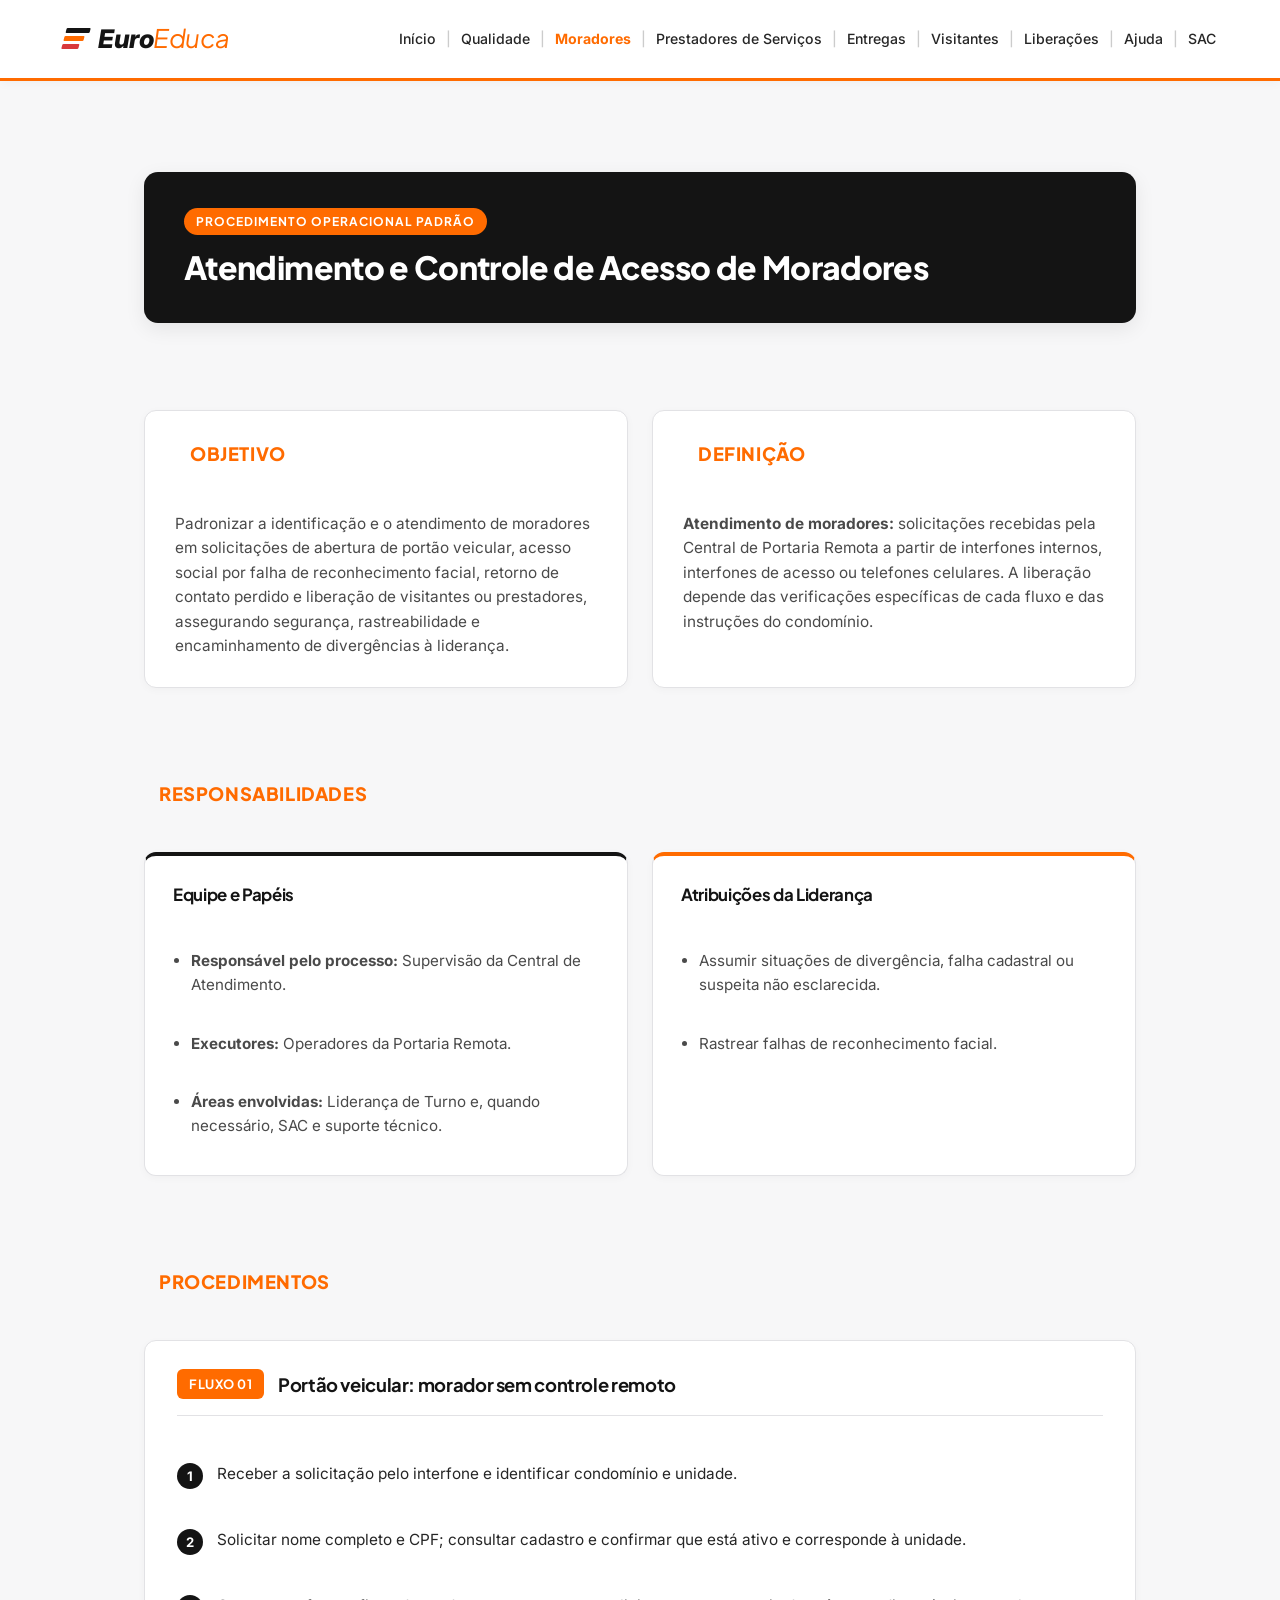
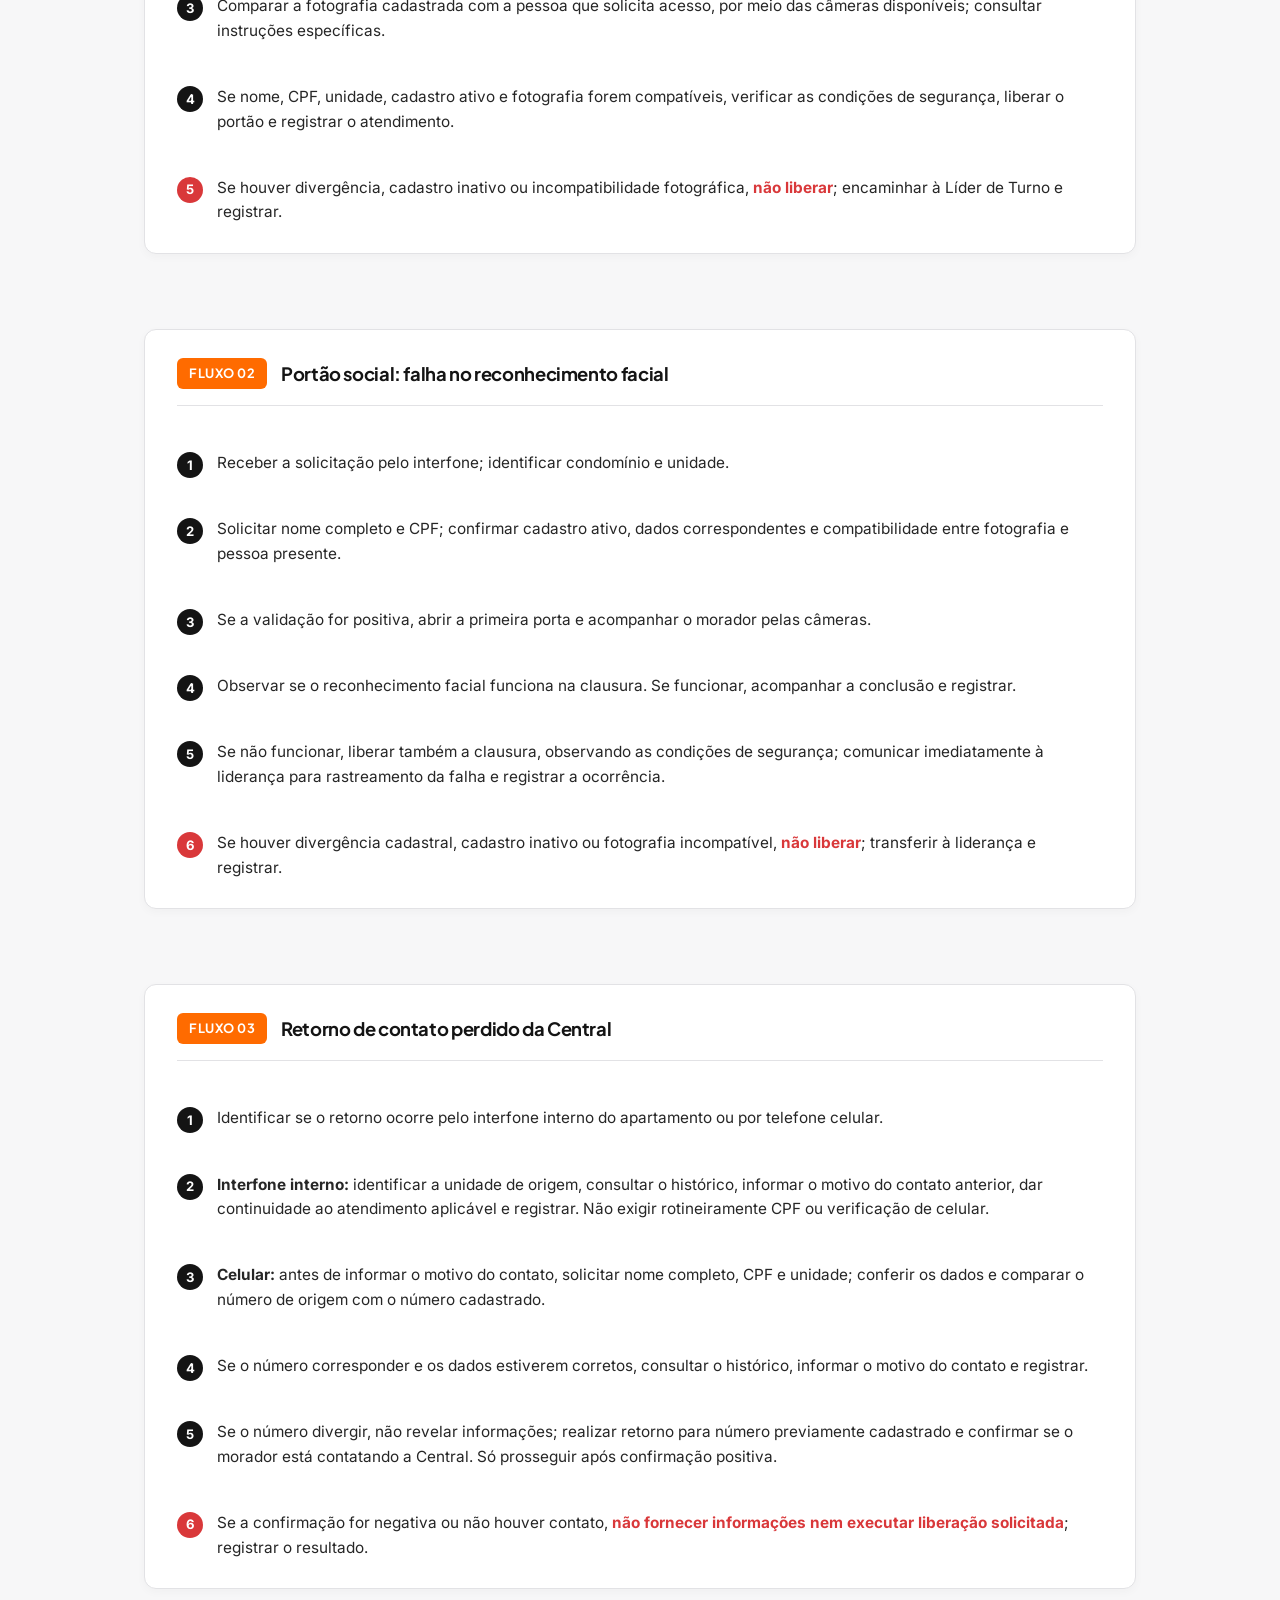
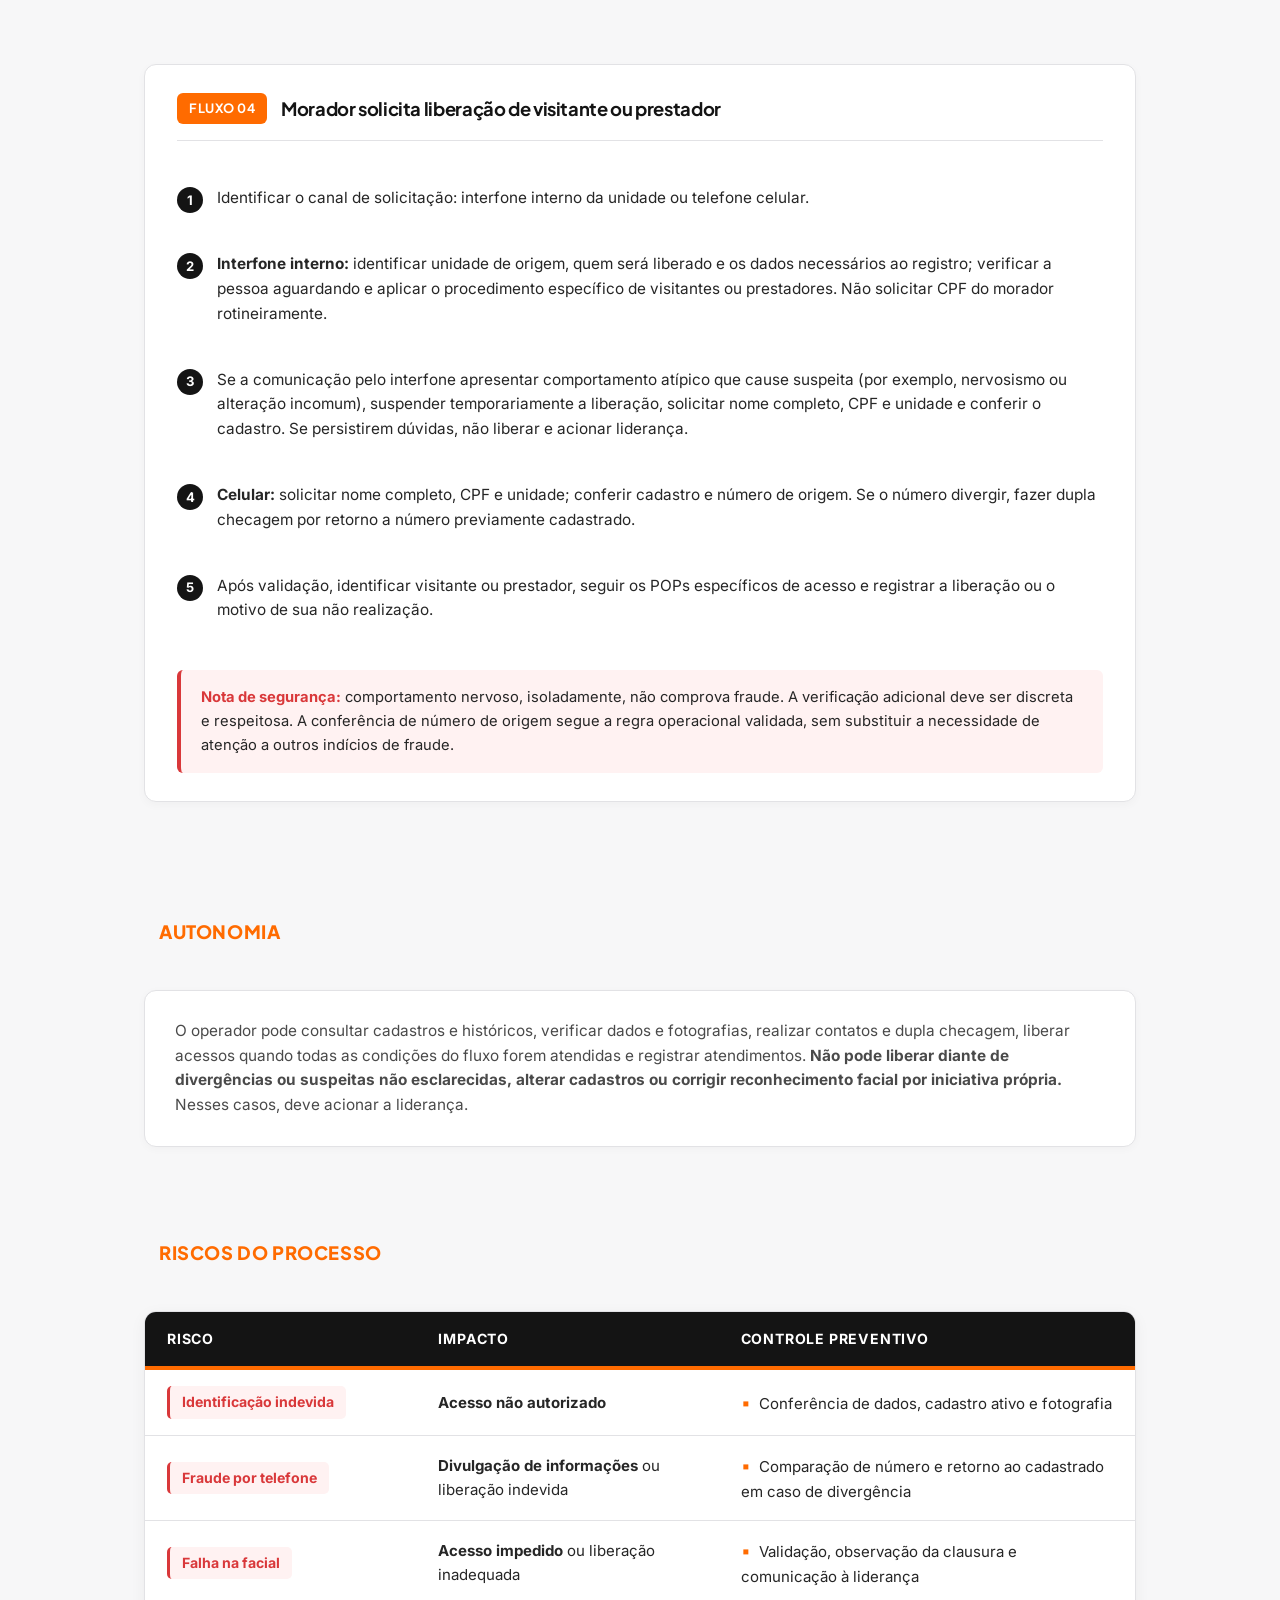
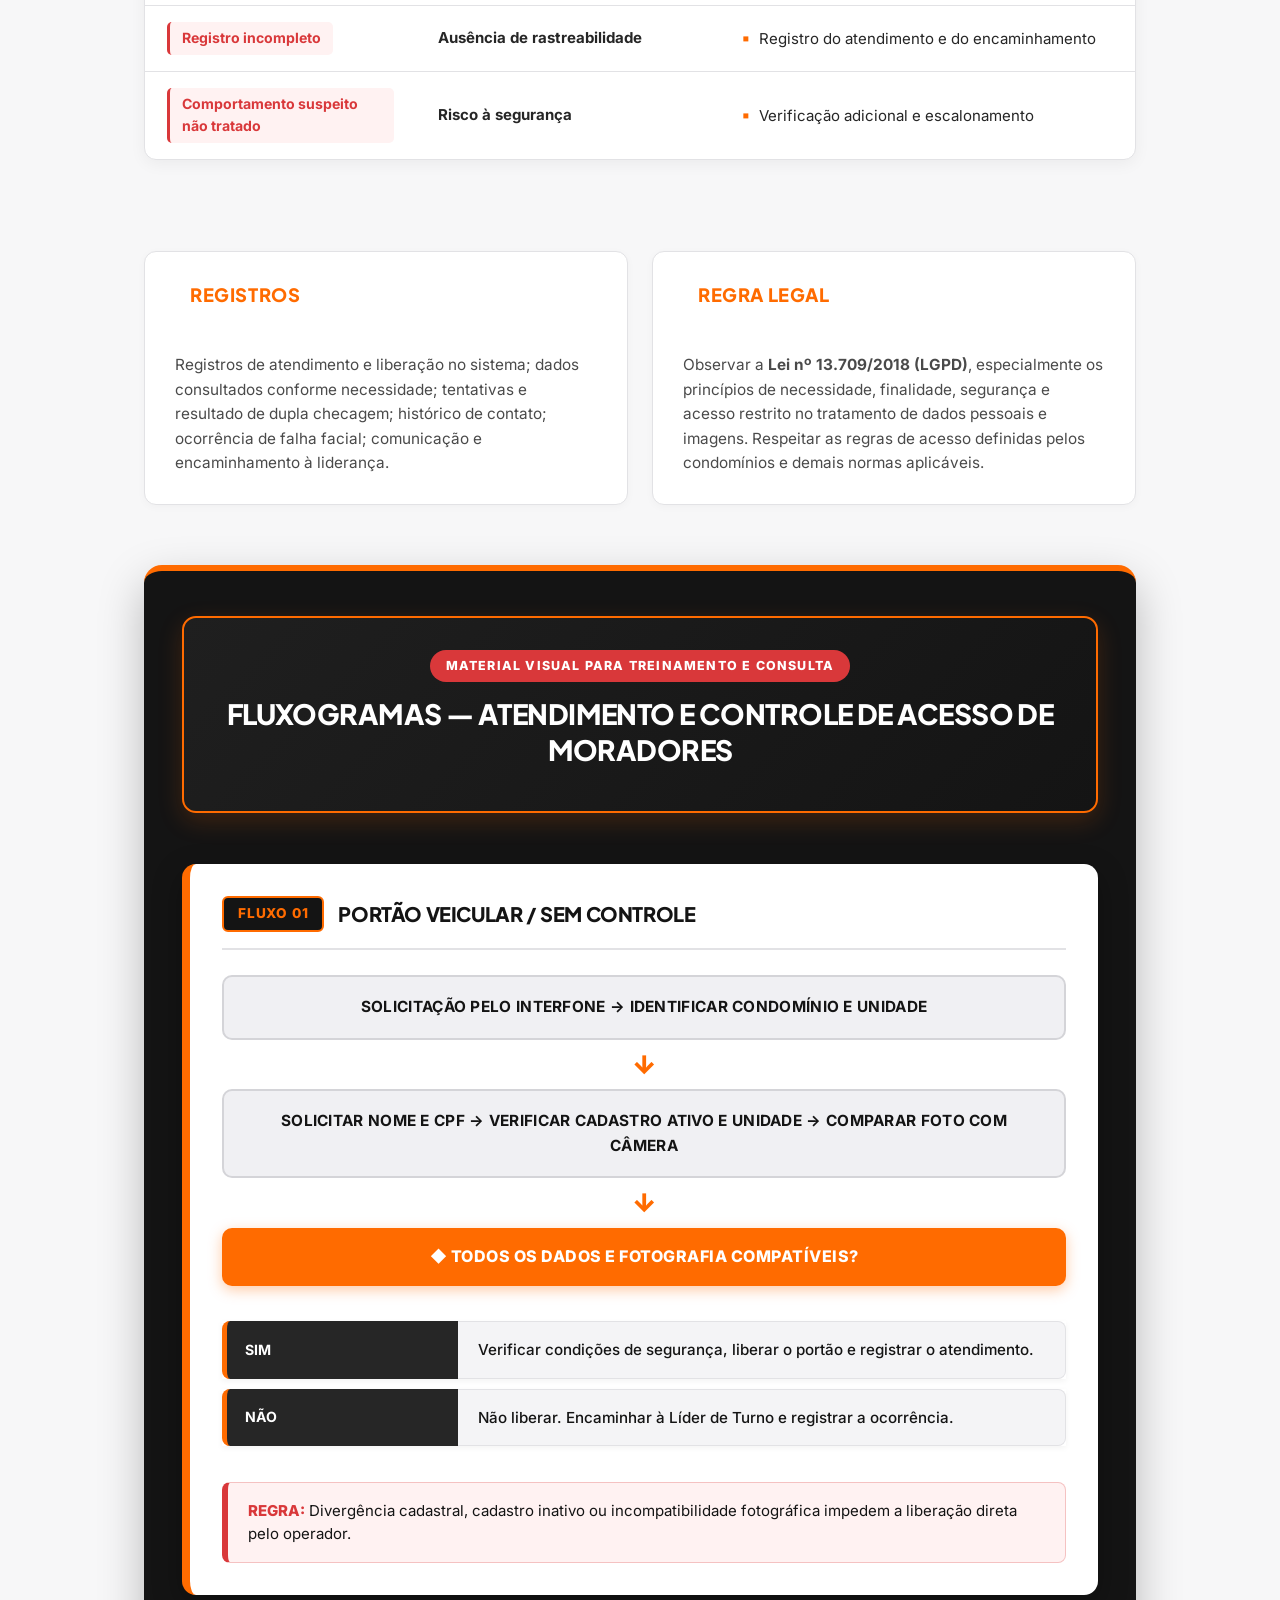
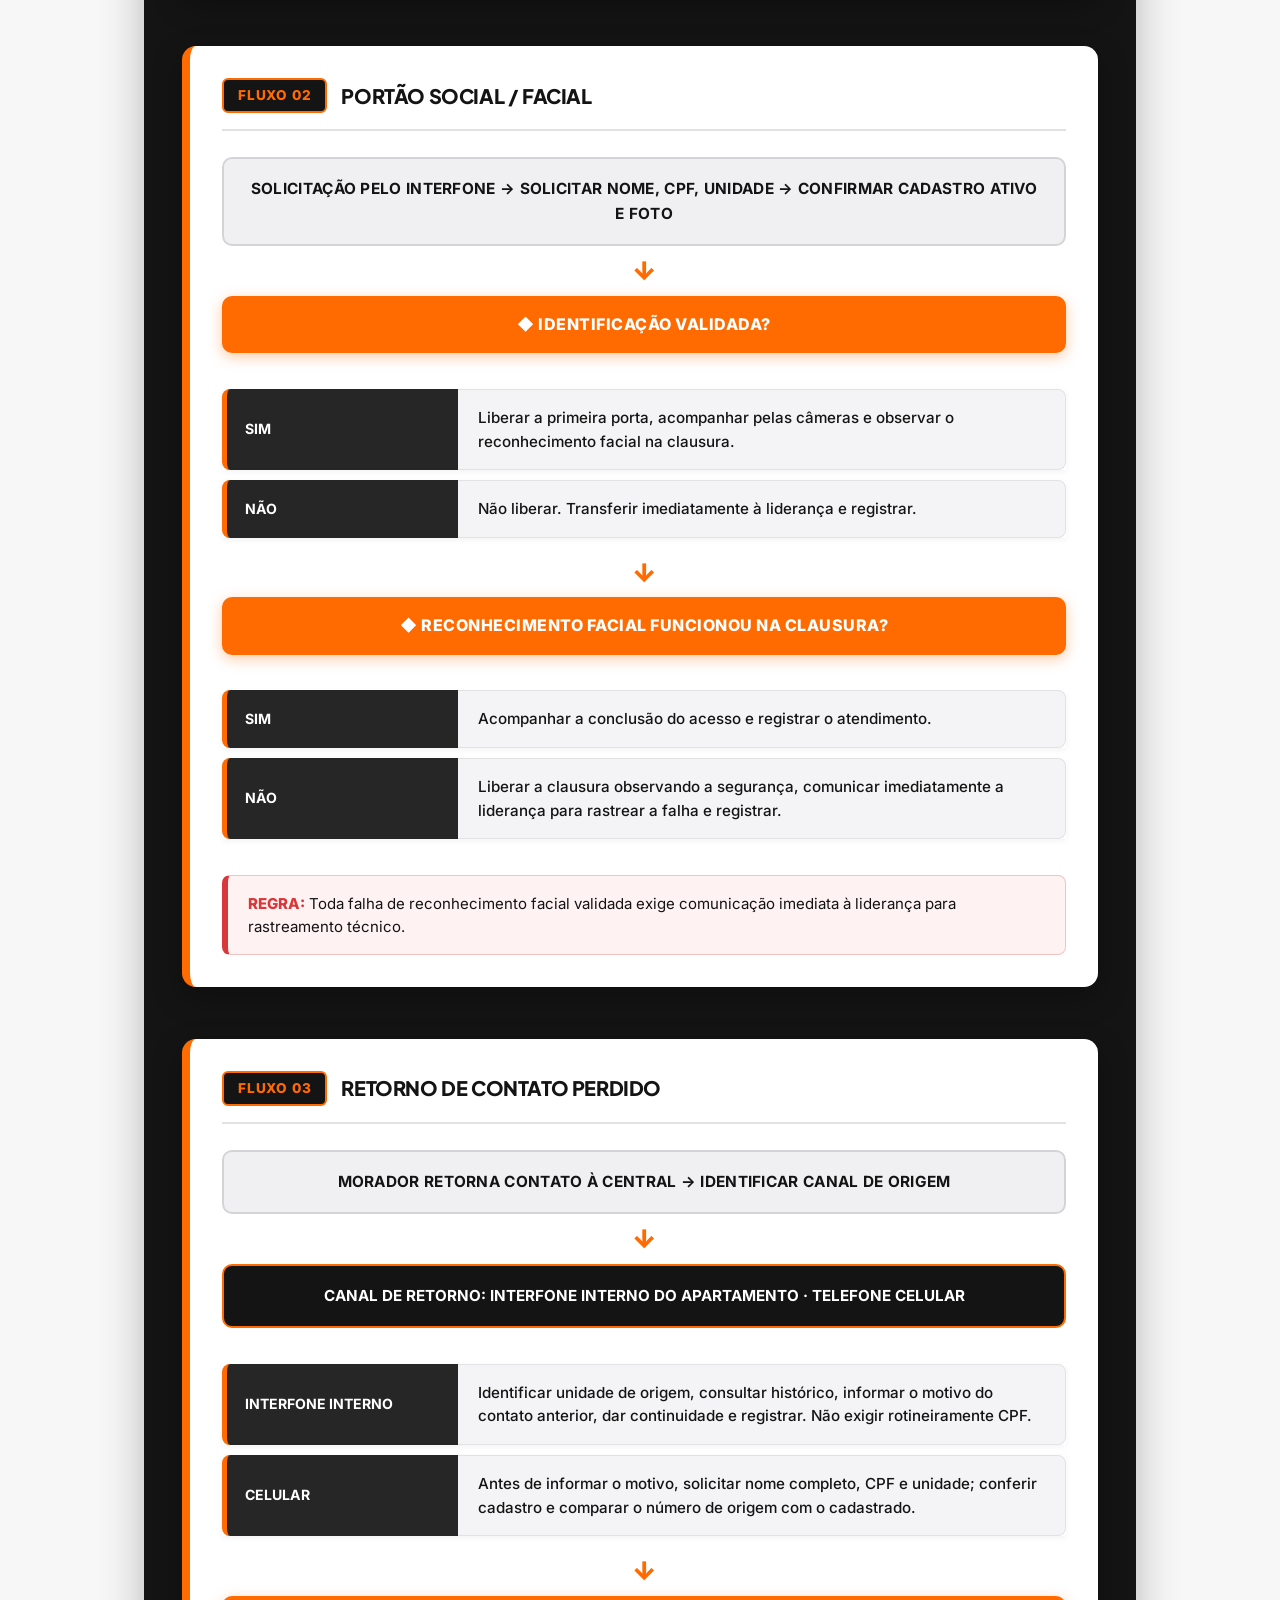
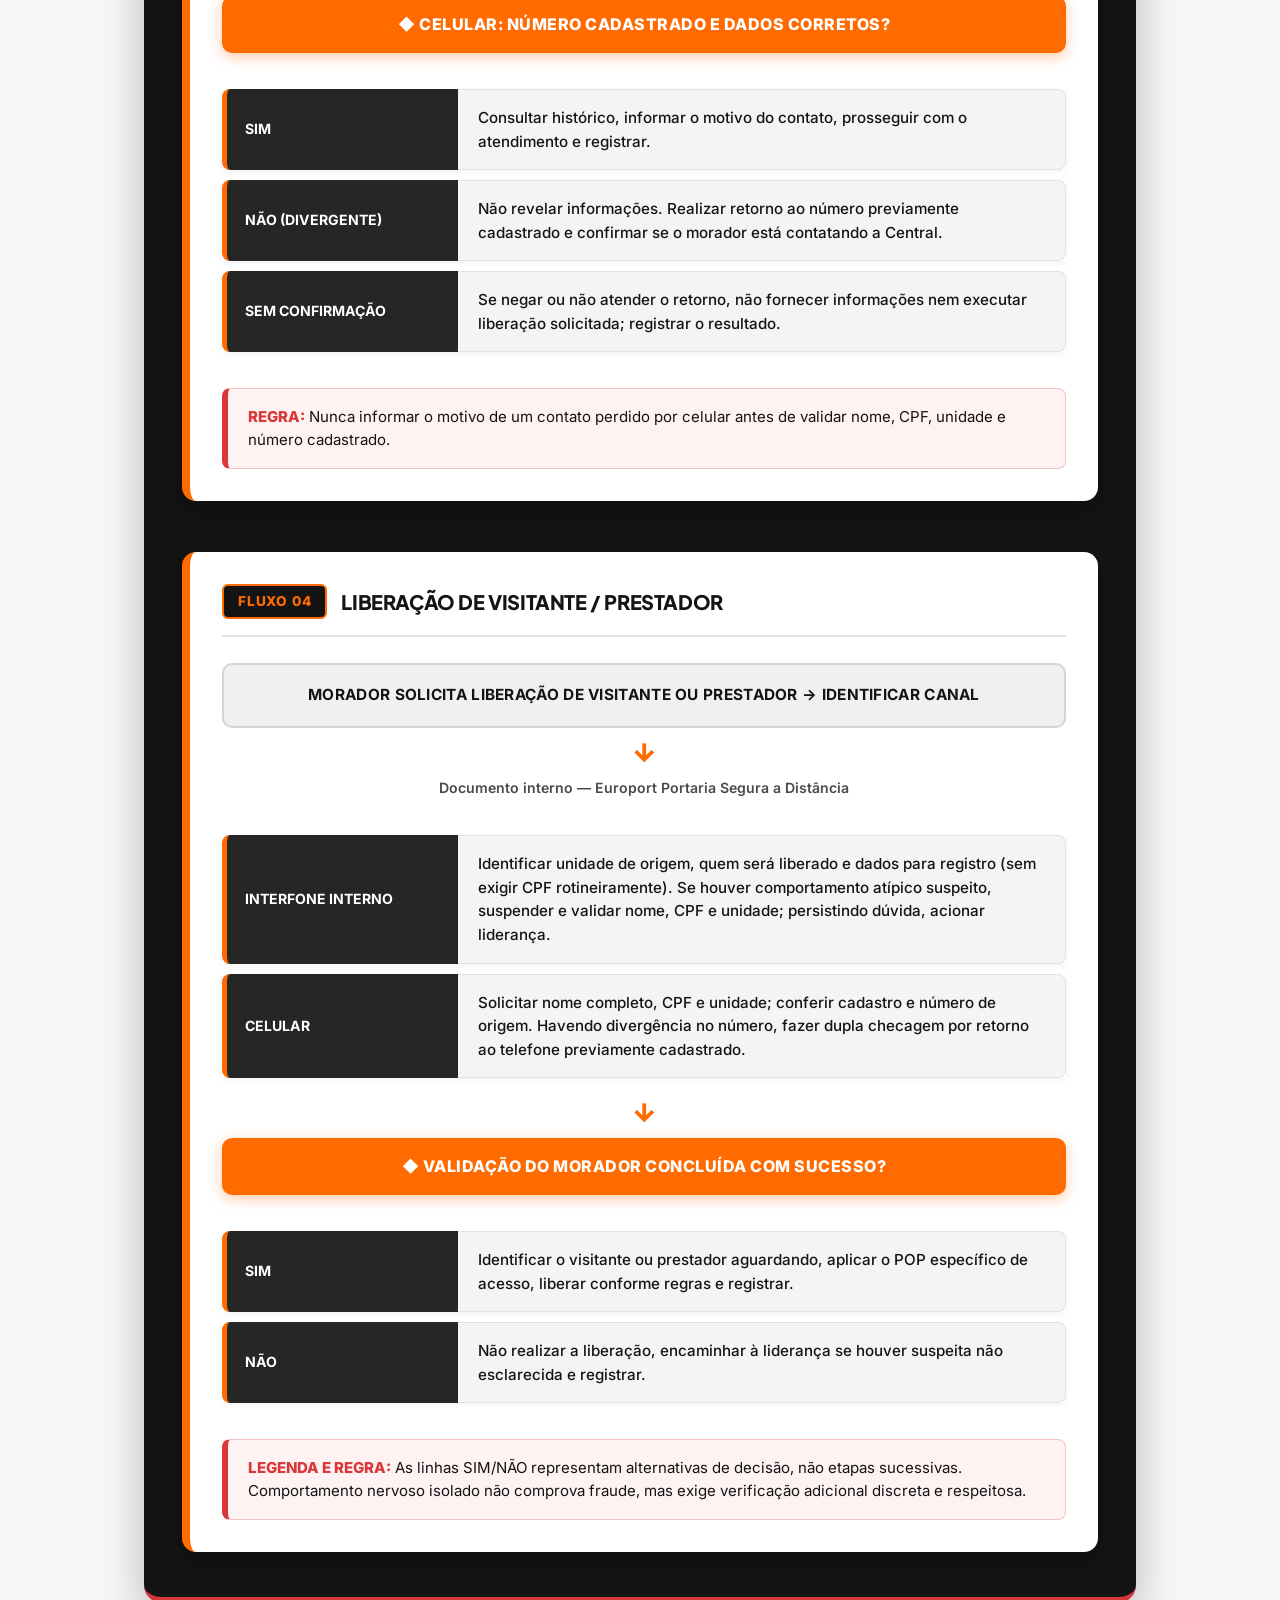
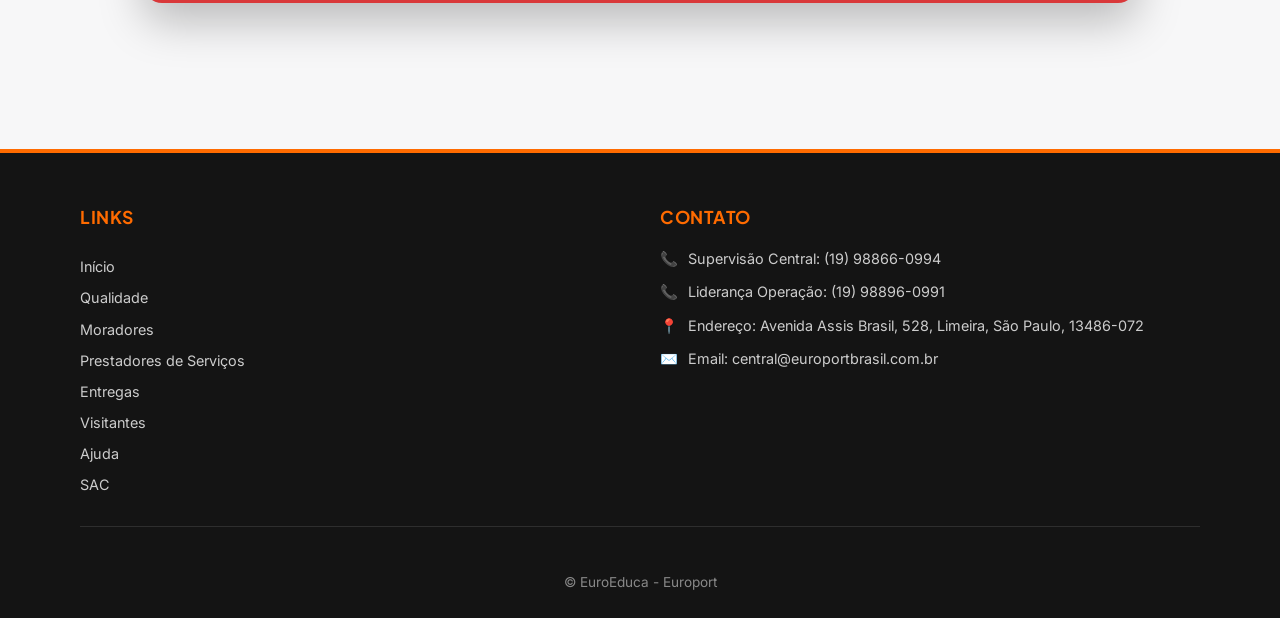
<file: EuroEduca/morador.html>
<!DOCTYPE html>
<html lang="pt-BR">
<head>
    <meta charset="UTF-8">
    <meta name="viewport" content="width=device-width, initial-scale=1.0">
    <title>EuroEduca - Atendimento e Controle de Acesso de Moradores</title>
    <link rel="stylesheet" href="moradores.css">
    <link rel="preconnect" href="https://fonts.googleapis.com">
    <link rel="preconnect" href="https://fonts.gstatic.com" crossorigin>
    <link href="https://fonts.googleapis.com/css2?family=Inter:wght@400;500;600;700&family=Plus+Jakarta+Sans:ital,wght@0,700;0,800;1,800&display=swap" rel="stylesheet">
    <link href="https://fonts.googleapis.com/css2?family=IBM+Plex+Sans:wght@400;500;600;700&family=Space+Grotesk:wght@700&display=swap" rel="stylesheet">
</head>
<body>

    <!-- CABEÇALHO -->
    <header>
        <nav>
            <a href="index.html" class="logo">
                <span class="logo-icone">
                    <span class="barra-preta"></span>
                    <span class="barra-laranja"></span>
                    <span class="barra-vermelha"></span>
                </span>
                <span class="logo-texto"><strong>Euro</strong>Educa</span>
            </a>

            <ul>
                <li><a href="index.html">Início</a></li>
                <li><a href="qualidade.html">Qualidade</a></li>
                <li><a href="morador.html" class="ativo">Moradores</a></li>
                <li><a href="prestador.html">Prestadores de Serviços</a></li>
                <li><a href="entregas.html">Entregas</a></li>
                <li><a href="visitante.html">Visitantes</a></li>
                <li><a href="liberacoes.html">Liberações</a></li>
                <li><a href="ajuda.html">Ajuda</a></li>
                <li><a href="sac.html">SAC</a></li>
            </ul>
        </nav>
    </header>

    <br><br>

    <!-- CONTEÚDO PRINCIPAL -->
    <main class="container">

        <!-- TÍTULO DO POP -->
        <div class="cabecalho-documento">
            <span class="tag-categoria">Procedimento Operacional Padrão</span>
            <h1>Atendimento e Controle de Acesso de Moradores</h1>
        </div>

        <br><br>

        <!-- OBJETIVO E DEFINIÇÃO -->
        <section class="grid-duplo">
            <article class="bloco-info">
                <h2 class="titulo-secao">Objetivo</h2>
                <br>
                <p>Padronizar a identificação e o atendimento de moradores em solicitações de abertura de portão veicular, acesso social por falha de reconhecimento facial, retorno de contato perdido e liberação de visitantes ou prestadores, assegurando segurança, rastreabilidade e encaminhamento de divergências à liderança.</p>
            </article>

            <article class="bloco-info">
                <h2 class="titulo-secao">Definição</h2>
                <br>
                <p><strong>Atendimento de moradores:</strong> solicitações recebidas pela Central de Portaria Remota a partir de interfones internos, interfones de acesso ou telefones celulares. A liberação depende das verificações específicas de cada fluxo e das instruções do condomínio.</p>
            </article>
        </section>

        <br><br>

        <!-- RESPONSABILIDADES -->
        <section class="secao">
            <h2 class="titulo-secao">Responsabilidades</h2>
            <br>
            <div class="grid-duplo">
                <div class="card-responsabilidade">
                    <h3>Equipe e Papéis</h3>
                    <br>
                    <ul>
                        <li><strong>Responsável pelo processo:</strong> Supervisão da Central de Atendimento.</li>
                        <br>
                        <li><strong>Executores:</strong> Operadores da Portaria Remota.</li>
                        <br>
                        <li><strong>Áreas envolvidas:</strong> Liderança de Turno e, quando necessário, SAC e suporte técnico.</li>
                    </ul>
                </div>

                <div class="card-responsabilidade destaque-lideranca">
                    <h3>Atribuições da Liderança</h3>
                    <br>
                    <ul>
                        <li>Assumir situações de divergência, falha cadastral ou suspeita não esclarecida.</li>
                        <br>
                        <li>Rastrear falhas de reconhecimento facial.</li>
                    </ul>
                </div>
            </div>
        </section>

        <br><br>

        <!-- PROCEDIMENTOS -->
        <section class="secao">
            <h2 class="titulo-secao">Procedimentos</h2>
            <br>

            <!-- Fluxo 01 -->
            <div class="card-fluxo">
                <div class="fluxo-header">
                    <span class="fluxo-badge">Fluxo 01</span>
                    <h3>Portão veicular: morador sem controle remoto</h3>
                </div>
                <br>
                <ol class="lista-passos">
                    <li>Receber a solicitação pelo interfone e identificar condomínio e unidade.</li>
                    <br>
                    <li>Solicitar nome completo e CPF; consultar cadastro e confirmar que está ativo e corresponde à unidade.</li>
                    <br>
                    <li>Comparar a fotografia cadastrada com a pessoa que solicita acesso, por meio das câmeras disponíveis; consultar instruções específicas.</li>
                    <br>
                    <li>Se nome, CPF, unidade, cadastro ativo e fotografia forem compatíveis, verificar as condições de segurança, liberar o portão e registrar o atendimento.</li>
                    <br>
                    <li class="passo-alerta">Se houver divergência, cadastro inativo ou incompatibilidade fotográfica, <strong>não liberar</strong>; encaminhar à Líder de Turno e registrar.</li>
                </ol>
            </div>

            <br><br>

            <!-- Fluxo 02 -->
            <div class="card-fluxo">
                <div class="fluxo-header">
                    <span class="fluxo-badge">Fluxo 02</span>
                    <h3>Portão social: falha no reconhecimento facial</h3>
                </div>
                <br>
                <ol class="lista-passos">
                    <li>Receber a solicitação pelo interfone; identificar condomínio e unidade.</li>
                    <br>
                    <li>Solicitar nome completo e CPF; confirmar cadastro ativo, dados correspondentes e compatibilidade entre fotografia e pessoa presente.</li>
                    <br>
                    <li>Se a validação for positiva, abrir a primeira porta e acompanhar o morador pelas câmeras.</li>
                    <br>
                    <li>Observar se o reconhecimento facial funciona na clausura. Se funcionar, acompanhar a conclusão e registrar.</li>
                    <br>
                    <li>Se não funcionar, liberar também a clausura, observando as condições de segurança; comunicar imediatamente à liderança para rastreamento da falha e registrar a ocorrência.</li>
                    <br>
                    <li class="passo-alerta">Se houver divergência cadastral, cadastro inativo ou fotografia incompatível, <strong>não liberar</strong>; transferir à liderança e registrar.</li>
                </ol>
            </div>

            <br><br>

            <!-- Fluxo 03 -->
            <div class="card-fluxo">
                <div class="fluxo-header">
                    <span class="fluxo-badge">Fluxo 03</span>
                    <h3>Retorno de contato perdido da Central</h3>
                </div>
                <br>
                <ol class="lista-passos">
                    <li>Identificar se o retorno ocorre pelo interfone interno do apartamento ou por telefone celular.</li>
                    <br>
                    <li><strong>Interfone interno:</strong> identificar a unidade de origem, consultar o histórico, informar o motivo do contato anterior, dar continuidade ao atendimento aplicável e registrar. Não exigir rotineiramente CPF ou verificação de celular.</li>
                    <br>
                    <li><strong>Celular:</strong> antes de informar o motivo do contato, solicitar nome completo, CPF e unidade; conferir os dados e comparar o número de origem com o número cadastrado.</li>
                    <br>
                    <li>Se o número corresponder e os dados estiverem corretos, consultar o histórico, informar o motivo do contato e registrar.</li>
                    <br>
                    <li>Se o número divergir, não revelar informações; realizar retorno para número previamente cadastrado e confirmar se o morador está contatando a Central. Só prosseguir após confirmação positiva.</li>
                    <br>
                    <li class="passo-alerta">Se a confirmação for negativa ou não houver contato, <strong>não fornecer informações nem executar liberação solicitada</strong>; registrar o resultado.</li>
                </ol>
            </div>

            <br><br>

            <!-- Fluxo 04 -->
            <div class="card-fluxo">
                <div class="fluxo-header">
                    <span class="fluxo-badge">Fluxo 04</span>
                    <h3>Morador solicita liberação de visitante ou prestador</h3>
                </div>
                <br>
                <ol class="lista-passos">
                    <li>Identificar o canal de solicitação: interfone interno da unidade ou telefone celular.</li>
                    <br>
                    <li><strong>Interfone interno:</strong> identificar unidade de origem, quem será liberado e os dados necessários ao registro; verificar a pessoa aguardando e aplicar o procedimento específico de visitantes ou prestadores. Não solicitar CPF do morador rotineiramente.</li>
                    <br>
                    <li>Se a comunicação pelo interfone apresentar comportamento atípico que cause suspeita (por exemplo, nervosismo ou alteração incomum), suspender temporariamente a liberação, solicitar nome completo, CPF e unidade e conferir o cadastro. Se persistirem dúvidas, não liberar e acionar liderança.</li>
                    <br>
                    <li><strong>Celular:</strong> solicitar nome completo, CPF e unidade; conferir cadastro e número de origem. Se o número divergir, fazer dupla checagem por retorno a número previamente cadastrado.</li>
                    <br>
                    <li>Após validação, identificar visitante ou prestador, seguir os POPs específicos de acesso e registrar a liberação ou o motivo de sua não realização.</li>
                </ol>
                <br>
                <div class="nota-seguranca">
                    <strong>Nota de segurança:</strong> comportamento nervoso, isoladamente, não comprova fraude. A verificação adicional deve ser discreta e respeitosa. A conferência de número de origem segue a regra operacional validada, sem substituir a necessidade de atenção a outros indícios de fraude.
                </div>
            </div>
        </section>

        <br><br>

        <!-- AUTONOMIA -->
        <section class="secao">
            <h2 class="titulo-secao">Autonomia</h2>
            <br>
            <div class="bloco-info">
                <p>O operador pode consultar cadastros e históricos, verificar dados e fotografias, realizar contatos e dupla checagem, liberar acessos quando todas as condições do fluxo forem atendidas e registrar atendimentos. <strong>Não pode liberar diante de divergências ou suspeitas não esclarecidas, alterar cadastros ou corrigir reconhecimento facial por iniciativa própria.</strong> Nesses casos, deve acionar a liderança.</p>
            </div>
        </section>

        <br><br>

        <!-- RISCOS DO PROCESSO -->
        <section class="secao">
            <h2 class="titulo-secao">Riscos do Processo</h2>
            <br>
            <div class="tabela-wrapper">
                <table class="tabela-riscos">
                    <thead>
                        <tr>
                            <th>Risco</th>
                            <th>Impacto</th>
                            <th>Controle Preventivo</th>
                        </tr>
                    </thead>
                    <tbody>
                        <tr>
                            <td><span class="badge-risco">Identificação indevida</span></td>
                            <td><strong>Acesso não autorizado</strong></td>
                            <td>Conferência de dados, cadastro ativo e fotografia</td>
                        </tr>
                        <tr>
                            <td><span class="badge-risco">Fraude por telefone</span></td>
                            <td><strong>Divulgação de informações</strong> ou liberação indevida</td>
                            <td>Comparação de número e retorno ao cadastrado em caso de divergência</td>
                        </tr>
                        <tr>
                            <td><span class="badge-risco">Falha na facial</span></td>
                            <td><strong>Acesso impedido</strong> ou liberação inadequada</td>
                            <td>Validação, observação da clausura e comunicação à liderança</td>
                        </tr>
                        <tr>
                            <td><span class="badge-risco">Registro incompleto</span></td>
                            <td><strong>Ausência de rastreabilidade</strong></td>
                            <td>Registro do atendimento e do encaminhamento</td>
                        </tr>
                        <tr>
                            <td><span class="badge-risco">Comportamento suspeito não tratado</span></td>
                            <td><strong>Risco à segurança</strong></td>
                            <td>Verificação adicional e escalonamento</td>
                        </tr>
                    </tbody>
                </table>
            </div>
        </section>

        <br><br>

        <!-- REGISTROS E REGRA LEGAL -->
        <section class="grid-duplo secao">
            <article class="bloco-info">
                <h2 class="titulo-secao">Registros</h2>
                <br>
                <p>Registros de atendimento e liberação no sistema; dados consultados conforme necessidade; tentativas e resultado de dupla checagem; histórico de contato; ocorrência de falha facial; comunicação e encaminhamento à liderança.</p>
            </article>

            <article class="bloco-info">
                <h2 class="titulo-secao">Regra Legal</h2>
                <br>
                <p>Observar a <strong>Lei nº 13.709/2018 (LGPD)</strong>, especialmente os princípios de necessidade, finalidade, segurança e acesso restrito no tratamento de dados pessoais e imagens. Respeitar as regras de acesso definidas pelos condomínios e demais normas aplicáveis.</p>
            </article>
        </section>

        <!-- =========================================================
             SEÇÃO EM DESTAQUE: FLUXOGRAMAS (MORADORES)
             ========================================================= -->
        <section class="secao-fluxogramas-destaque">

            <!-- CABEÇALHO PRINCIPAL DOS FLUXOGRAMAS -->
            <div class="fluxograma-banner-principal">
                <span class="badge-material-visual">Material Visual para Treinamento e Consulta</span>
                <h2>FLUXOGRAMAS — ATENDIMENTO E CONTROLE DE ACESSO DE MORADORES</h2>
            </div>

            <br><br>

            <!-- FLUXO 01 — PORTÃO VEICULAR / SEM CONTROLE -->
            <div class="bloco-fluxograma">
                <div class="fluxograma-titulo-barra">
                    <span class="numero-fluxo">FLUXO 01</span>
                    <h3>PORTÃO VEICULAR / SEM CONTROLE</h3>
                </div>
                <br>

                <div class="caixa-etapa">
                    SOLICITAÇÃO PELO INTERFONE → IDENTIFICAR CONDOMÍNIO E UNIDADE
                </div>

                <div class="seta-fluxo">↓</div>

                <div class="caixa-etapa">
                    SOLICITAR NOME E CPF → VERIFICAR CADASTRO ATIVO E UNIDADE → COMPARAR FOTO COM CÂMERA
                </div>

                <div class="seta-fluxo">↓</div>

                <div class="caixa-decisao">
                    ◆ TODOS OS DADOS E FOTOGRAFIA COMPATÍVEIS?
                </div>

                <br>

                <table class="tabela-fluxograma">
                    <tbody>
                        <tr>
                            <td class="col-condicao">SIM</td>
                            <td class="col-acao">Verificar condições de segurança, liberar o portão e registrar o atendimento.</td>
                        </tr>
                        <tr>
                            <td class="col-condicao">NÃO</td>
                            <td class="col-acao">Não liberar. Encaminhar à Líder de Turno e registrar a ocorrência.</td>
                        </tr>
                    </tbody>
                </table>

                <br>

                <div class="caixa-regra-alerta">
                    <strong>REGRA:</strong> Divergência cadastral, cadastro inativo ou incompatibilidade fotográfica impedem a liberação direta pelo operador.
                </div>
            </div>

            <br><br>

            <!-- FLUXO 02 — PORTÃO SOCIAL / FACIAL -->
            <div class="bloco-fluxograma">
                <div class="fluxograma-titulo-barra">
                    <span class="numero-fluxo">FLUXO 02</span>
                    <h3>PORTÃO SOCIAL / FACIAL</h3>
                </div>
                <br>

                <div class="caixa-etapa">
                    SOLICITAÇÃO PELO INTERFONE → SOLICITAR NOME, CPF, UNIDADE → CONFIRMAR CADASTRO ATIVO E FOTO
                </div>

                <div class="seta-fluxo">↓</div>

                <div class="caixa-decisao">
                    ◆ IDENTIFICAÇÃO VALIDADA?
                </div>

                <br>

                <table class="tabela-fluxograma">
                    <tbody>
                        <tr>
                            <td class="col-condicao">SIM</td>
                            <td class="col-acao">Liberar a primeira porta, acompanhar pelas câmeras e observar o reconhecimento facial na clausura.</td>
                        </tr>
                        <tr>
                            <td class="col-condicao">NÃO</td>
                            <td class="col-acao">Não liberar. Transferir imediatamente à liderança e registrar.</td>
                        </tr>
                    </tbody>
                </table>

                <div class="seta-fluxo">↓</div>

                <div class="caixa-decisao">
                    ◆ RECONHECIMENTO FACIAL FUNCIONOU NA CLAUSURA?
                </div>

                <br>

                <table class="tabela-fluxograma">
                    <tbody>
                        <tr>
                            <td class="col-condicao">SIM</td>
                            <td class="col-acao">Acompanhar a conclusão do acesso e registrar o atendimento.</td>
                        </tr>
                        <tr>
                            <td class="col-condicao">NÃO</td>
                            <td class="col-acao">Liberar a clausura observando a segurança, comunicar imediatamente a liderança para rastrear a falha e registrar.</td>
                        </tr>
                    </tbody>
                </table>

                <br>

                <div class="caixa-regra-alerta">
                    <strong>REGRA:</strong> Toda falha de reconhecimento facial validada exige comunicação imediata à liderança para rastreamento técnico.
                </div>
            </div>

            <br><br>

            <!-- FLUXO 03 — RETORNO DE CONTATO PERDIDO -->
            <div class="bloco-fluxograma">
                <div class="fluxograma-titulo-barra">
                    <span class="numero-fluxo">FLUXO 03</span>
                    <h3>RETORNO DE CONTATO PERDIDO</h3>
                </div>
                <br>

                <div class="caixa-etapa">
                    MORADOR RETORNA CONTATO À CENTRAL → IDENTIFICAR CANAL DE ORIGEM
                </div>

                <div class="seta-fluxo">↓</div>

                <div class="caixa-classificacao">
                    CANAL DE RETORNO: INTERFONE INTERNO DO APARTAMENTO · TELEFONE CELULAR
                </div>

                <br>

                <table class="tabela-fluxograma">
                    <tbody>
                        <tr>
                            <td class="col-condicao">INTERFONE INTERNO</td>
                            <td class="col-acao">Identificar unidade de origem, consultar histórico, informar o motivo do contato anterior, dar continuidade e registrar. Não exigir rotineiramente CPF.</td>
                        </tr>
                        <tr>
                            <td class="col-condicao">CELULAR</td>
                            <td class="col-acao">Antes de informar o motivo, solicitar nome completo, CPF e unidade; conferir cadastro e comparar o número de origem com o cadastrado.</td>
                        </tr>
                    </tbody>
                </table>

                <div class="seta-fluxo">↓</div>

                <div class="caixa-decisao">
                    ◆ CELULAR: NÚMERO CADASTRADO E DADOS CORRETOS?
                </div>

                <br>

                <table class="tabela-fluxograma">
                    <tbody>
                        <tr>
                            <td class="col-condicao">SIM</td>
                            <td class="col-acao">Consultar histórico, informar o motivo do contato, prosseguir com o atendimento e registrar.</td>
                        </tr>
                        <tr>
                            <td class="col-condicao">NÃO (DIVERGENTE)</td>
                            <td class="col-acao">Não revelar informações. Realizar retorno ao número previamente cadastrado e confirmar se o morador está contatando a Central.</td>
                        </tr>
                        <tr>
                            <td class="col-condicao">SEM CONFIRMAÇÃO</td>
                            <td class="col-acao">Se negar ou não atender o retorno, não fornecer informações nem executar liberação solicitada; registrar o resultado.</td>
                        </tr>
                    </tbody>
                </table>

                <br>

                <div class="caixa-regra-alerta">
                    <strong>REGRA:</strong> Nunca informar o motivo de um contato perdido por celular antes de validar nome, CPF, unidade e número cadastrado.
                </div>
            </div>

            <br><br>

            <!-- FLUXO 04 — LIBERAÇÃO DE VISITANTE / PRESTADOR -->
            <div class="bloco-fluxograma">
                <div class="fluxograma-titulo-barra">
                    <span class="numero-fluxo">FLUXO 04</span>
                    <h3>LIBERAÇÃO DE VISITANTE / PRESTADOR</h3>
                </div>
                <br>

                <div class="caixa-etapa">
                    MORADOR SOLICITA LIBERAÇÃO DE VISITANTE OU PRESTADOR → IDENTIFICAR CANAL
                </div>

                <div class="seta-fluxo">↓</div>

                <p class="nota-documento-interno">Documento interno — Europort Portaria Segura a Distância</p>

                <br>

                <table class="tabela-fluxograma">
                    <tbody>
                        <tr>
                            <td class="col-condicao">INTERFONE INTERNO</td>
                            <td class="col-acao">Identificar unidade de origem, quem será liberado e dados para registro (sem exigir CPF rotineiramente). Se houver comportamento atípico suspeito, suspender e validar nome, CPF e unidade; persistindo dúvida, acionar liderança.</td>
                        </tr>
                        <tr>
                            <td class="col-condicao">CELULAR</td>
                            <td class="col-acao">Solicitar nome completo, CPF e unidade; conferir cadastro e número de origem. Havendo divergência no número, fazer dupla checagem por retorno ao telefone previamente cadastrado.</td>
                        </tr>
                    </tbody>
                </table>

                <div class="seta-fluxo">↓</div>

                <div class="caixa-decisao">
                    ◆ VALIDAÇÃO DO MORADOR CONCLUÍDA COM SUCESSO?
                </div>

                <br>

                <table class="tabela-fluxograma">
                    <tbody>
                        <tr>
                            <td class="col-condicao">SIM</td>
                            <td class="col-acao">Identificar o visitante ou prestador aguardando, aplicar o POP específico de acesso, liberar conforme regras e registrar.</td>
                        </tr>
                        <tr>
                            <td class="col-condicao">NÃO</td>
                            <td class="col-acao">Não realizar a liberação, encaminhar à liderança se houver suspeita não esclarecida e registrar.</td>
                        </tr>
                    </tbody>
                </table>

                <br>

                <div class="caixa-regra-alerta">
                    <strong>LEGENDA E REGRA:</strong> As linhas SIM/NÃO representam alternativas de decisão, não etapas sucessivas. Comportamento nervoso isolado não comprova fraude, mas exige verificação adicional discreta e respeitosa.
                </div>
            </div>

        </section>

    </main>

    <br><br><br>

    <!-- RODAPÉ -->
    <footer>
        <div class="footer-container">
            <div class="footer-links">
                <h3>Links</h3>
                <a href="index.html">Início</a>
                <a href="qualidade.html">Qualidade</a>
                <a href="moradores.html">Moradores</a>
                <a href="prestador.html">Prestadores de Serviços</a>
                <a href="entregas.html">Entregas</a>
                <a href="visitantes.html">Visitantes</a>
                
                <a href="ajuda.html">Ajuda</a>
                <a href="sac.html">SAC</a>
            </div>

            <div class="footer-contato">
                <h3>Contato</h3>
                <p><span class="icone-detalhe">📞</span> Supervisão Central: (19) 98866-0994</p>
                <p><span class="icone-detalhe">📞</span> Liderança Operação: (19) 98896-0991</p>
                <p><span class="icone-detalhe">📍</span> Endereço: Avenida Assis Brasil, 528, Limeira, São Paulo, 13486-072</p>
                <p><span class="icone-detalhe">✉️</span> Email: central@europortbrasil.com.br</p>
            </div>
        </div>
        <br>
        <div class="footer-copy">
            <p>&copy; EuroEduca - Europort</p>
        </div>
    </footer>

</body>
</html>
</file>
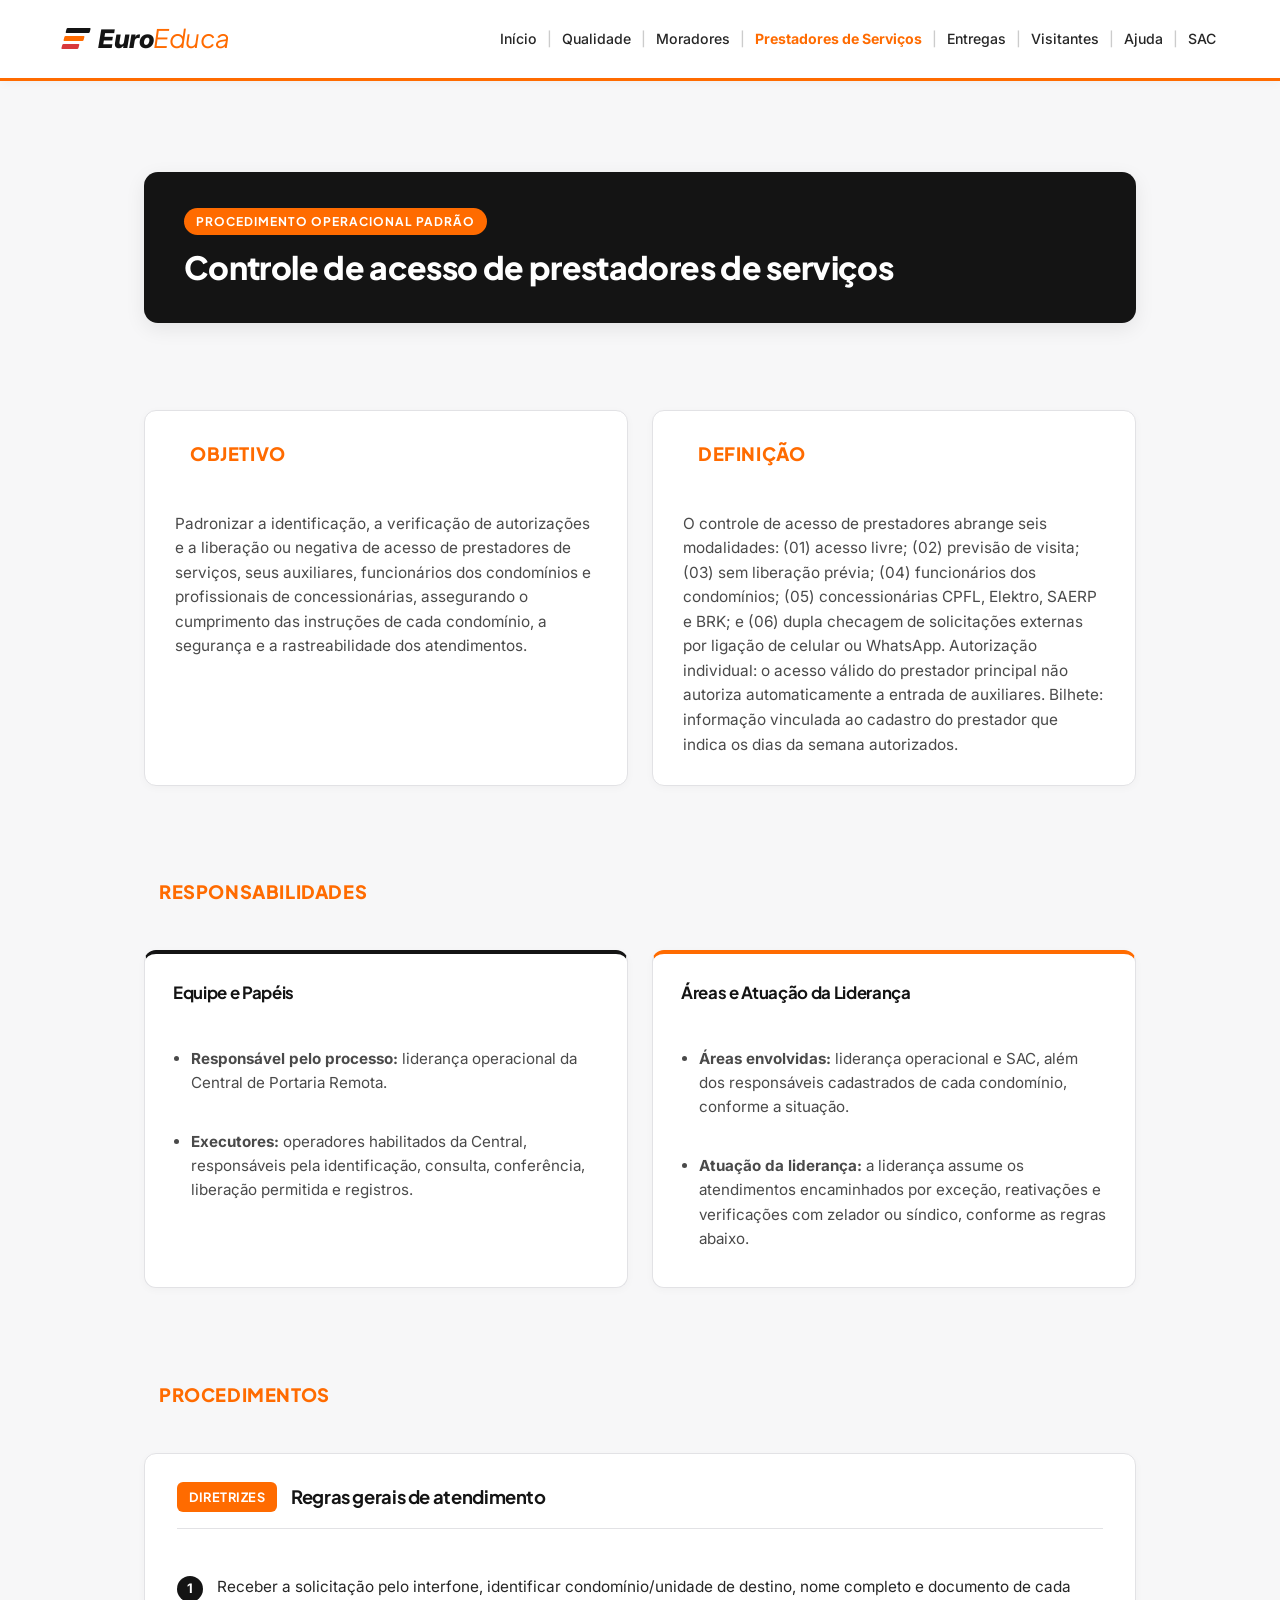
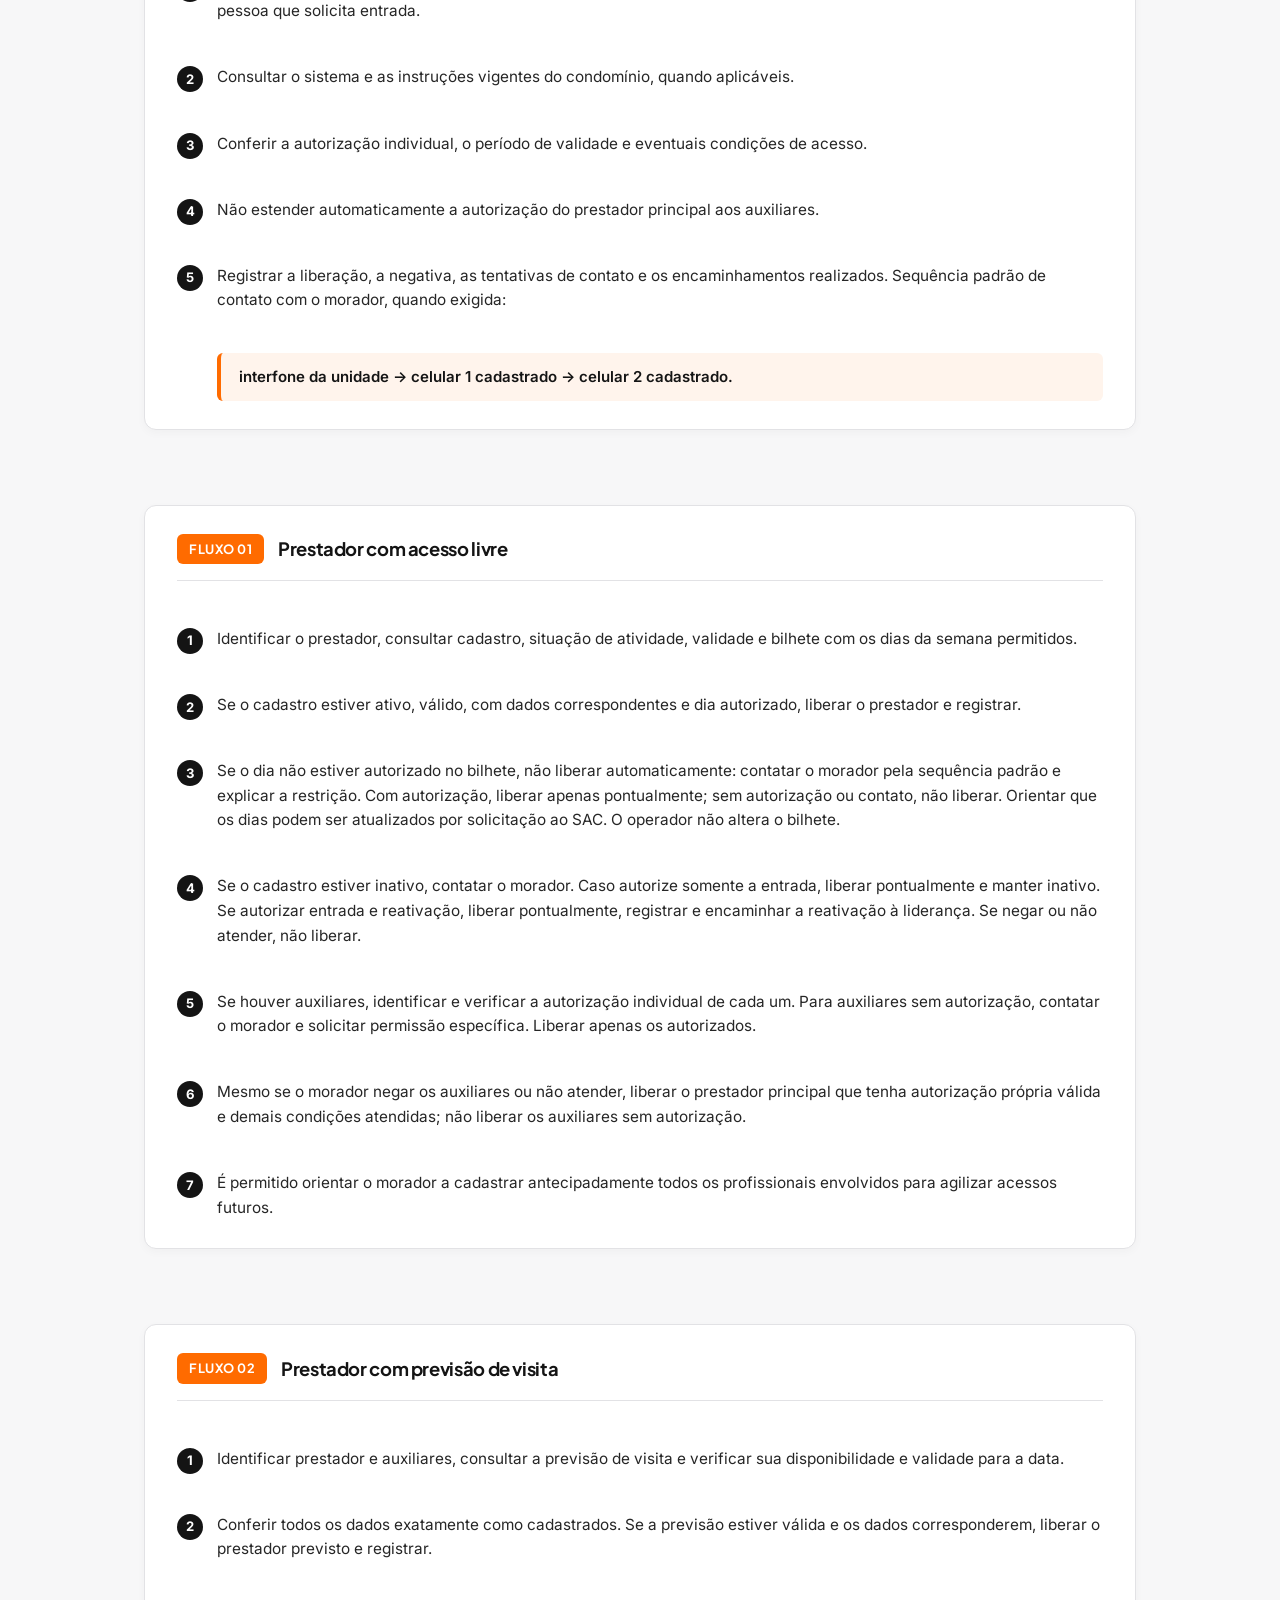
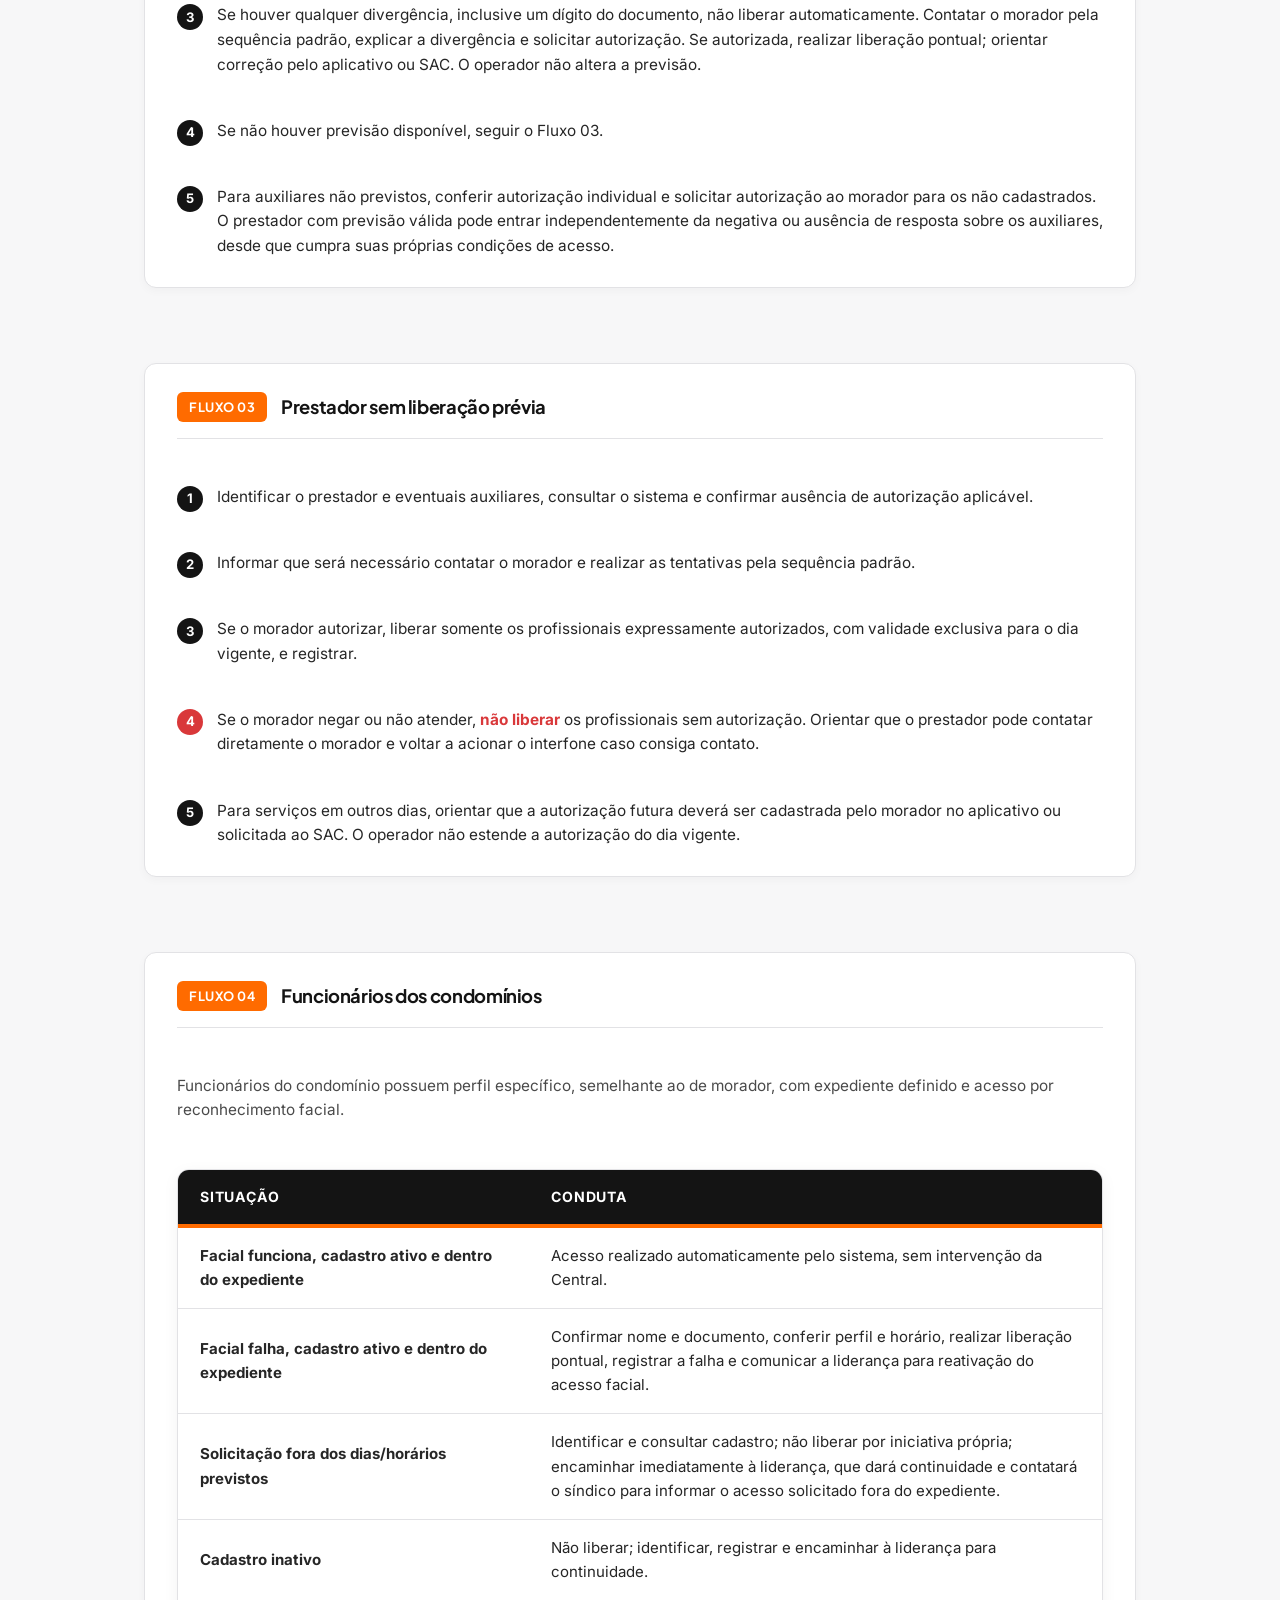
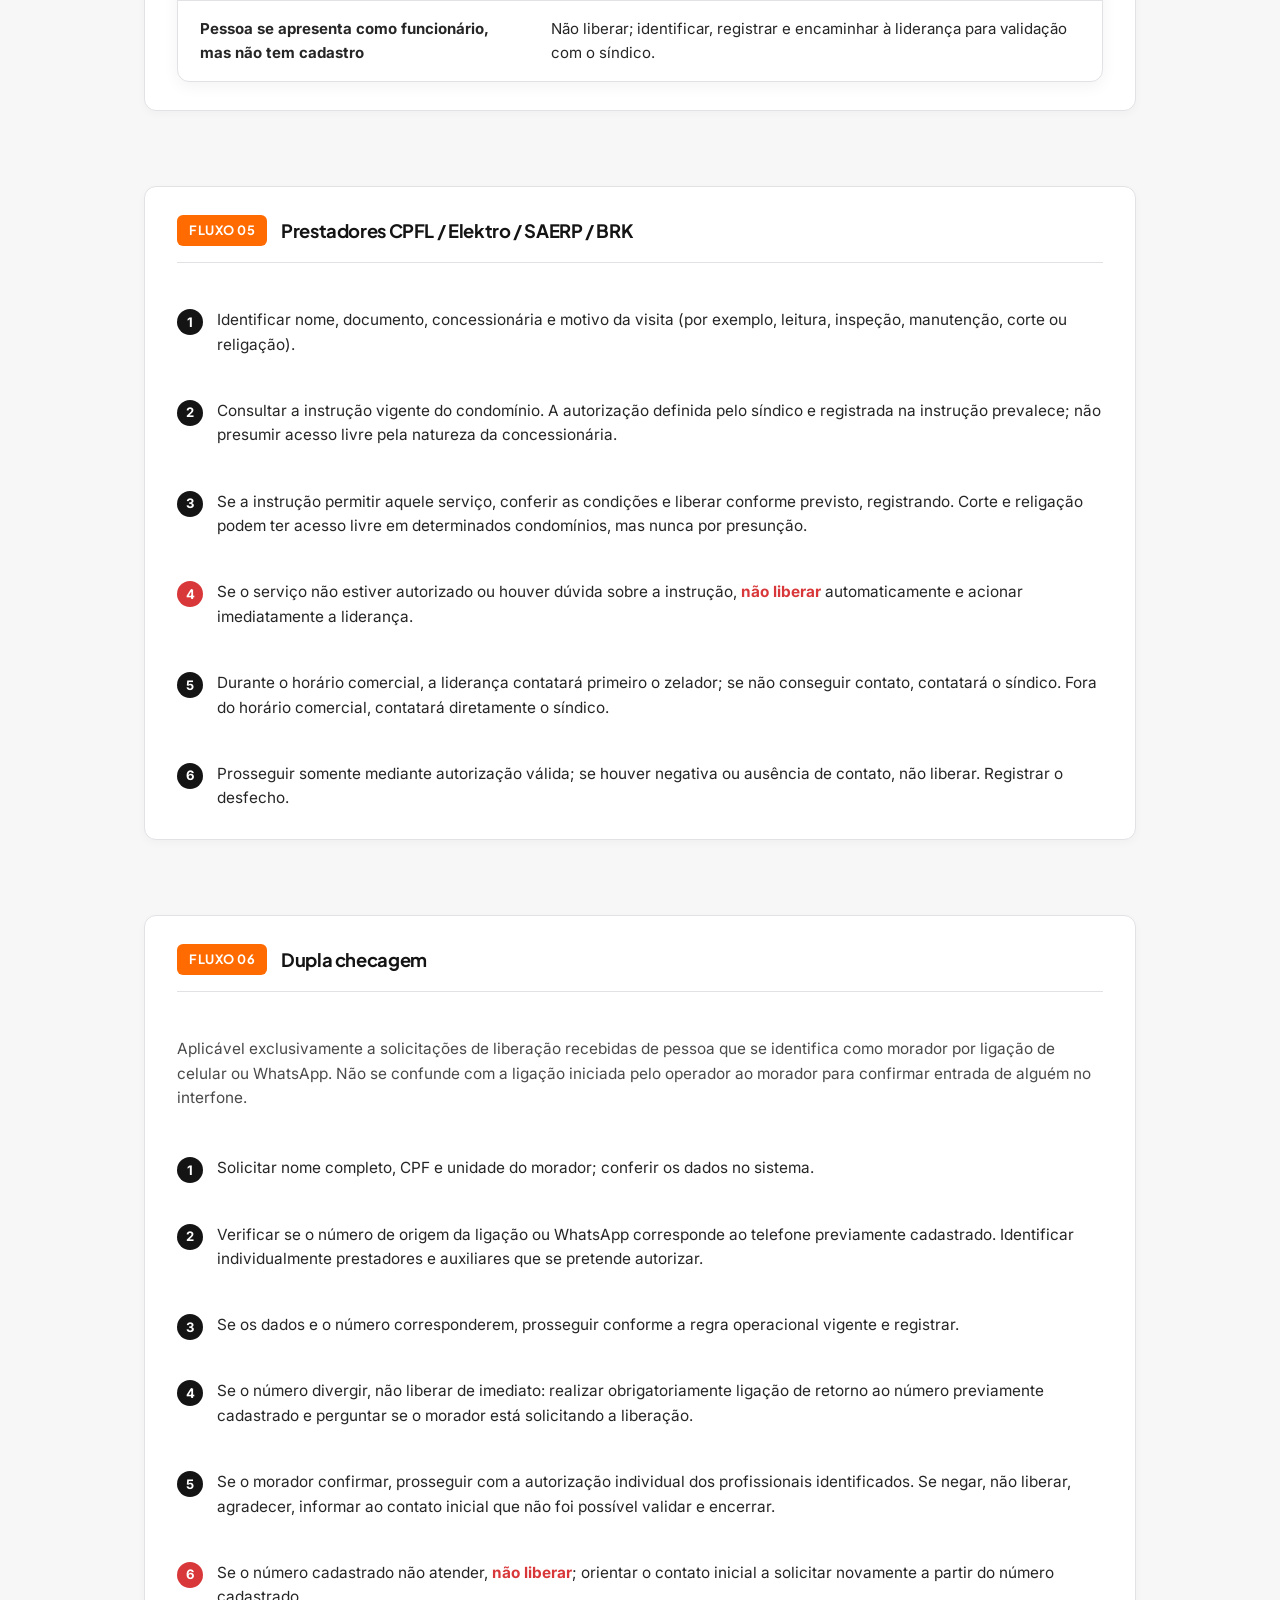
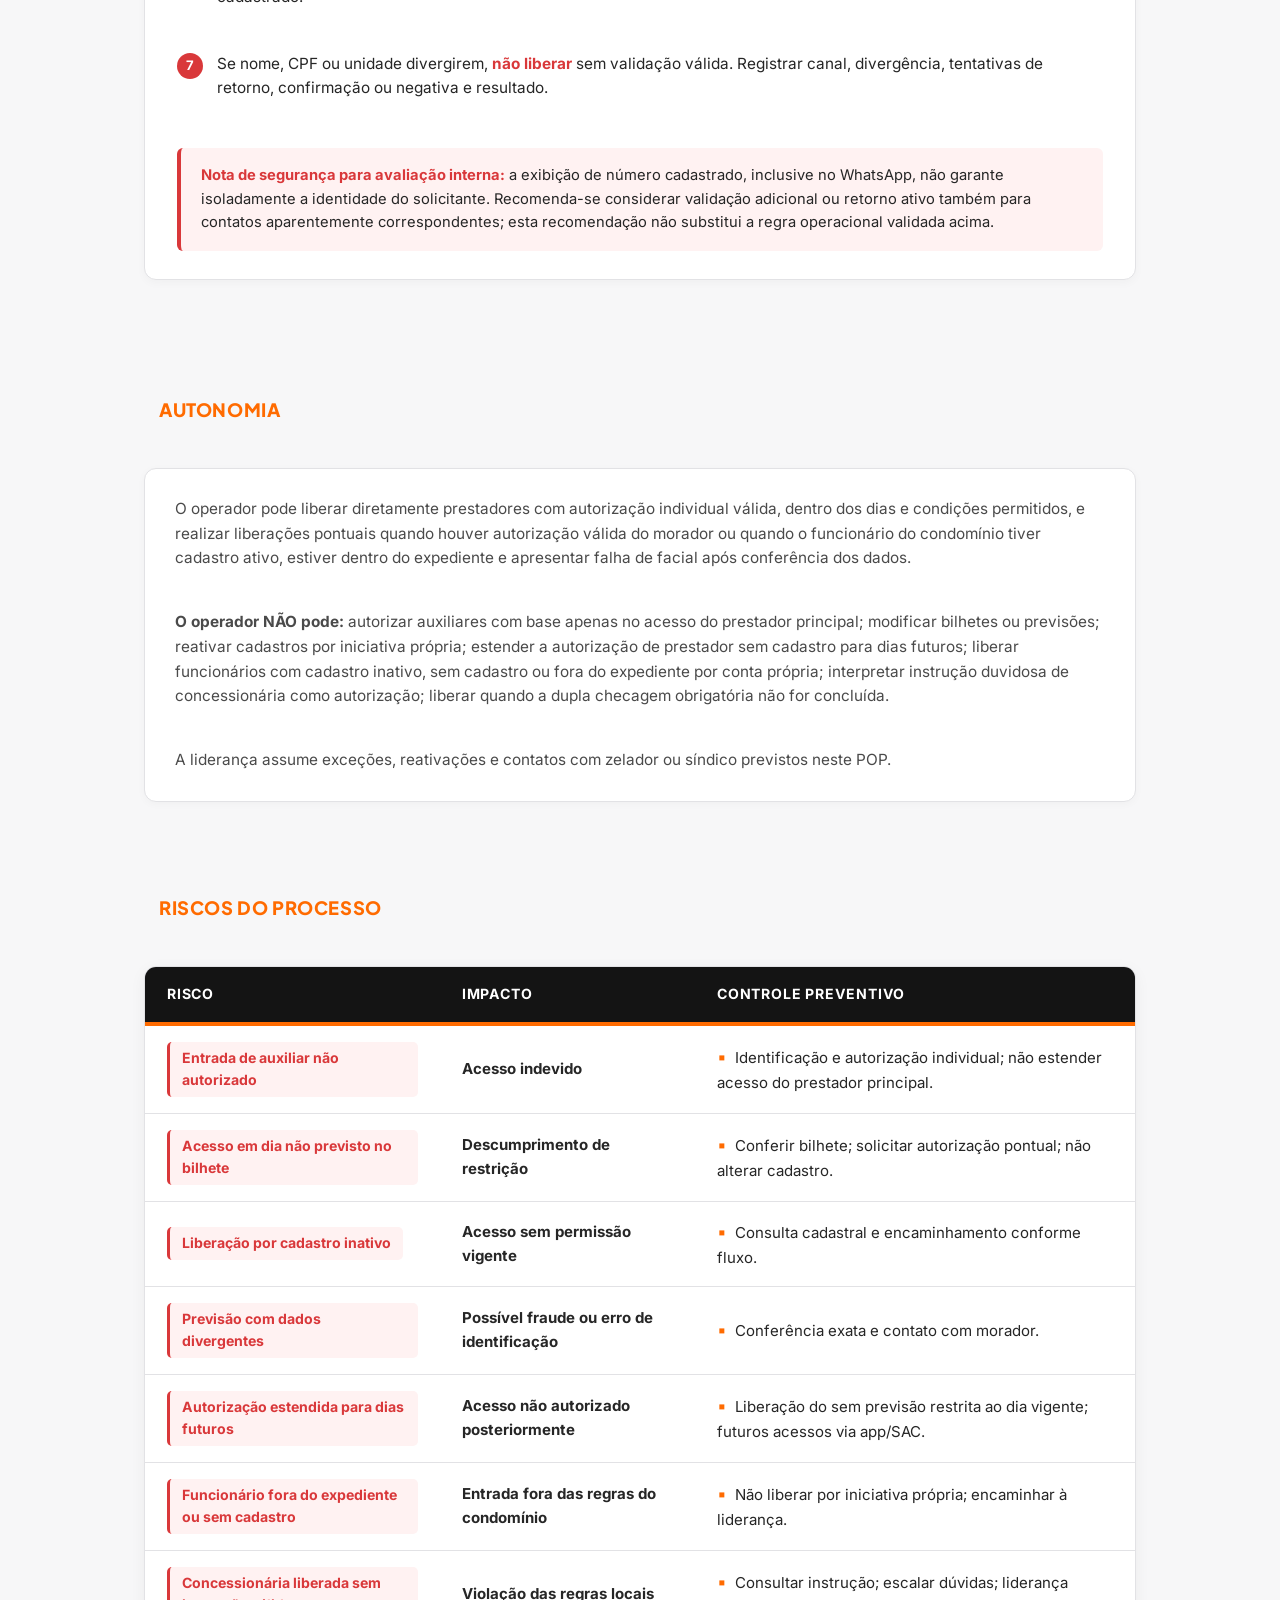
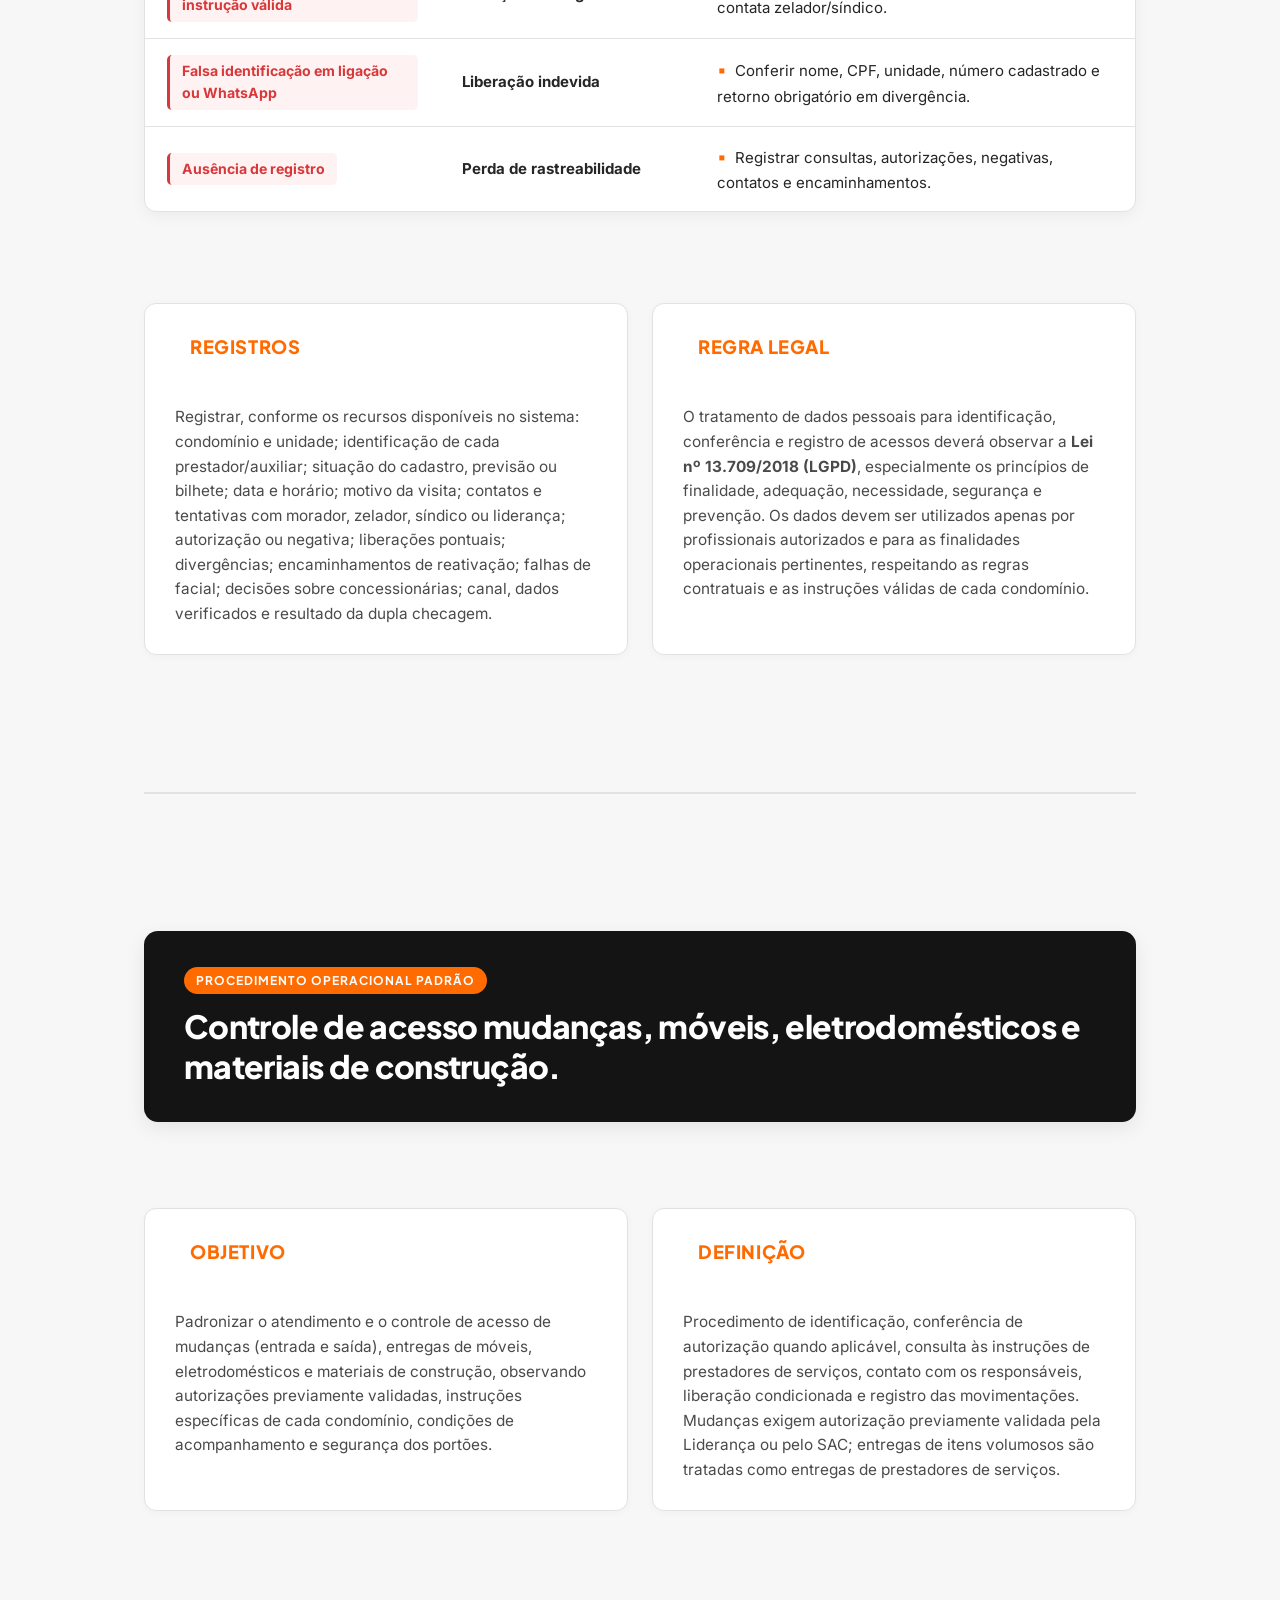
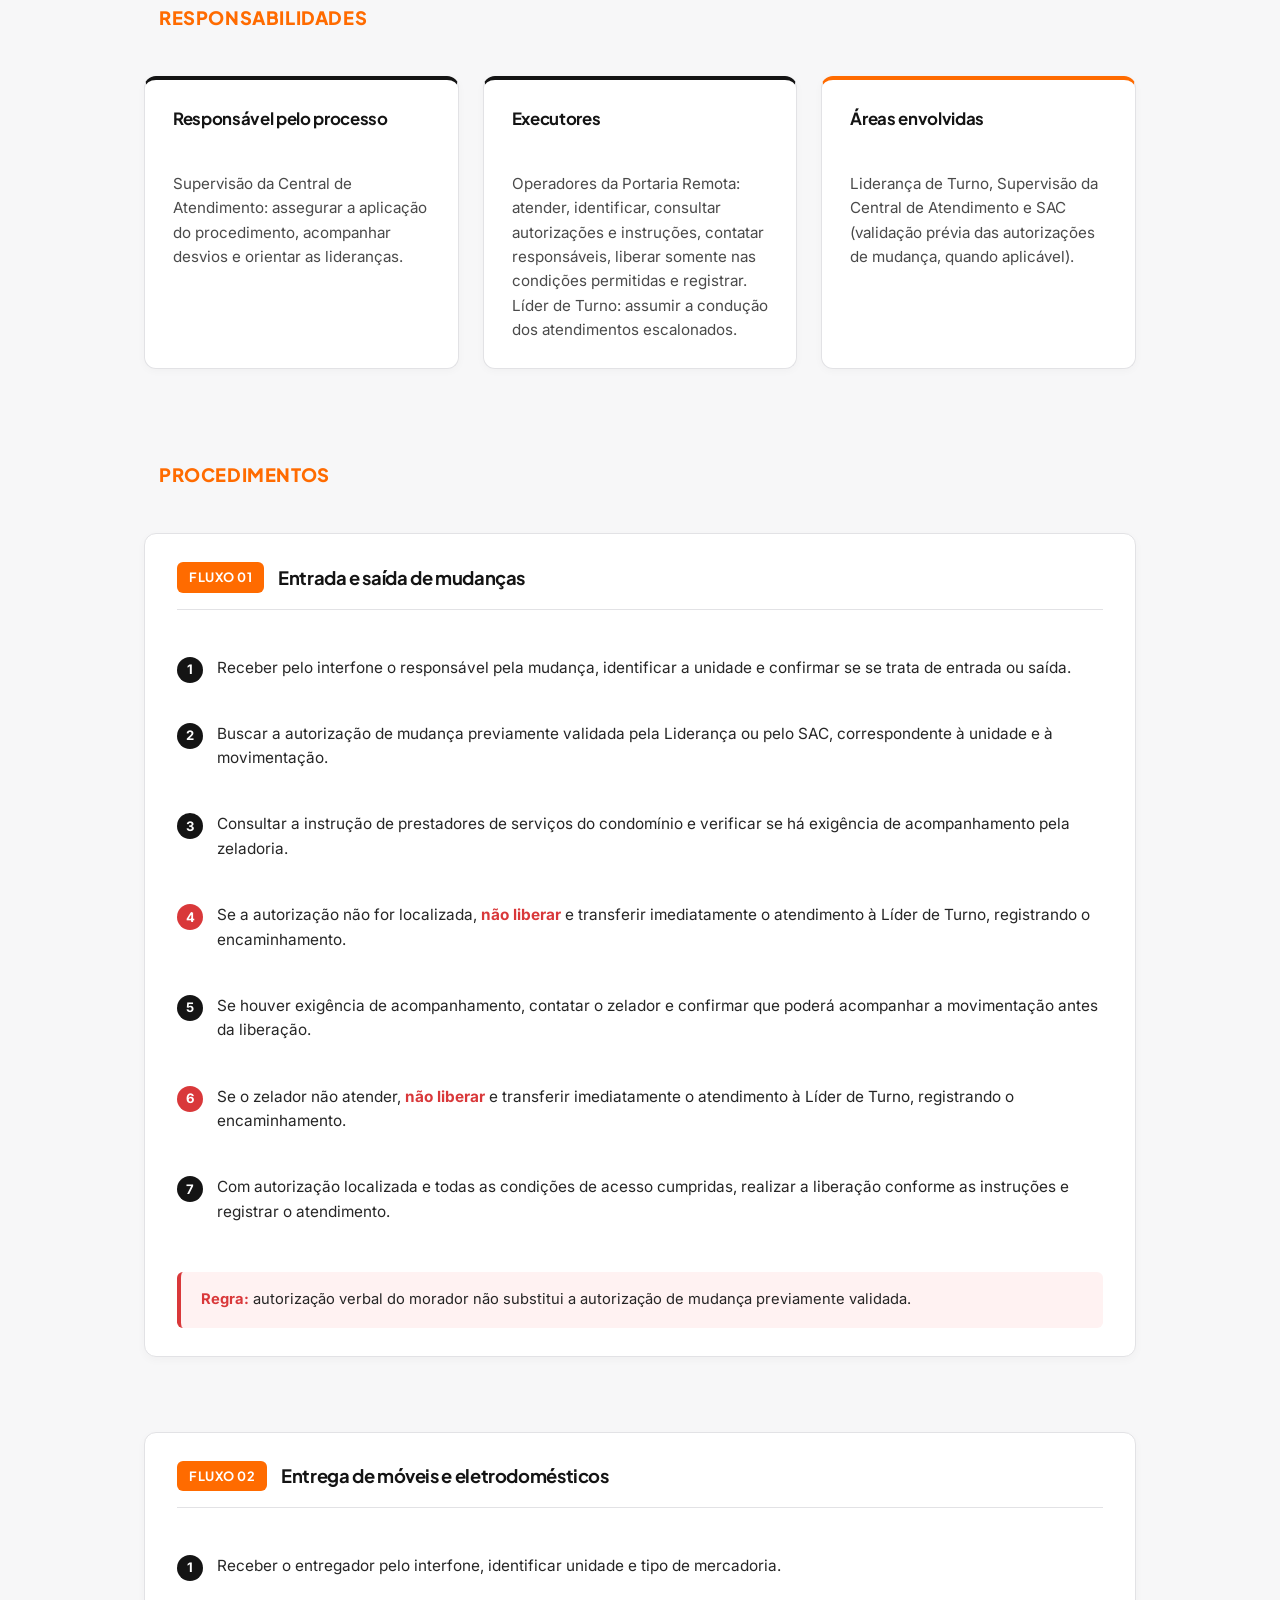
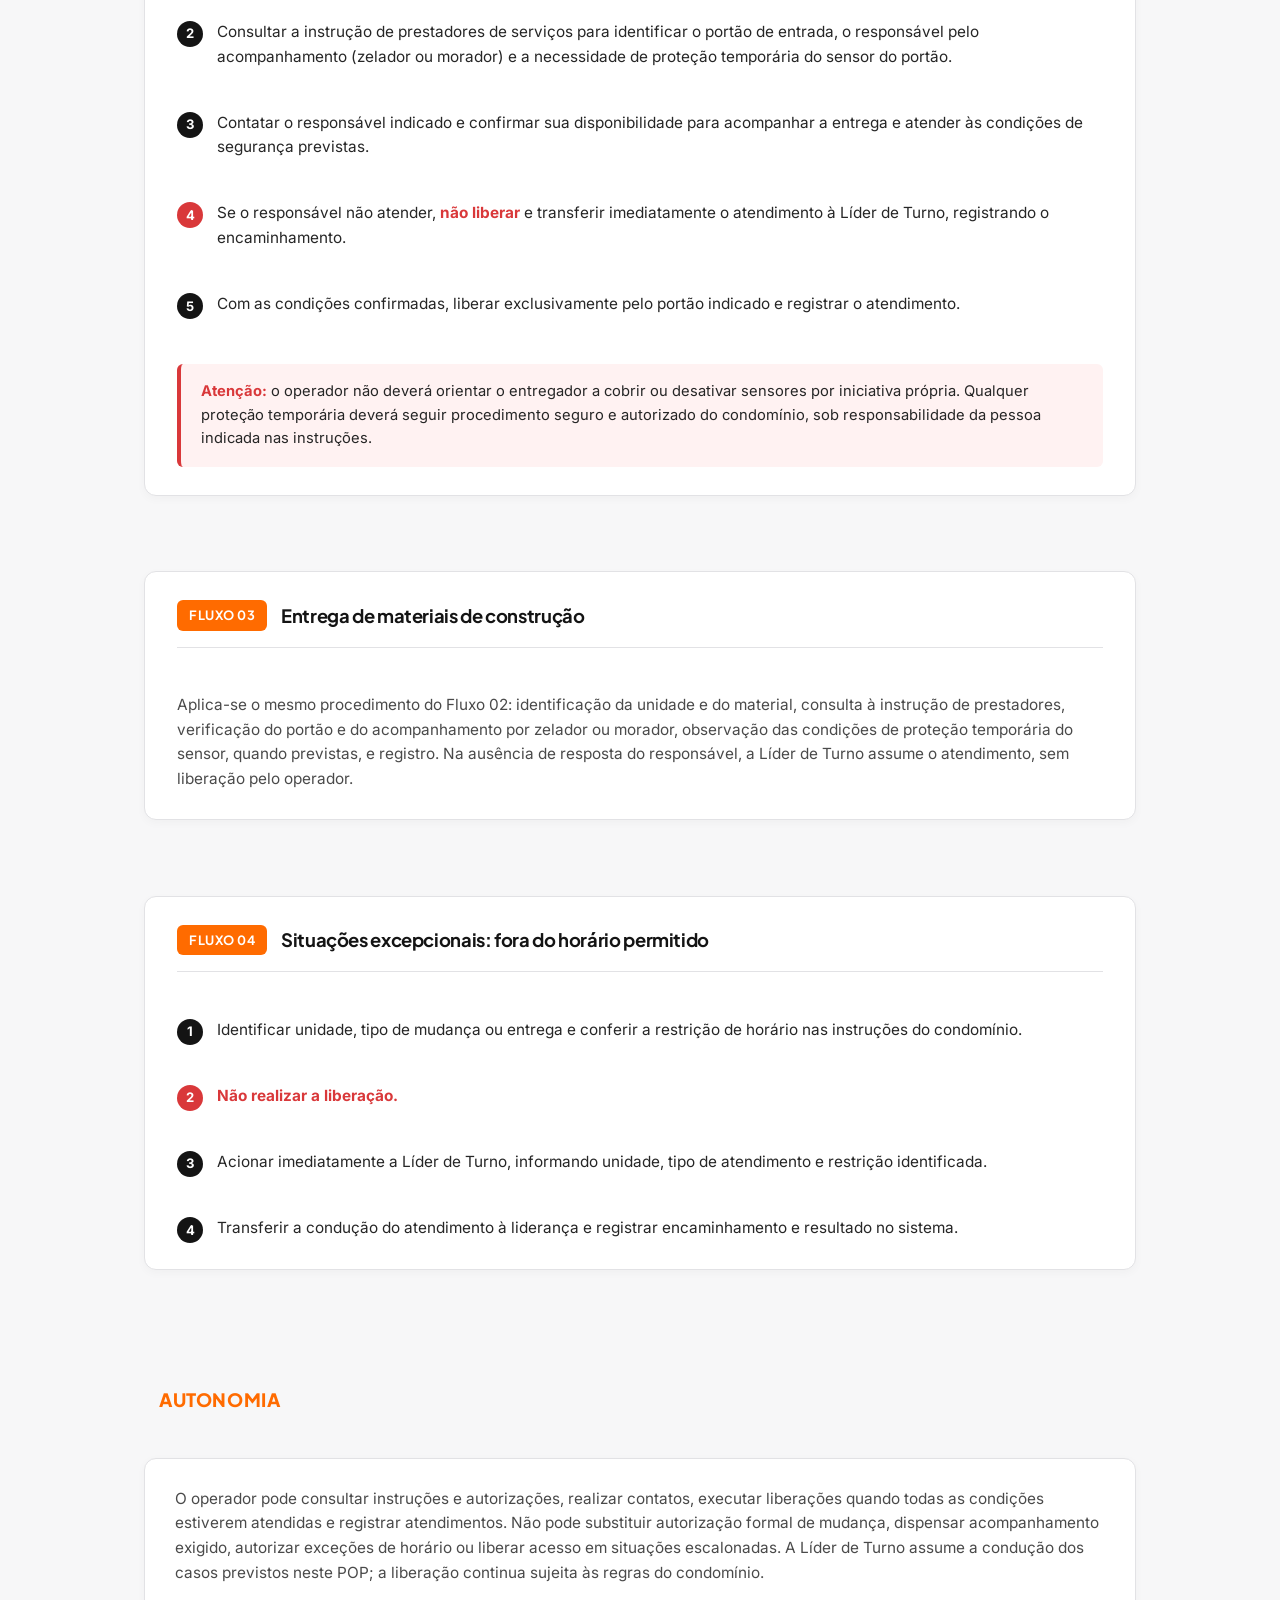
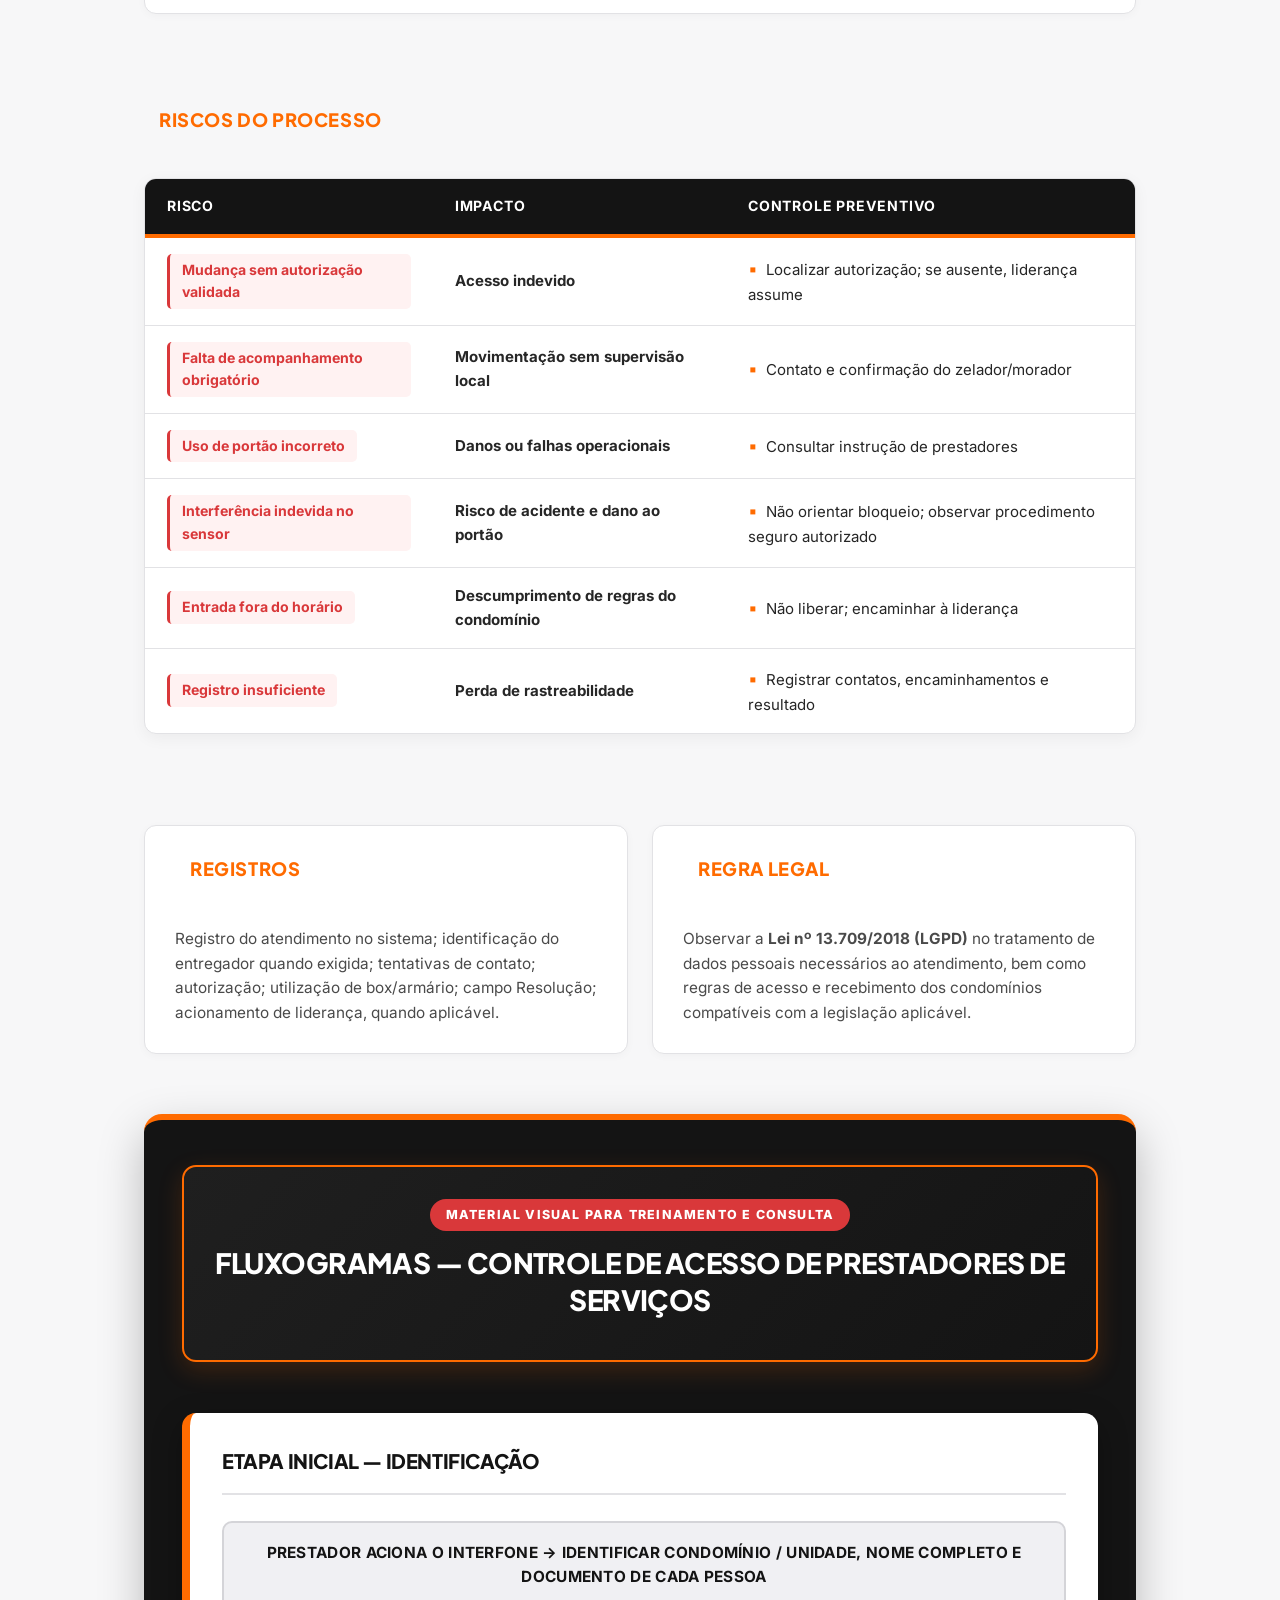
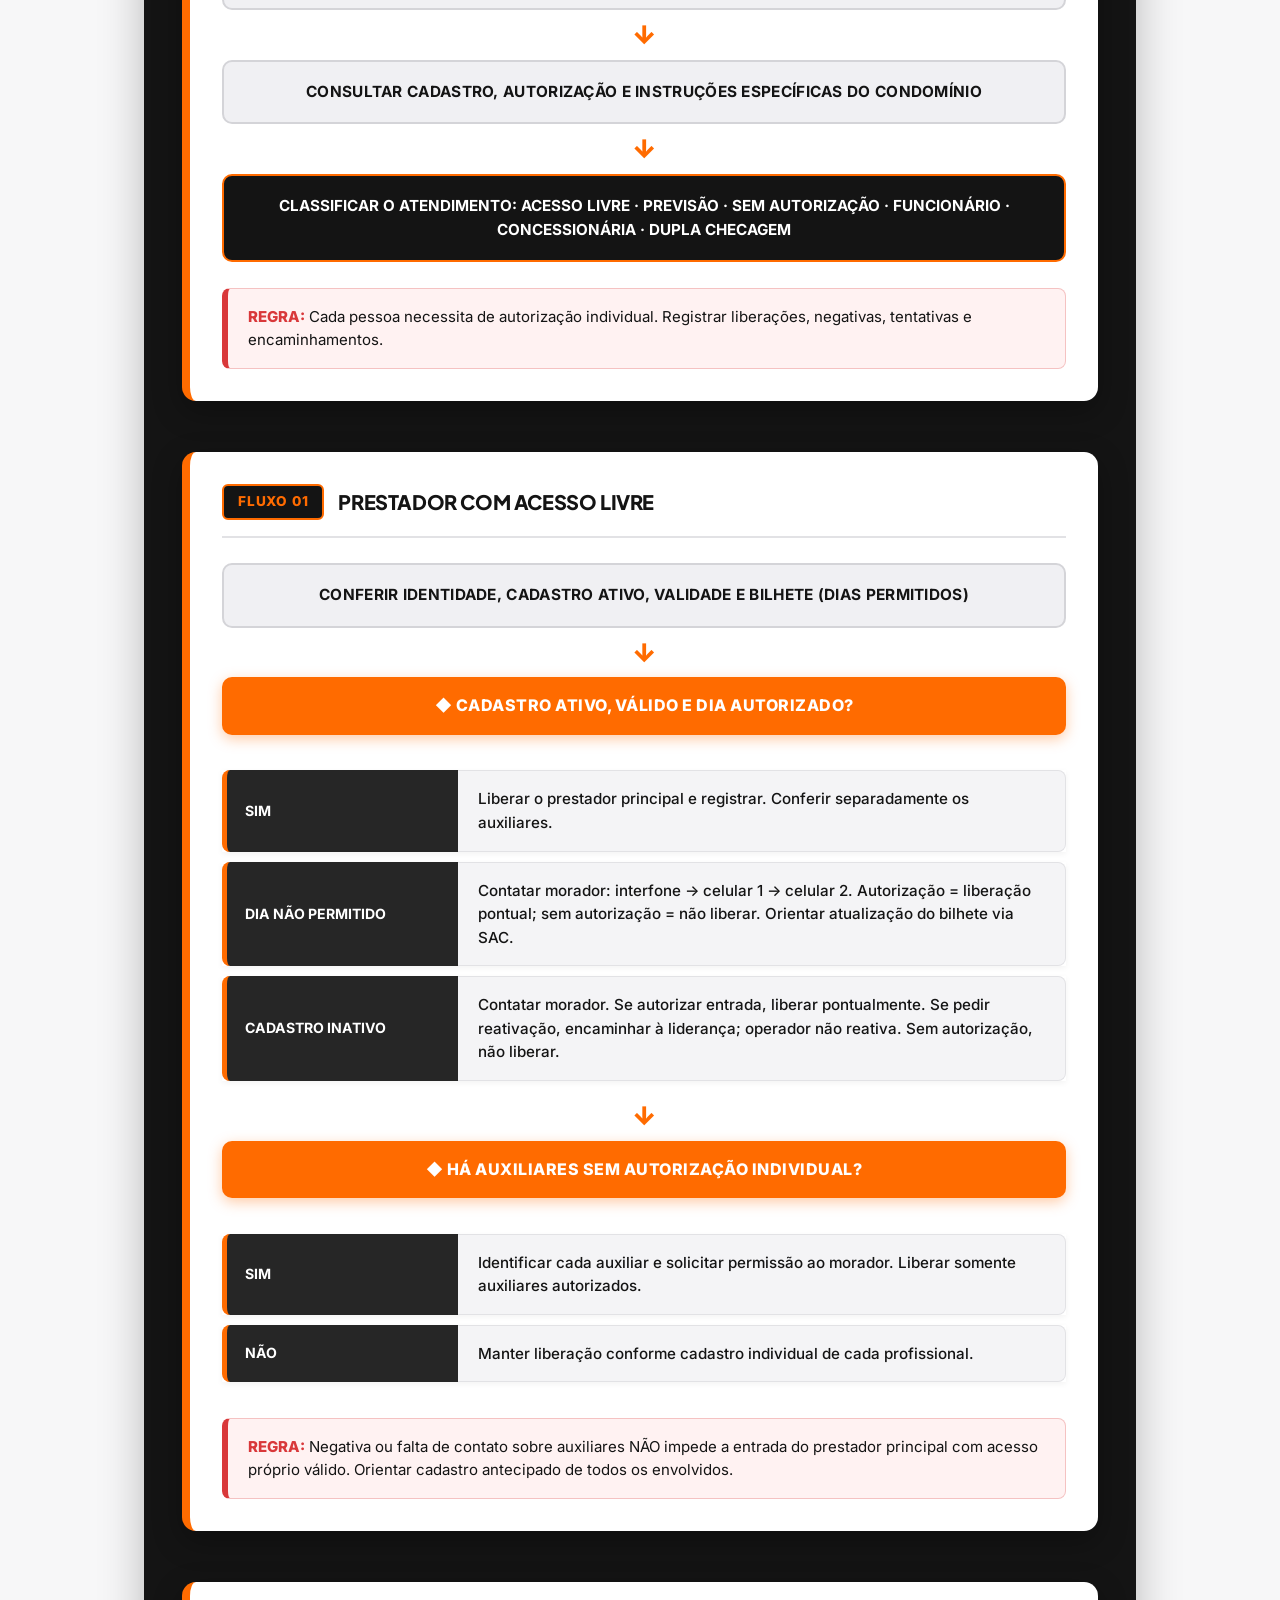
<file: EuroEduca/prestador.html>
<!DOCTYPE html>
<html lang="pt-BR">
<head>
    <meta charset="UTF-8">
    <meta name="viewport" content="width=device-width, initial-scale=1.0">
    <title>EuroEduca - Controle de acesso de prestadores de serviços</title>
    <link rel="stylesheet" href="prestadores.css">
    <link rel="preconnect" href="https://fonts.googleapis.com">
    <link rel="preconnect" href="https://fonts.gstatic.com" crossorigin>
    <link href="https://fonts.googleapis.com/css2?family=Inter:wght@400;500;600;700&family=Plus+Jakarta+Sans:ital,wght@0,700;0,800;1,800&display=swap" rel="stylesheet">
    <link href="https://fonts.googleapis.com/css2?family=IBM+Plex+Sans:wght@400;500;600;700&family=Space+Grotesk:wght@700&display=swap" rel="stylesheet">
</head>
<body>

    <!-- CABEÇALHO -->
    <header>
        <nav>
            <a href="index.html" class="logo">
                <span class="logo-icone">
                    <span class="barra-preta"></span>
                    <span class="barra-laranja"></span>
                    <span class="barra-vermelha"></span>
                </span>
                <span class="logo-texto"><strong>Euro</strong>Educa</span>
            </a>

            <ul>
                <li><a href="index.html">Início</a></li>
                <li><a href="qualidade.html">Qualidade</a></li>
                <li><a href="morador.html">Moradores</a></li>
                <li><a href="prestador.html" class="ativo">Prestadores de Serviços</a></li>
                <li><a href="entregas.html">Entregas</a></li>
                <li><a href="visitante.html">Visitantes</a></li>
                
                <li><a href="ajuda.html">Ajuda</a></li>
                <li><a href="sac.html">SAC</a></li>
            </ul>
        </nav>
    </header>

    <br><br>

    <!-- CONTEÚDO PRINCIPAL -->
    <main class="container">

        <!-- =========================================================
             POP 01: CONTROLE DE ACESSO DE PRESTADORES DE SERVIÇOS
             ========================================================= -->

        <!-- TÍTULO DO POP -->
        <div class="cabecalho-documento">
            <span class="tag-categoria">Procedimento Operacional Padrão</span>
            <h1>Controle de acesso de prestadores de serviços</h1>
        </div>

        <br><br>

        <!-- OBJETIVO E DEFINIÇÃO -->
        <section class="grid-duplo">
            <article class="bloco-info">
                <h2 class="titulo-secao">Objetivo</h2>
                <br>
                <p>Padronizar a identificação, a verificação de autorizações e a liberação ou negativa de acesso de prestadores de serviços, seus auxiliares, funcionários dos condomínios e profissionais de concessionárias, assegurando o cumprimento das instruções de cada condomínio, a segurança e a rastreabilidade dos atendimentos.</p>
            </article>

            <article class="bloco-info">
                <h2 class="titulo-secao">Definição</h2>
                <br>
                <p>O controle de acesso de prestadores abrange seis modalidades: (01) acesso livre; (02) previsão de visita; (03) sem liberação prévia; (04) funcionários dos condomínios; (05) concessionárias CPFL, Elektro, SAERP e BRK; e (06) dupla checagem de solicitações externas por ligação de celular ou WhatsApp. Autorização individual: o acesso válido do prestador principal não autoriza automaticamente a entrada de auxiliares. Bilhete: informação vinculada ao cadastro do prestador que indica os dias da semana autorizados.</p>
            </article>
        </section>

        <br><br>

        <!-- RESPONSABILIDADES -->
        <section class="secao">
            <h2 class="titulo-secao">Responsabilidades</h2>
            <br>
            <div class="grid-duplo">
                <div class="card-responsabilidade">
                    <h3>Equipe e Papéis</h3>
                    <br>
                    <ul>
                        <li><strong>Responsável pelo processo:</strong> liderança operacional da Central de Portaria Remota.</li>
                        <br>
                        <li><strong>Executores:</strong> operadores habilitados da Central, responsáveis pela identificação, consulta, conferência, liberação permitida e registros.</li>
                    </ul>
                </div>

                <div class="card-responsabilidade destaque-lideranca">
                    <h3>Áreas e Atuação da Liderança</h3>
                    <br>
                    <ul>
                        <li><strong>Áreas envolvidas:</strong> liderança operacional e SAC, além dos responsáveis cadastrados de cada condomínio, conforme a situação.</li>
                        <br>
                        <li><strong>Atuação da liderança:</strong> a liderança assume os atendimentos encaminhados por exceção, reativações e verificações com zelador ou síndico, conforme as regras abaixo.</li>
                    </ul>
                </div>
            </div>
        </section>

        <br><br>

        <!-- PROCEDIMENTOS -->
        <section class="secao">
            <h2 class="titulo-secao">Procedimentos</h2>
            <br>

            <!-- Regras gerais de atendimento -->
            <div class="card-fluxo">
                <div class="fluxo-header">
                    <span class="fluxo-badge">Diretrizes</span>
                    <h3>Regras gerais de atendimento</h3>
                </div>
                <br>
                <ol class="lista-passos">
                    <li>Receber a solicitação pelo interfone, identificar condomínio/unidade de destino, nome completo e documento de cada pessoa que solicita entrada.</li>
                    <br>
                    <li>Consultar o sistema e as instruções vigentes do condomínio, quando aplicáveis.</li>
                    <br>
                    <li>Conferir a autorização individual, o período de validade e eventuais condições de acesso.</li>
                    <br>
                    <li>Não estender automaticamente a autorização do prestador principal aos auxiliares.</li>
                    <br>
                    <li>Registrar a liberação, a negativa, as tentativas de contato e os encaminhamentos realizados. Sequência padrão de contato com o morador, quando exigida:</li>
                </ol>
                <br>
                <div class="sequencia-contato">
                    interfone da unidade → celular 1 cadastrado → celular 2 cadastrado.
                </div>
            </div>

            <br><br>

            <!-- Fluxo 01 -->
            <div class="card-fluxo">
                <div class="fluxo-header">
                    <span class="fluxo-badge">Fluxo 01</span>
                    <h3>Prestador com acesso livre</h3>
                </div>
                <br>
                <ol class="lista-passos">
                    <li>Identificar o prestador, consultar cadastro, situação de atividade, validade e bilhete com os dias da semana permitidos.</li>
                    <br>
                    <li>Se o cadastro estiver ativo, válido, com dados correspondentes e dia autorizado, liberar o prestador e registrar.</li>
                    <br>
                    <li>Se o dia não estiver autorizado no bilhete, não liberar automaticamente: contatar o morador pela sequência padrão e explicar a restrição. Com autorização, liberar apenas pontualmente; sem autorização ou contato, não liberar. Orientar que os dias podem ser atualizados por solicitação ao SAC. O operador não altera o bilhete.</li>
                    <br>
                    <li>Se o cadastro estiver inativo, contatar o morador. Caso autorize somente a entrada, liberar pontualmente e manter inativo. Se autorizar entrada e reativação, liberar pontualmente, registrar e encaminhar a reativação à liderança. Se negar ou não atender, não liberar.</li>
                    <br>
                    <li>Se houver auxiliares, identificar e verificar a autorização individual de cada um. Para auxiliares sem autorização, contatar o morador e solicitar permissão específica. Liberar apenas os autorizados.</li>
                    <br>
                    <li>Mesmo se o morador negar os auxiliares ou não atender, liberar o prestador principal que tenha autorização própria válida e demais condições atendidas; não liberar os auxiliares sem autorização.</li>
                    <br>
                    <li>É permitido orientar o morador a cadastrar antecipadamente todos os profissionais envolvidos para agilizar acessos futuros.</li>
                </ol>
            </div>

            <br><br>

            <!-- Fluxo 02 -->
            <div class="card-fluxo">
                <div class="fluxo-header">
                    <span class="fluxo-badge">Fluxo 02</span>
                    <h3>Prestador com previsão de visita</h3>
                </div>
                <br>
                <ol class="lista-passos">
                    <li>Identificar prestador e auxiliares, consultar a previsão de visita e verificar sua disponibilidade e validade para a data.</li>
                    <br>
                    <li>Conferir todos os dados exatamente como cadastrados. Se a previsão estiver válida e os dados corresponderem, liberar o prestador previsto e registrar.</li>
                    <br>
                    <li>Se houver qualquer divergência, inclusive um dígito do documento, não liberar automaticamente. Contatar o morador pela sequência padrão, explicar a divergência e solicitar autorização. Se autorizada, realizar liberação pontual; orientar correção pelo aplicativo ou SAC. O operador não altera a previsão.</li>
                    <br>
                    <li>Se não houver previsão disponível, seguir o Fluxo 03.</li>
                    <br>
                    <li>Para auxiliares não previstos, conferir autorização individual e solicitar autorização ao morador para os não cadastrados. O prestador com previsão válida pode entrar independentemente da negativa ou ausência de resposta sobre os auxiliares, desde que cumpra suas próprias condições de acesso.</li>
                </ol>
            </div>

            <br><br>

            <!-- Fluxo 03 -->
            <div class="card-fluxo">
                <div class="fluxo-header">
                    <span class="fluxo-badge">Fluxo 03</span>
                    <h3>Prestador sem liberação prévia</h3>
                </div>
                <br>
                <ol class="lista-passos">
                    <li>Identificar o prestador e eventuais auxiliares, consultar o sistema e confirmar ausência de autorização aplicável.</li>
                    <br>
                    <li>Informar que será necessário contatar o morador e realizar as tentativas pela sequência padrão.</li>
                    <br>
                    <li>Se o morador autorizar, liberar somente os profissionais expressamente autorizados, com validade exclusiva para o dia vigente, e registrar.</li>
                    <br>
                    <li class="passo-alerta">Se o morador negar ou não atender, <strong>não liberar</strong> os profissionais sem autorização. Orientar que o prestador pode contatar diretamente o morador e voltar a acionar o interfone caso consiga contato.</li>
                    <br>
                    <li>Para serviços em outros dias, orientar que a autorização futura deverá ser cadastrada pelo morador no aplicativo ou solicitada ao SAC. O operador não estende a autorização do dia vigente.</li>
                </ol>
            </div>

            <br><br>

            <!-- Fluxo 04 -->
            <div class="card-fluxo">
                <div class="fluxo-header">
                    <span class="fluxo-badge">Fluxo 04</span>
                    <h3>Funcionários dos condomínios</h3>
                </div>
                <br>
                <p class="descricao-fluxo">Funcionários do condomínio possuem perfil específico, semelhante ao de morador, com expediente definido e acesso por reconhecimento facial.</p>
                <br>
                <div class="tabela-wrapper">
                    <table class="tabela-riscos tabela-conduta">
                        <thead>
                            <tr>
                                <th>Situação</th>
                                <th>Conduta</th>
                            </tr>
                        </thead>
                        <tbody>
                            <tr>
                                <td><strong>Facial funciona, cadastro ativo e dentro do expediente</strong></td>
                                <td>Acesso realizado automaticamente pelo sistema, sem intervenção da Central.</td>
                            </tr>
                            <tr>
                                <td><strong>Facial falha, cadastro ativo e dentro do expediente</strong></td>
                                <td>Confirmar nome e documento, conferir perfil e horário, realizar liberação pontual, registrar a falha e comunicar a liderança para reativação do acesso facial.</td>
                            </tr>
                            <tr>
                                <td><strong>Solicitação fora dos dias/horários previstos</strong></td>
                                <td>Identificar e consultar cadastro; não liberar por iniciativa própria; encaminhar imediatamente à liderança, que dará continuidade e contatará o síndico para informar o acesso solicitado fora do expediente.</td>
                            </tr>
                            <tr>
                                <td><strong>Cadastro inativo</strong></td>
                                <td>Não liberar; identificar, registrar e encaminhar à liderança para continuidade.</td>
                            </tr>
                            <tr>
                                <td><strong>Pessoa se apresenta como funcionário, mas não tem cadastro</strong></td>
                                <td>Não liberar; identificar, registrar e encaminhar à liderança para validação com o síndico.</td>
                            </tr>
                        </tbody>
                    </table>
                </div>
            </div>

            <br><br>

            <!-- Fluxo 05 -->
            <div class="card-fluxo">
                <div class="fluxo-header">
                    <span class="fluxo-badge">Fluxo 05</span>
                    <h3>Prestadores CPFL / Elektro / SAERP / BRK</h3>
                </div>
                <br>
                <ol class="lista-passos">
                    <li>Identificar nome, documento, concessionária e motivo da visita (por exemplo, leitura, inspeção, manutenção, corte ou religação).</li>
                    <br>
                    <li>Consultar a instrução vigente do condomínio. A autorização definida pelo síndico e registrada na instrução prevalece; não presumir acesso livre pela natureza da concessionária.</li>
                    <br>
                    <li>Se a instrução permitir aquele serviço, conferir as condições e liberar conforme previsto, registrando. Corte e religação podem ter acesso livre em determinados condomínios, mas nunca por presunção.</li>
                    <br>
                    <li class="passo-alerta">Se o serviço não estiver autorizado ou houver dúvida sobre a instrução, <strong>não liberar</strong> automaticamente e acionar imediatamente a liderança.</li>
                    <br>
                    <li>Durante o horário comercial, a liderança contatará primeiro o zelador; se não conseguir contato, contatará o síndico. Fora do horário comercial, contatará diretamente o síndico.</li>
                    <br>
                    <li>Prosseguir somente mediante autorização válida; se houver negativa ou ausência de contato, não liberar. Registrar o desfecho.</li>
                </ol>
            </div>

            <br><br>

            <!-- Fluxo 06 -->
            <div class="card-fluxo">
                <div class="fluxo-header">
                    <span class="fluxo-badge">Fluxo 06</span>
                    <h3>Dupla checagem</h3>
                </div>
                <br>
                <p class="descricao-fluxo">Aplicável exclusivamente a solicitações de liberação recebidas de pessoa que se identifica como morador por ligação de celular ou WhatsApp. Não se confunde com a ligação iniciada pelo operador ao morador para confirmar entrada de alguém no interfone.</p>
                <br>
                <ol class="lista-passos">
                    <li>Solicitar nome completo, CPF e unidade do morador; conferir os dados no sistema.</li>
                    <br>
                    <li>Verificar se o número de origem da ligação ou WhatsApp corresponde ao telefone previamente cadastrado. Identificar individualmente prestadores e auxiliares que se pretende autorizar.</li>
                    <br>
                    <li>Se os dados e o número corresponderem, prosseguir conforme a regra operacional vigente e registrar.</li>
                    <br>
                    <li>Se o número divergir, não liberar de imediato: realizar obrigatoriamente ligação de retorno ao número previamente cadastrado e perguntar se o morador está solicitando a liberação.</li>
                    <br>
                    <li>Se o morador confirmar, prosseguir com a autorização individual dos profissionais identificados. Se negar, não liberar, agradecer, informar ao contato inicial que não foi possível validar e encerrar.</li>
                    <br>
                    <li class="passo-alerta">Se o número cadastrado não atender, <strong>não liberar</strong>; orientar o contato inicial a solicitar novamente a partir do número cadastrado.</li>
                    <br>
                    <li class="passo-alerta">Se nome, CPF ou unidade divergirem, <strong>não liberar</strong> sem validação válida. Registrar canal, divergência, tentativas de retorno, confirmação ou negativa e resultado.</li>
                </ol>
                <br>
                <div class="nota-seguranca">
                    <strong>Nota de segurança para avaliação interna:</strong> a exibição de número cadastrado, inclusive no WhatsApp, não garante isoladamente a identidade do solicitante. Recomenda-se considerar validação adicional ou retorno ativo também para contatos aparentemente correspondentes; esta recomendação não substitui a regra operacional validada acima.
                </div>
            </div>
        </section>

        <br><br>

        <!-- AUTONOMIA -->
        <section class="secao">
            <h2 class="titulo-secao">Autonomia</h2>
            <br>
            <div class="bloco-info">
                <p>O operador pode liberar diretamente prestadores com autorização individual válida, dentro dos dias e condições permitidos, e realizar liberações pontuais quando houver autorização válida do morador ou quando o funcionário do condomínio tiver cadastro ativo, estiver dentro do expediente e apresentar falha de facial após conferência dos dados.</p>
                <br>
                <p class="paragrafo-espacado"><strong>O operador NÃO pode:</strong> autorizar auxiliares com base apenas no acesso do prestador principal; modificar bilhetes ou previsões; reativar cadastros por iniciativa própria; estender a autorização de prestador sem cadastro para dias futuros; liberar funcionários com cadastro inativo, sem cadastro ou fora do expediente por conta própria; interpretar instrução duvidosa de concessionária como autorização; liberar quando a dupla checagem obrigatória não for concluída.</p>
                <br>
                <p class="paragrafo-espacado">A liderança assume exceções, reativações e contatos com zelador ou síndico previstos neste POP.</p>
            </div>
        </section>

        <br><br>

        <!-- RISCOS DO PROCESSO -->
        <section class="secao">
            <h2 class="titulo-secao">Riscos do Processo</h2>
            <br>
            <div class="tabela-wrapper">
                <table class="tabela-riscos">
                    <thead>
                        <tr>
                            <th>Risco</th>
                            <th>Impacto</th>
                            <th>Controle Preventivo</th>
                        </tr>
                    </thead>
                    <tbody>
                        <tr>
                            <td><span class="badge-risco">Entrada de auxiliar não autorizado</span></td>
                            <td><strong>Acesso indevido</strong></td>
                            <td>Identificação e autorização individual; não estender acesso do prestador principal.</td>
                        </tr>
                        <tr>
                            <td><span class="badge-risco">Acesso em dia não previsto no bilhete</span></td>
                            <td><strong>Descumprimento de restrição</strong></td>
                            <td>Conferir bilhete; solicitar autorização pontual; não alterar cadastro.</td>
                        </tr>
                        <tr>
                            <td><span class="badge-risco">Liberação por cadastro inativo</span></td>
                            <td><strong>Acesso sem permissão vigente</strong></td>
                            <td>Consulta cadastral e encaminhamento conforme fluxo.</td>
                        </tr>
                        <tr>
                            <td><span class="badge-risco">Previsão com dados divergentes</span></td>
                            <td><strong>Possível fraude ou erro de identificação</strong></td>
                            <td>Conferência exata e contato com morador.</td>
                        </tr>
                        <tr>
                            <td><span class="badge-risco">Autorização estendida para dias futuros</span></td>
                            <td><strong>Acesso não autorizado posteriormente</strong></td>
                            <td>Liberação do sem previsão restrita ao dia vigente; futuros acessos via app/SAC.</td>
                        </tr>
                        <tr>
                            <td><span class="badge-risco">Funcionário fora do expediente ou sem cadastro</span></td>
                            <td><strong>Entrada fora das regras do condomínio</strong></td>
                            <td>Não liberar por iniciativa própria; encaminhar à liderança.</td>
                        </tr>
                        <tr>
                            <td><span class="badge-risco">Concessionária liberada sem instrução válida</span></td>
                            <td><strong>Violação das regras locais</strong></td>
                            <td>Consultar instrução; escalar dúvidas; liderança contata zelador/síndico.</td>
                        </tr>
                        <tr>
                            <td><span class="badge-risco">Falsa identificação em ligação ou WhatsApp</span></td>
                            <td><strong>Liberação indevida</strong></td>
                            <td>Conferir nome, CPF, unidade, número cadastrado e retorno obrigatório em divergência.</td>
                        </tr>
                        <tr>
                            <td><span class="badge-risco">Ausência de registro</span></td>
                            <td><strong>Perda de rastreabilidade</strong></td>
                            <td>Registrar consultas, autorizações, negativas, contatos e encaminhamentos.</td>
                        </tr>
                    </tbody>
                </table>
            </div>
        </section>

        <br><br>

        <!-- REGISTROS E REGRA LEGAL -->
        <section class="grid-duplo secao">
            <article class="bloco-info">
                <h2 class="titulo-secao">Registros</h2>
                <br>
                <p>Registrar, conforme os recursos disponíveis no sistema: condomínio e unidade; identificação de cada prestador/auxiliar; situação do cadastro, previsão ou bilhete; data e horário; motivo da visita; contatos e tentativas com morador, zelador, síndico ou liderança; autorização ou negativa; liberações pontuais; divergências; encaminhamentos de reativação; falhas de facial; decisões sobre concessionárias; canal, dados verificados e resultado da dupla checagem.</p>
            </article>

            <article class="bloco-info">
                <h2 class="titulo-secao">Regra Legal</h2>
                <br>
                <p>O tratamento de dados pessoais para identificação, conferência e registro de acessos deverá observar a <strong>Lei nº 13.709/2018 (LGPD)</strong>, especialmente os princípios de finalidade, adequação, necessidade, segurança e prevenção. Os dados devem ser utilizados apenas por profissionais autorizados e para as finalidades operacionais pertinentes, respeitando as regras contratuais e as instruções válidas de cada condomínio.</p>
            </article>
        </section>

        <br><br><br>

        <!-- DIVISOR ENTRE OS DOCUMENTOS -->
        <hr class="divisor-pop">

        <br><br><br>

        <!-- =========================================================
             POP 02: CONTROLE DE ACESSO MUDANÇAS, MÓVEIS, 
             ELETRODOMÉSTICOS E MATERIAIS DE CONSTRUÇÃO
             ========================================================= -->

        <!-- TÍTULO DO POP 02 -->
        <div class="cabecalho-documento">
            <span class="tag-categoria">Procedimento Operacional Padrão</span>
            <h1>Controle de acesso mudanças, móveis, eletrodomésticos e materiais de construção.</h1>
        </div>

        <br><br>

        <!-- OBJETIVO E DEFINIÇÃO -->
        <section class="grid-duplo">
            <article class="bloco-info">
                <h2 class="titulo-secao">Objetivo</h2>
                <br>
                <p>Padronizar o atendimento e o controle de acesso de mudanças (entrada e saída), entregas de móveis, eletrodomésticos e materiais de construção, observando autorizações previamente validadas, instruções específicas de cada condomínio, condições de acompanhamento e segurança dos portões.</p>
            </article>

            <article class="bloco-info">
                <h2 class="titulo-secao">Definição</h2>
                <br>
                <p>Procedimento de identificação, conferência de autorização quando aplicável, consulta às instruções de prestadores de serviços, contato com os responsáveis, liberação condicionada e registro das movimentações. Mudanças exigem autorização previamente validada pela Liderança ou pelo SAC; entregas de itens volumosos são tratadas como entregas de prestadores de serviços.</p>
            </article>
        </section>

        <br><br>

        <!-- RESPONSABILIDADES -->
        <section class="secao">
            <h2 class="titulo-secao">Responsabilidades</h2>
            <br>
            <div class="grid-triplo">
                <div class="card-responsabilidade">
                    <h3>Responsável pelo processo</h3>
                    <br>
                    <p>Supervisão da Central de Atendimento: assegurar a aplicação do procedimento, acompanhar desvios e orientar as lideranças.</p>
                </div>

                <div class="card-responsabilidade">
                    <h3>Executores</h3>
                    <br>
                    <p>Operadores da Portaria Remota: atender, identificar, consultar autorizações e instruções, contatar responsáveis, liberar somente nas condições permitidas e registrar. Líder de Turno: assumir a condução dos atendimentos escalonados.</p>
                </div>

                <div class="card-responsabilidade destaque-lideranca">
                    <h3>Áreas envolvidas</h3>
                    <br>
                    <p>Liderança de Turno, Supervisão da Central de Atendimento e SAC (validação prévia das autorizações de mudança, quando aplicável).</p>
                </div>
            </div>
        </section>

        <br><br>

        <!-- PROCEDIMENTOS -->
        <section class="secao">
            <h2 class="titulo-secao">Procedimentos</h2>
            <br>

            <!-- Fluxo 01 -->
            <div class="card-fluxo">
                <div class="fluxo-header">
                    <span class="fluxo-badge">Fluxo 01</span>
                    <h3>Entrada e saída de mudanças</h3>
                </div>
                <br>
                <ol class="lista-passos">
                    <li>Receber pelo interfone o responsável pela mudança, identificar a unidade e confirmar se se trata de entrada ou saída.</li>
                    <br>
                    <li>Buscar a autorização de mudança previamente validada pela Liderança ou pelo SAC, correspondente à unidade e à movimentação.</li>
                    <br>
                    <li>Consultar a instrução de prestadores de serviços do condomínio e verificar se há exigência de acompanhamento pela zeladoria.</li>
                    <br>
                    <li class="passo-alerta">Se a autorização não for localizada, <strong>não liberar</strong> e transferir imediatamente o atendimento à Líder de Turno, registrando o encaminhamento.</li>
                    <br>
                    <li>Se houver exigência de acompanhamento, contatar o zelador e confirmar que poderá acompanhar a movimentação antes da liberação.</li>
                    <br>
                    <li class="passo-alerta">Se o zelador não atender, <strong>não liberar</strong> e transferir imediatamente o atendimento à Líder de Turno, registrando o encaminhamento.</li>
                    <br>
                    <li>Com autorização localizada e todas as condições de acesso cumpridas, realizar a liberação conforme as instruções e registrar o atendimento.</li>
                </ol>
                <br>
                <div class="nota-seguranca">
                    <strong>Regra:</strong> autorização verbal do morador não substitui a autorização de mudança previamente validada.
                </div>
            </div>

            <br><br>

            <!-- Fluxo 02 -->
            <div class="card-fluxo">
                <div class="fluxo-header">
                    <span class="fluxo-badge">Fluxo 02</span>
                    <h3>Entrega de móveis e eletrodomésticos</h3>
                </div>
                <br>
                <ol class="lista-passos">
                    <li>Receber o entregador pelo interfone, identificar unidade e tipo de mercadoria.</li>
                    <br>
                    <li>Consultar a instrução de prestadores de serviços para identificar o portão de entrada, o responsável pelo acompanhamento (zelador ou morador) e a necessidade de proteção temporária do sensor do portão.</li>
                    <br>
                    <li>Contatar o responsável indicado e confirmar sua disponibilidade para acompanhar a entrega e atender às condições de segurança previstas.</li>
                    <br>
                    <li class="passo-alerta">Se o responsável não atender, <strong>não liberar</strong> e transferir imediatamente o atendimento à Líder de Turno, registrando o encaminhamento.</li>
                    <br>
                    <li>Com as condições confirmadas, liberar exclusivamente pelo portão indicado e registrar o atendimento.</li>
                </ol>
                <br>
                <div class="nota-seguranca">
                    <strong>Atenção:</strong> o operador não deverá orientar o entregador a cobrir ou desativar sensores por iniciativa própria. Qualquer proteção temporária deverá seguir procedimento seguro e autorizado do condomínio, sob responsabilidade da pessoa indicada nas instruções.
                </div>
            </div>

            <br><br>

            <!-- Fluxo 03 -->
            <div class="card-fluxo">
                <div class="fluxo-header">
                    <span class="fluxo-badge">Fluxo 03</span>
                    <h3>Entrega de materiais de construção</h3>
                </div>
                <br>
                <p class="descricao-fluxo" style="margin-bottom: 0;">Aplica-se o mesmo procedimento do Fluxo 02: identificação da unidade e do material, consulta à instrução de prestadores, verificação do portão e do acompanhamento por zelador ou morador, observação das condições de proteção temporária do sensor, quando previstas, e registro. Na ausência de resposta do responsável, a Líder de Turno assume o atendimento, sem liberação pelo operador.</p>
            </div>

            <br><br>

            <!-- Fluxo 04 -->
            <div class="card-fluxo">
                <div class="fluxo-header">
                    <span class="fluxo-badge">Fluxo 04</span>
                    <h3>Situações excepcionais: fora do horário permitido</h3>
                </div>
                <br>
                <ol class="lista-passos">
                    <li>Identificar unidade, tipo de mudança ou entrega e conferir a restrição de horário nas instruções do condomínio.</li>
                    <br>
                    <li class="passo-alerta"><strong>Não realizar a liberação.</strong></li>
                    <br>
                    <li>Acionar imediatamente a Líder de Turno, informando unidade, tipo de atendimento e restrição identificada.</li>
                    <br>
                    <li>Transferir a condução do atendimento à liderança e registrar encaminhamento e resultado no sistema.</li>
                </ol>
            </div>
        </section>

        <br><br>

        <!-- AUTONOMIA -->
        <section class="secao">
            <h2 class="titulo-secao">Autonomia</h2>
            <br>
            <div class="bloco-info">
                <p>O operador pode consultar instruções e autorizações, realizar contatos, executar liberações quando todas as condições estiverem atendidas e registrar atendimentos. Não pode substituir autorização formal de mudança, dispensar acompanhamento exigido, autorizar exceções de horário ou liberar acesso em situações escalonadas. A Líder de Turno assume a condução dos casos previstos neste POP; a liberação continua sujeita às regras do condomínio.</p>
            </div>
        </section>

        <br><br>

        <!-- RISCOS DO PROCESSO -->
        <section class="secao">
            <h2 class="titulo-secao">Riscos do Processo</h2>
            <br>
            <div class="tabela-wrapper">
                <table class="tabela-riscos">
                    <thead>
                        <tr>
                            <th>Risco</th>
                            <th>Impacto</th>
                            <th>Controle Preventivo</th>
                        </tr>
                    </thead>
                    <tbody>
                        <tr>
                            <td><span class="badge-risco">Mudança sem autorização validada</span></td>
                            <td><strong>Acesso indevido</strong></td>
                            <td>Localizar autorização; se ausente, liderança assume</td>
                        </tr>
                        <tr>
                            <td><span class="badge-risco">Falta de acompanhamento obrigatório</span></td>
                            <td><strong>Movimentação sem supervisão local</strong></td>
                            <td>Contato e confirmação do zelador/morador</td>
                        </tr>
                        <tr>
                            <td><span class="badge-risco">Uso de portão incorreto</span></td>
                            <td><strong>Danos ou falhas operacionais</strong></td>
                            <td>Consultar instrução de prestadores</td>
                        </tr>
                        <tr>
                            <td><span class="badge-risco">Interferência indevida no sensor</span></td>
                            <td><strong>Risco de acidente e dano ao portão</strong></td>
                            <td>Não orientar bloqueio; observar procedimento seguro autorizado</td>
                        </tr>
                        <tr>
                            <td><span class="badge-risco">Entrada fora do horário</span></td>
                            <td><strong>Descumprimento de regras do condomínio</strong></td>
                            <td>Não liberar; encaminhar à liderança</td>
                        </tr>
                        <tr>
                            <td><span class="badge-risco">Registro insuficiente</span></td>
                            <td><strong>Perda de rastreabilidade</strong></td>
                            <td>Registrar contatos, encaminhamentos e resultado</td>
                        </tr>
                    </tbody>
                </table>
            </div>
        </section>

        <br><br>

        <!-- REGISTROS E REGRA LEGAL -->
        <section class="grid-duplo secao">
            <article class="bloco-info">
                <h2 class="titulo-secao">Registros</h2>
                <br>
                <p>Registro do atendimento no sistema; identificação do entregador quando exigida; tentativas de contato; autorização; utilização de box/armário; campo Resolução; acionamento de liderança, quando aplicável.</p>
            </article>

            <article class="bloco-info">
                <h2 class="titulo-secao">Regra Legal</h2>
                <br>
                <p>Observar a <strong>Lei nº 13.709/2018 (LGPD)</strong> no tratamento de dados pessoais necessários ao atendimento, bem como regras de acesso e recebimento dos condomínios compatíveis com a legislação aplicável.</p>
            </article>
        </section>

        <!-- =========================================================
     SEÇÃO EM DESTAQUE: FLUXOGRAMAS (PR-POP-0002)
     ========================================================= -->
<section class="secao-fluxogramas-destaque">

    <!-- CABEÇALHO PRINCIPAL DOS FLUXOGRAMAS -->
    <div class="fluxograma-banner-principal">
        <span class="badge-material-visual">Material Visual para Treinamento e Consulta</span>
        <h2>FLUXOGRAMAS — CONTROLE DE ACESSO DE PRESTADORES DE SERVIÇOS</h2>
     
    </div>

    <br><br>

    <!-- ETAPA INICIAL — IDENTIFICAÇÃO -->
    <div class="bloco-fluxograma">
        <div class="fluxograma-titulo-barra">
            <h3>ETAPA INICIAL — IDENTIFICAÇÃO</h3>
        </div>
        <br>

        <div class="caixa-etapa">
            PRESTADOR ACIONA O INTERFONE → IDENTIFICAR CONDOMÍNIO / UNIDADE, NOME COMPLETO E DOCUMENTO DE CADA PESSOA
        </div>

        <div class="seta-fluxo">↓</div>

        <div class="caixa-etapa">
            CONSULTAR CADASTRO, AUTORIZAÇÃO E INSTRUÇÕES ESPECÍFICAS DO CONDOMÍNIO
        </div>

        <div class="seta-fluxo">↓</div>

        <div class="caixa-classificacao">
            CLASSIFICAR O ATENDIMENTO: ACESSO LIVRE · PREVISÃO · SEM AUTORIZAÇÃO · FUNCIONÁRIO · CONCESSIONÁRIA · DUPLA CHECAGEM
        </div>

        <br>

        <div class="caixa-regra-alerta">
            <strong>REGRA:</strong> Cada pessoa necessita de autorização individual. Registrar liberações, negativas, tentativas e encaminhamentos.
        </div>
    </div>

    <br><br>

    <!-- FLUXO 01 — PRESTADOR COM ACESSO LIVRE -->
    <div class="bloco-fluxograma">
        <div class="fluxograma-titulo-barra">
            <span class="numero-fluxo">FLUXO 01</span>
            <h3>PRESTADOR COM ACESSO LIVRE</h3>
        </div>
        <br>

        <div class="caixa-etapa">
            CONFERIR IDENTIDADE, CADASTRO ATIVO, VALIDADE E BILHETE (DIAS PERMITIDOS)
        </div>

        <div class="seta-fluxo">↓</div>

        <div class="caixa-decisao">
            ◆ CADASTRO ATIVO, VÁLIDO E DIA AUTORIZADO?
        </div>

        <br>

        <table class="tabela-fluxograma">
            <tbody>
                <tr>
                    <td class="col-condicao">SIM</td>
                    <td class="col-acao">Liberar o prestador principal e registrar. Conferir separadamente os auxiliares.</td>
                </tr>
                <tr>
                    <td class="col-condicao">DIA NÃO PERMITIDO</td>
                    <td class="col-acao">Contatar morador: interfone → celular 1 → celular 2. Autorização = liberação pontual; sem autorização = não liberar. Orientar atualização do bilhete via SAC.</td>
                </tr>
                <tr>
                    <td class="col-condicao">CADASTRO INATIVO</td>
                    <td class="col-acao">Contatar morador. Se autorizar entrada, liberar pontualmente. Se pedir reativação, encaminhar à liderança; operador não reativa. Sem autorização, não liberar.</td>
                </tr>
            </tbody>
        </table>

        <div class="seta-fluxo">↓</div>

        <div class="caixa-decisao">
            ◆ HÁ AUXILIARES SEM AUTORIZAÇÃO INDIVIDUAL?
        </div>

        <br>

        <table class="tabela-fluxograma">
            <tbody>
                <tr>
                    <td class="col-condicao">SIM</td>
                    <td class="col-acao">Identificar cada auxiliar e solicitar permissão ao morador. Liberar somente auxiliares autorizados.</td>
                </tr>
                <tr>
                    <td class="col-condicao">NÃO</td>
                    <td class="col-acao">Manter liberação conforme cadastro individual de cada profissional.</td>
                </tr>
            </tbody>
        </table>

        <br>

        <div class="caixa-regra-alerta">
            <strong>REGRA:</strong> Negativa ou falta de contato sobre auxiliares NÃO impede a entrada do prestador principal com acesso próprio válido. Orientar cadastro antecipado de todos os envolvidos.
        </div>
    </div>

    <br><br>

    <!-- FLUXO 04 — FUNCIONÁRIOS DOS CONDOMÍNIOS -->
    <div class="bloco-fluxograma">
        <div class="fluxograma-titulo-barra">
            <span class="numero-fluxo">FLUXO 04</span>
            <h3>FUNCIONÁRIOS DOS CONDOMÍNIOS</h3>
        </div>
        <br>

        <div class="caixa-etapa">
            FUNCIONÁRIO POSSUI PERFIL PRÓPRIO, EXPEDIENTE DEFINIDO E ACESSO POR FACIAL
        </div>

        <div class="seta-fluxo">↓</div>

        <div class="caixa-decisao">
            ◆ QUAL A SITUAÇÃO DO ACESSO?
        </div>

        <br>

        <table class="tabela-fluxograma">
            <tbody>
                <tr>
                    <td class="col-condicao">FACIAL FUNCIONA</td>
                    <td class="col-acao">Dentro do expediente, acesso automático pelo sistema.</td>
                </tr>
                <tr>
                    <td class="col-condicao">FALHA DA FACIAL</td>
                    <td class="col-acao">Confirmar nome/documento, cadastro ativo e expediente. Liberar pontualmente e comunicar liderança para reativação da facial.</td>
                </tr>
                <tr>
                    <td class="col-condicao">FORA DO EXPEDIENTE</td>
                    <td class="col-acao">Não liberar por conta própria. Encaminhar à liderança, que dará continuidade e comunicará o síndico.</td>
                </tr>
                <tr>
                    <td class="col-condicao">CADASTRO INATIVO</td>
                    <td class="col-acao">Não liberar. Encaminhar à liderança para continuidade.</td>
                </tr>
                <tr>
                    <td class="col-condicao">SEM CADASTRO</td>
                    <td class="col-acao">Não liberar. Encaminhar à liderança para validação com síndico.</td>
                </tr>
            </tbody>
        </table>

        <br>

        <div class="caixa-regra-alerta">
            <strong>REGRA:</strong> A Central não reativa facial nem decide exceções de expediente ou cadastro inativo sem liderança.
        </div>
    </div>

    <br><br>

    <!-- FLUXO 05 — CPFL / ELEKTRO / SAERP / BRK -->
    <div class="bloco-fluxograma">
        <div class="fluxograma-titulo-barra">
            <span class="numero-fluxo">FLUXO 05</span>
            <h3>CPFL / ELEKTRO / SAERP / BRK</h3>
        </div>
        <br>

        <div class="caixa-etapa">
            IDENTIFICAR PROFISSIONAL, EMPRESA, DOCUMENTO E MOTIVO DO SERVIÇO (LEITURA, CORTE, RELIGAÇÃO, MANUTENÇÃO ETC.)
        </div>

        <div class="seta-fluxo">↓</div>

        <div class="caixa-etapa">
            CONSULTAR INSTRUÇÃO VIGENTE DO CONDOMÍNIO
        </div>

        <div class="seta-fluxo">↓</div>

        <div class="caixa-decisao">
            ◆ A INSTRUÇÃO AUTORIZA ESSE TIPO DE ACESSO?
        </div>

        <br>

        <table class="tabela-fluxograma">
            <tbody>
                <tr>
                    <td class="col-condicao">SIM</td>
                    <td class="col-acao">Conferir condições da instrução, liberar conforme permitido e registrar.</td>
                </tr>
                <tr>
                    <td class="col-condicao">NÃO / DÚVIDA</td>
                    <td class="col-acao">Não liberar automaticamente. Acionar imediatamente a liderança e encaminhar o atendimento.</td>
                </tr>
            </tbody>
        </table>

        <div class="seta-fluxo">↓</div>

        <div class="caixa-decisao">
            ◆ LIDERANÇA: QUEM CONTATAR?
        </div>

        <br>

        <table class="tabela-fluxograma">
            <tbody>
                <tr>
                    <td class="col-condicao">HORARIO COMERCIAL</td>
                    <td class="col-acao">Contatar zelador primeiro; se não conseguir, contatar síndico.</td>
                </tr>
                <tr>
                    <td class="col-condicao">FORA DO COMERCIAL</td>
                    <td class="col-acao">Contatar diretamente o síndico.</td>
                </tr>
                <tr>
                    <td class="col-condicao">AUTORIZOU / NEGOU</td>
                    <td class="col-acao">Liberar somente se houver autorização válida; caso negue ou não atenda, não liberar.</td>
                </tr>
            </tbody>
        </table>

        <br>

        <div class="caixa-regra-alerta">
            <strong>REGRA:</strong> Corte e religação podem ter acesso livre, mas somente quando a instrução do condomínio assim determinar.
        </div>
    </div>

    <br><br>

    <!-- FLUXO 06 — DUPLA CHECAGEM (CELULAR OU WHATSAPP) -->
    <div class="bloco-fluxograma">
        <div class="fluxograma-titulo-barra">
            <span class="numero-fluxo">FLUXO 06</span>
            <h3>DUPLA CHECAGEM (CELULAR OU WHATSAPP)</h3>
        </div>
        <br>

        <div class="caixa-etapa">
            PESSOA SE IDENTIFICA COMO MORADOR E SOLICITA LIBERAÇÃO DE PRESTADOR(ES) POR CELULAR OU WHATSAPP
        </div>

        <div class="seta-fluxo">↓</div>

        <p class="nota-documento-interno">Documento interno — Europort Portaria Segura a Distância</p>

        <br>

        <div class="caixa-etapa">
            SOLICITAR NOME COMPLETO, CPF E UNIDADE → CONFERIR CADASTRO E NÚMERO DE ORIGEM
        </div>

        <div class="seta-fluxo">↓</div>

        <div class="caixa-decisao">
            ◆ DADOS E NÚMERO CORRESPONDEM AO CADASTRO?
        </div>

        <br>

        <table class="tabela-fluxograma">
            <tbody>
                <tr>
                    <td class="col-condicao">SIM</td>
                    <td class="col-acao">Prosseguir conforme regra operacional vigente e autorização individual dos profissionais; registrar.</td>
                </tr>
                <tr>
                    <td class="col-condicao">NÚMERO DIVERGENTE</td>
                    <td class="col-acao">Retorno obrigatório por ligação ao número previamente cadastrado. Confirmou = prosseguir; negou ou não atendeu = não liberar.</td>
                </tr>
                <tr>
                    <td class="col-condicao">DADOS DIVERGENTES</td>
                    <td class="col-acao">Não liberar sem validação válida; registrar.</td>
                </tr>
            </tbody>
        </table>

        <br>

        <div class="caixa-regra-alerta">
            <strong>REGRA:</strong> Não aceitar número informado no momento como substituto do cadastro. Prestador principal não autoriza auxiliares. Identificador de chamadas pode ser falsificado; avaliar retorno ativo em todas as solicitações externas.
        </div>

        <br>

        
    </div>

</section>

    </main>

    <br><br><br>

    <!-- RODAPÉ -->
    <footer>
        <div class="footer-container">
            <div class="footer-links">
                <h3>Links</h3>
        
                <a href="index.html">Início</a>
                <a href="qualidade.html">Qualidade</a>
                <a href="moradores.html">Moradores</a>
                <a href="prestador.html">Prestadores de Serviços</a>
                <a href="entregas.html">Entregas</a>
                <a href="visitantes.html">Visitantes</a>
                <a href="liberacoes.html">Liberações</a>
                <a href="ajuda.html">Ajuda</a>
                <a href="sac.html">SAC</a>
            </div>

            <div class="footer-contato">
                <h3>Contato</h3>
                
                <p><span class="icone-detalhe">📞</span> Supervisão Central: (19) 98866-0994</p>
                
                <p><span class="icone-detalhe">📞</span> Liderança Operação: (19) 98896-0991</p>
                
                <p><span class="icone-detalhe">📍</span> Endereço: Avenida Assis Brasil, 528, Limeira, São Paulo, 13486-072</p>
            
                <p><span class="icone-detalhe">✉️</span> Email: central@europortbrasil.com.br</p>
            </div>
        </div>
        <br>
        <div class="footer-copy">
            <p>&copy; EuroEduca - Europort</p>
        </div>
    </footer>

</body>
</html>
</file>
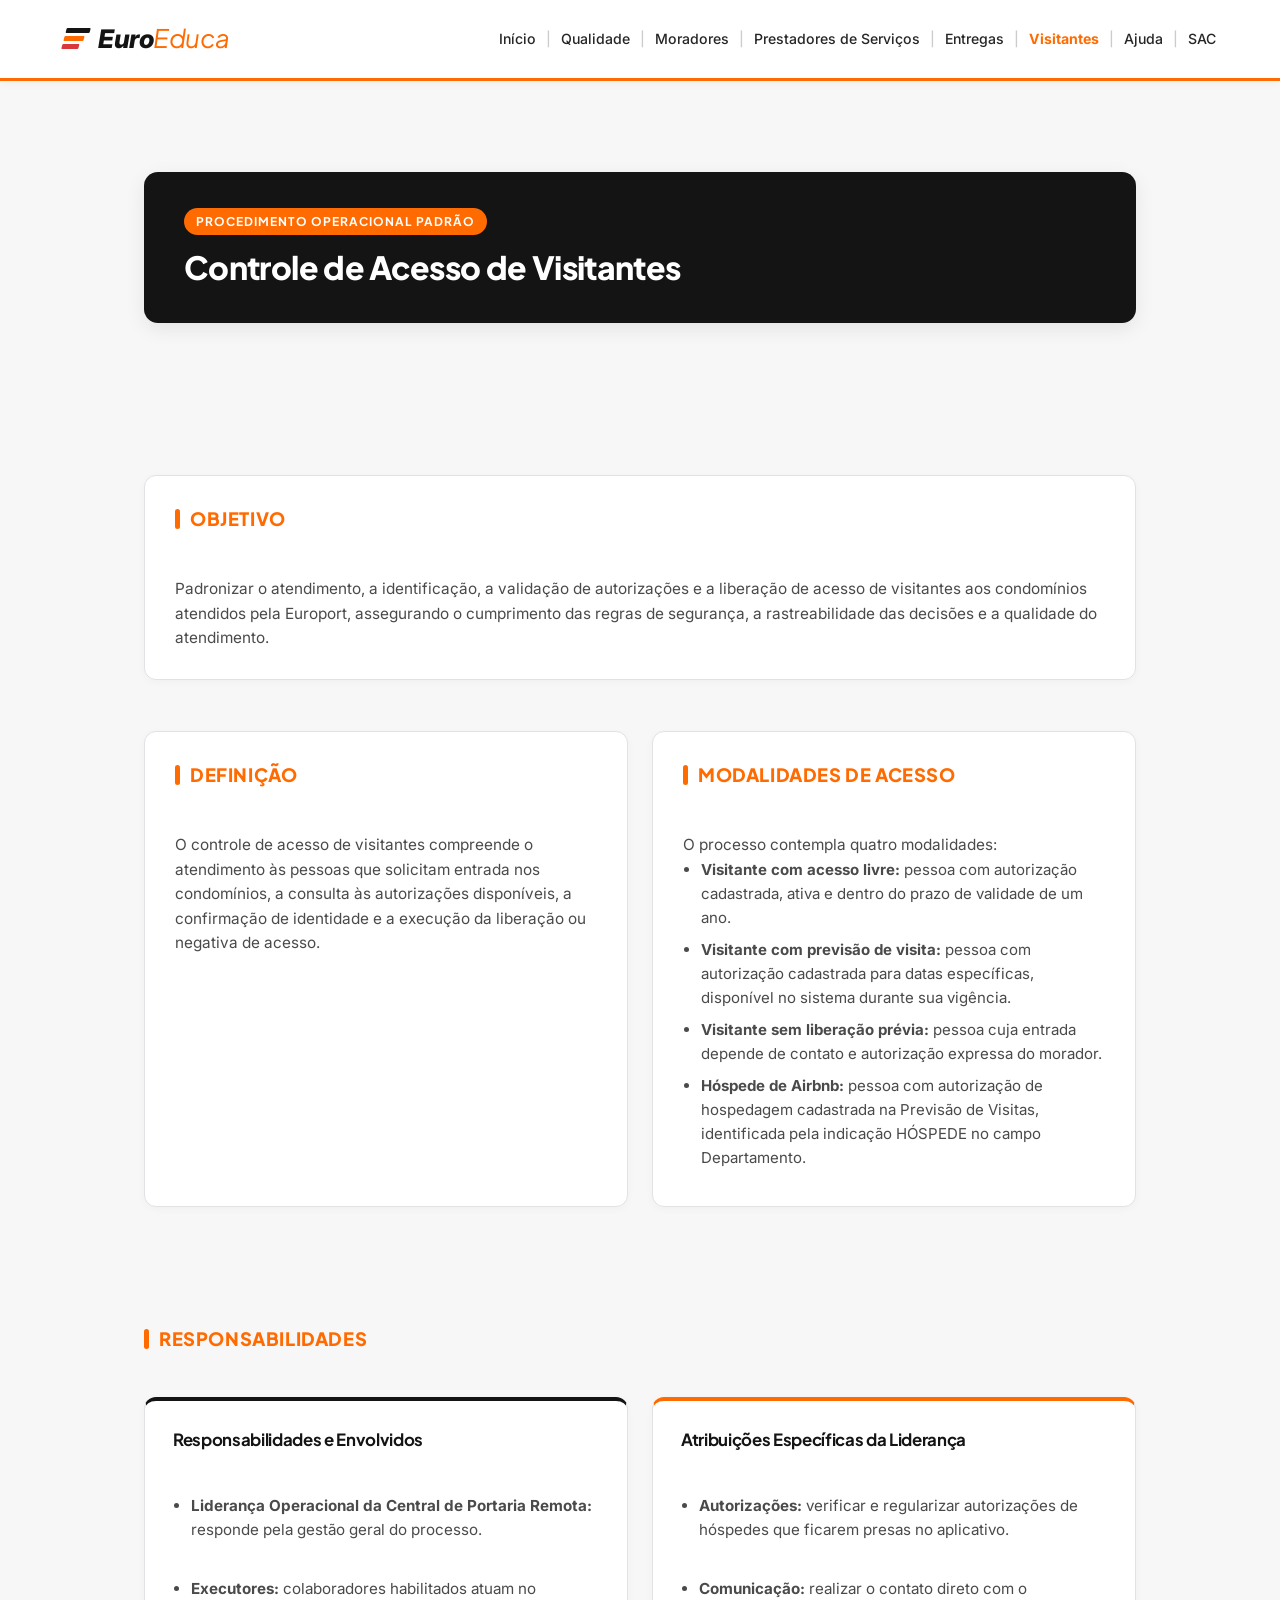
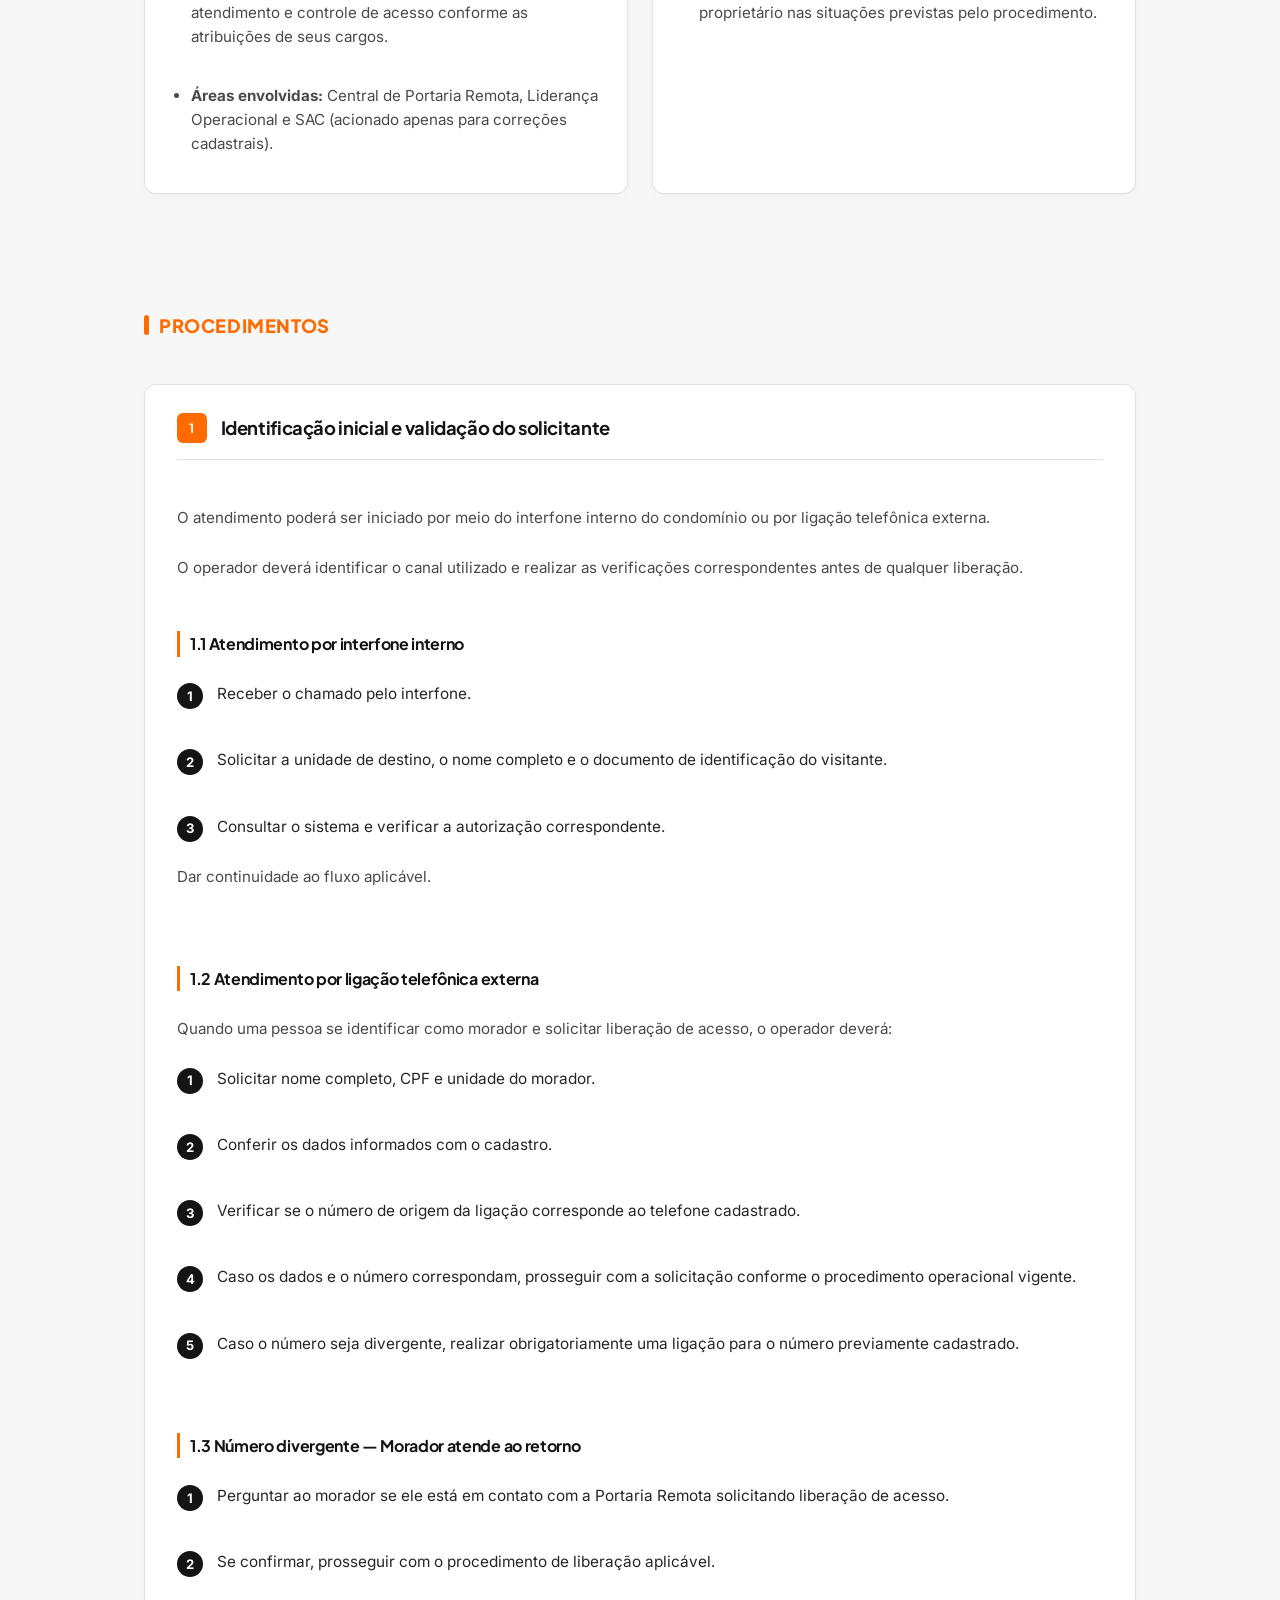
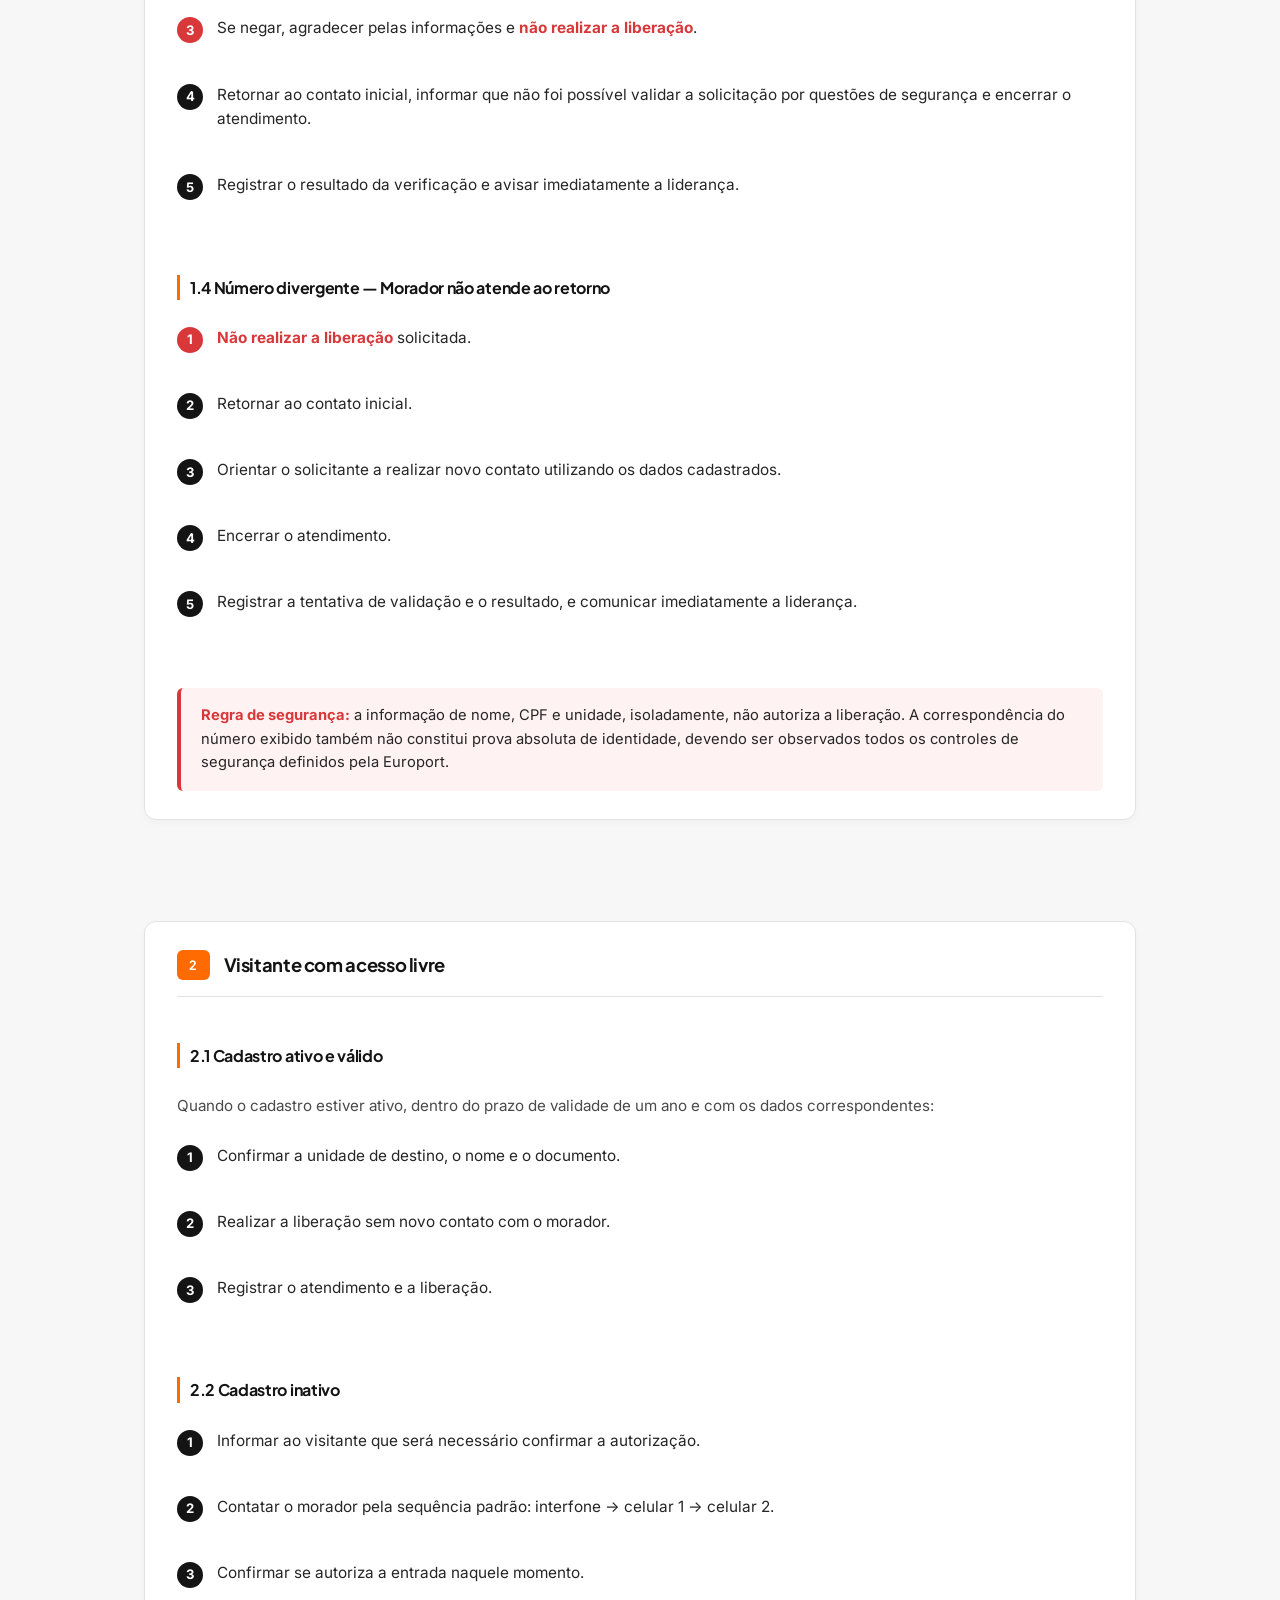
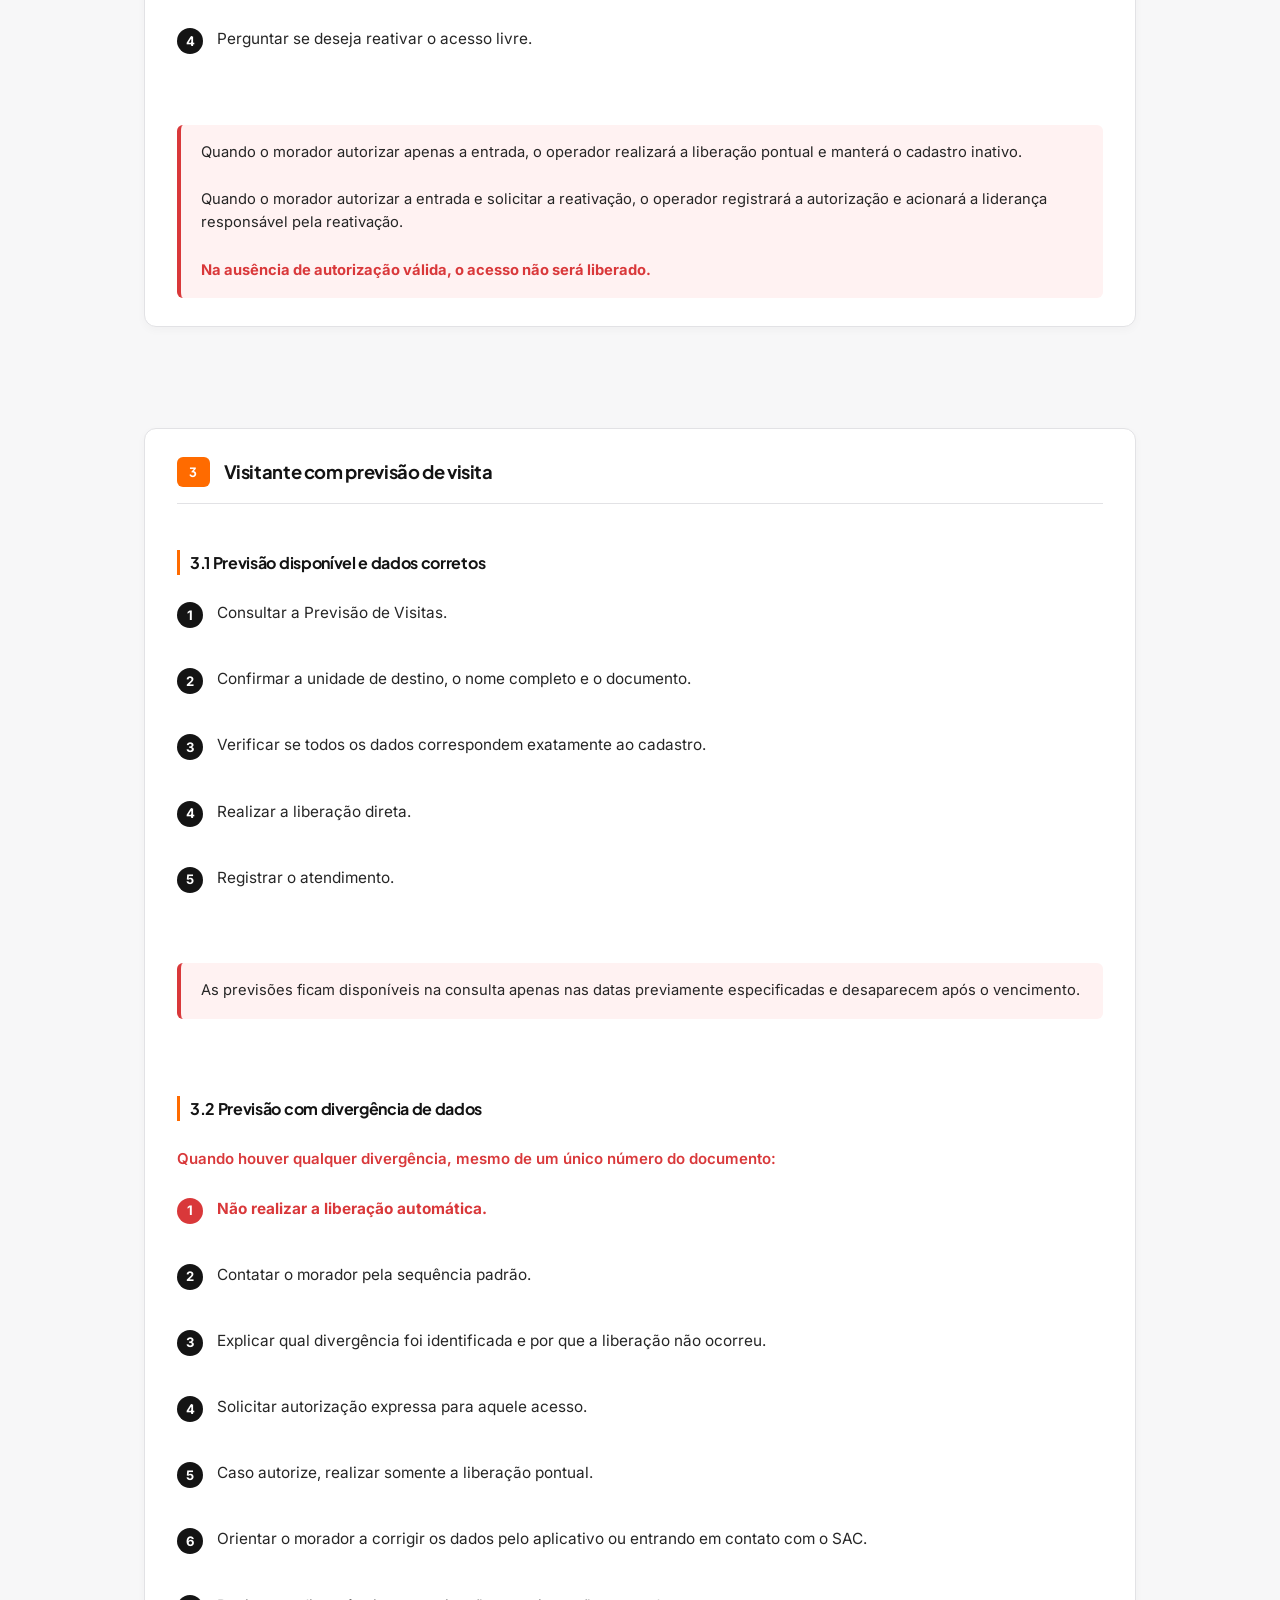
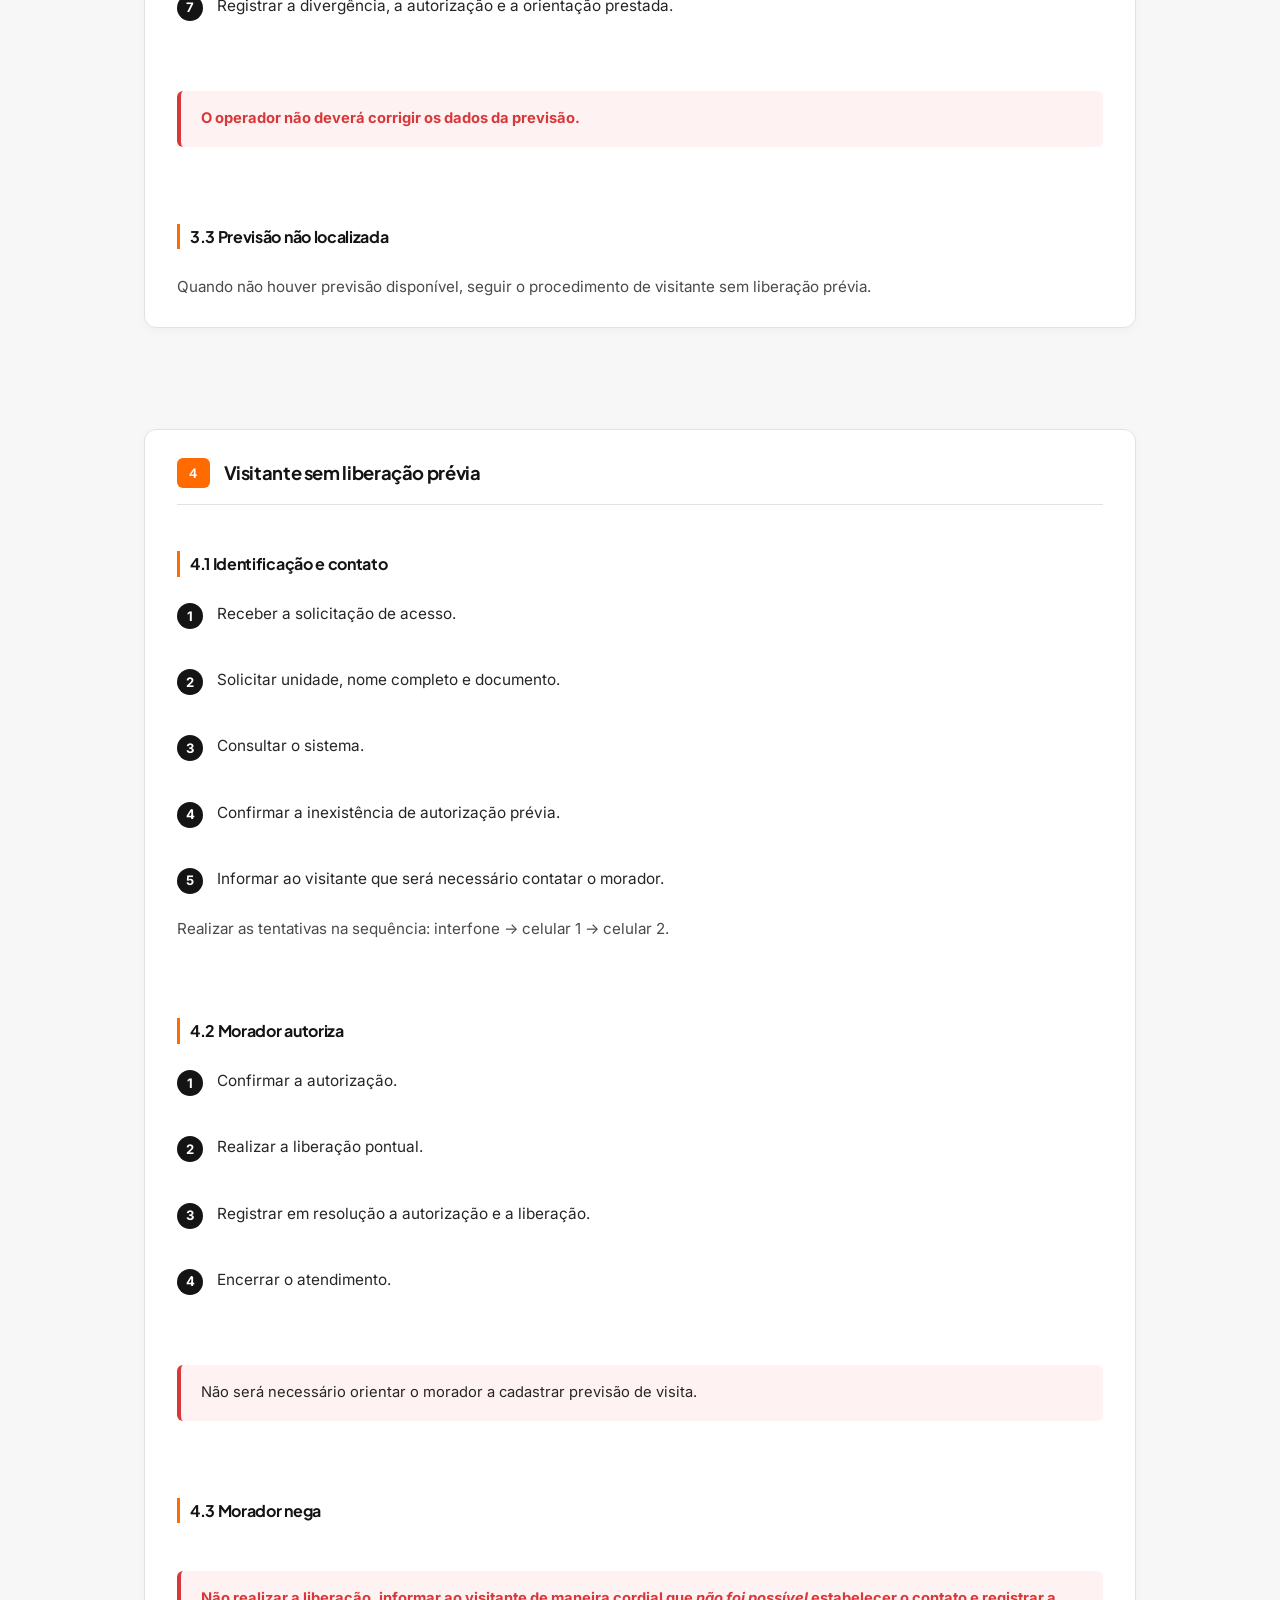
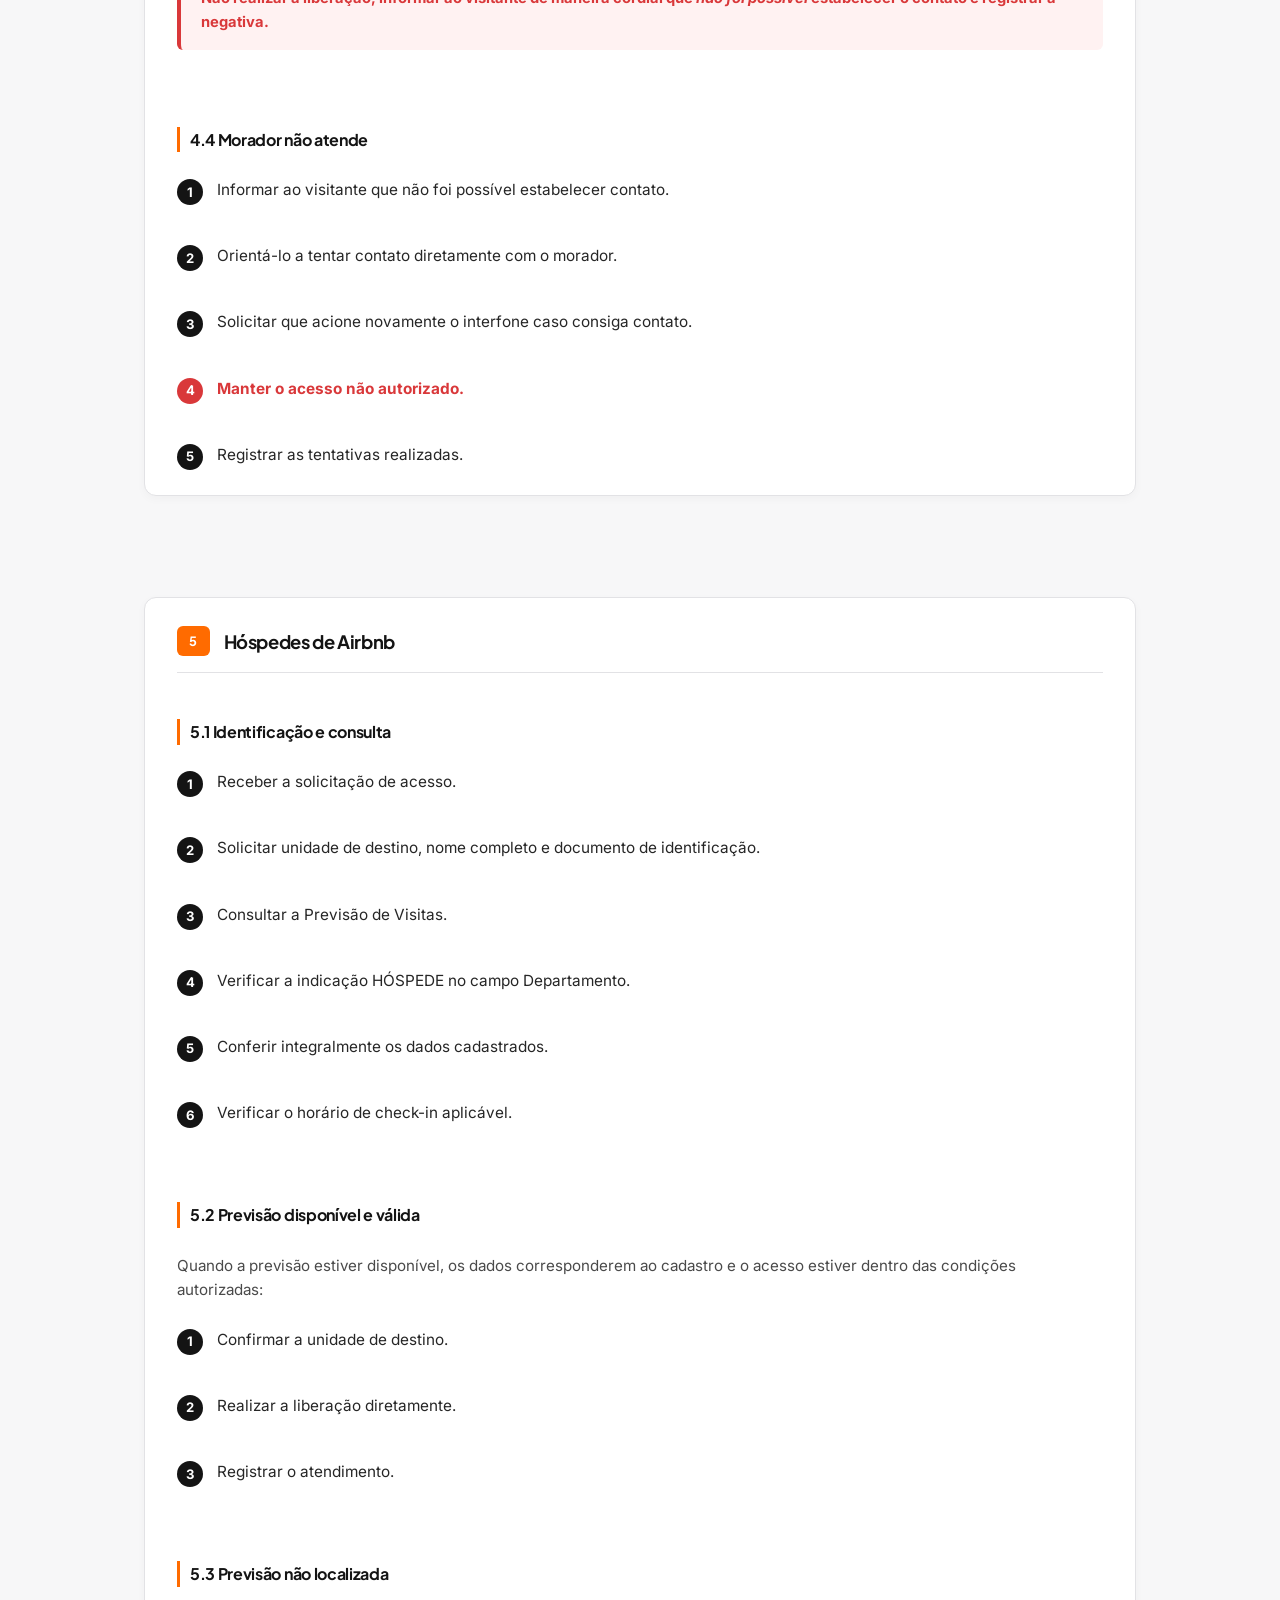
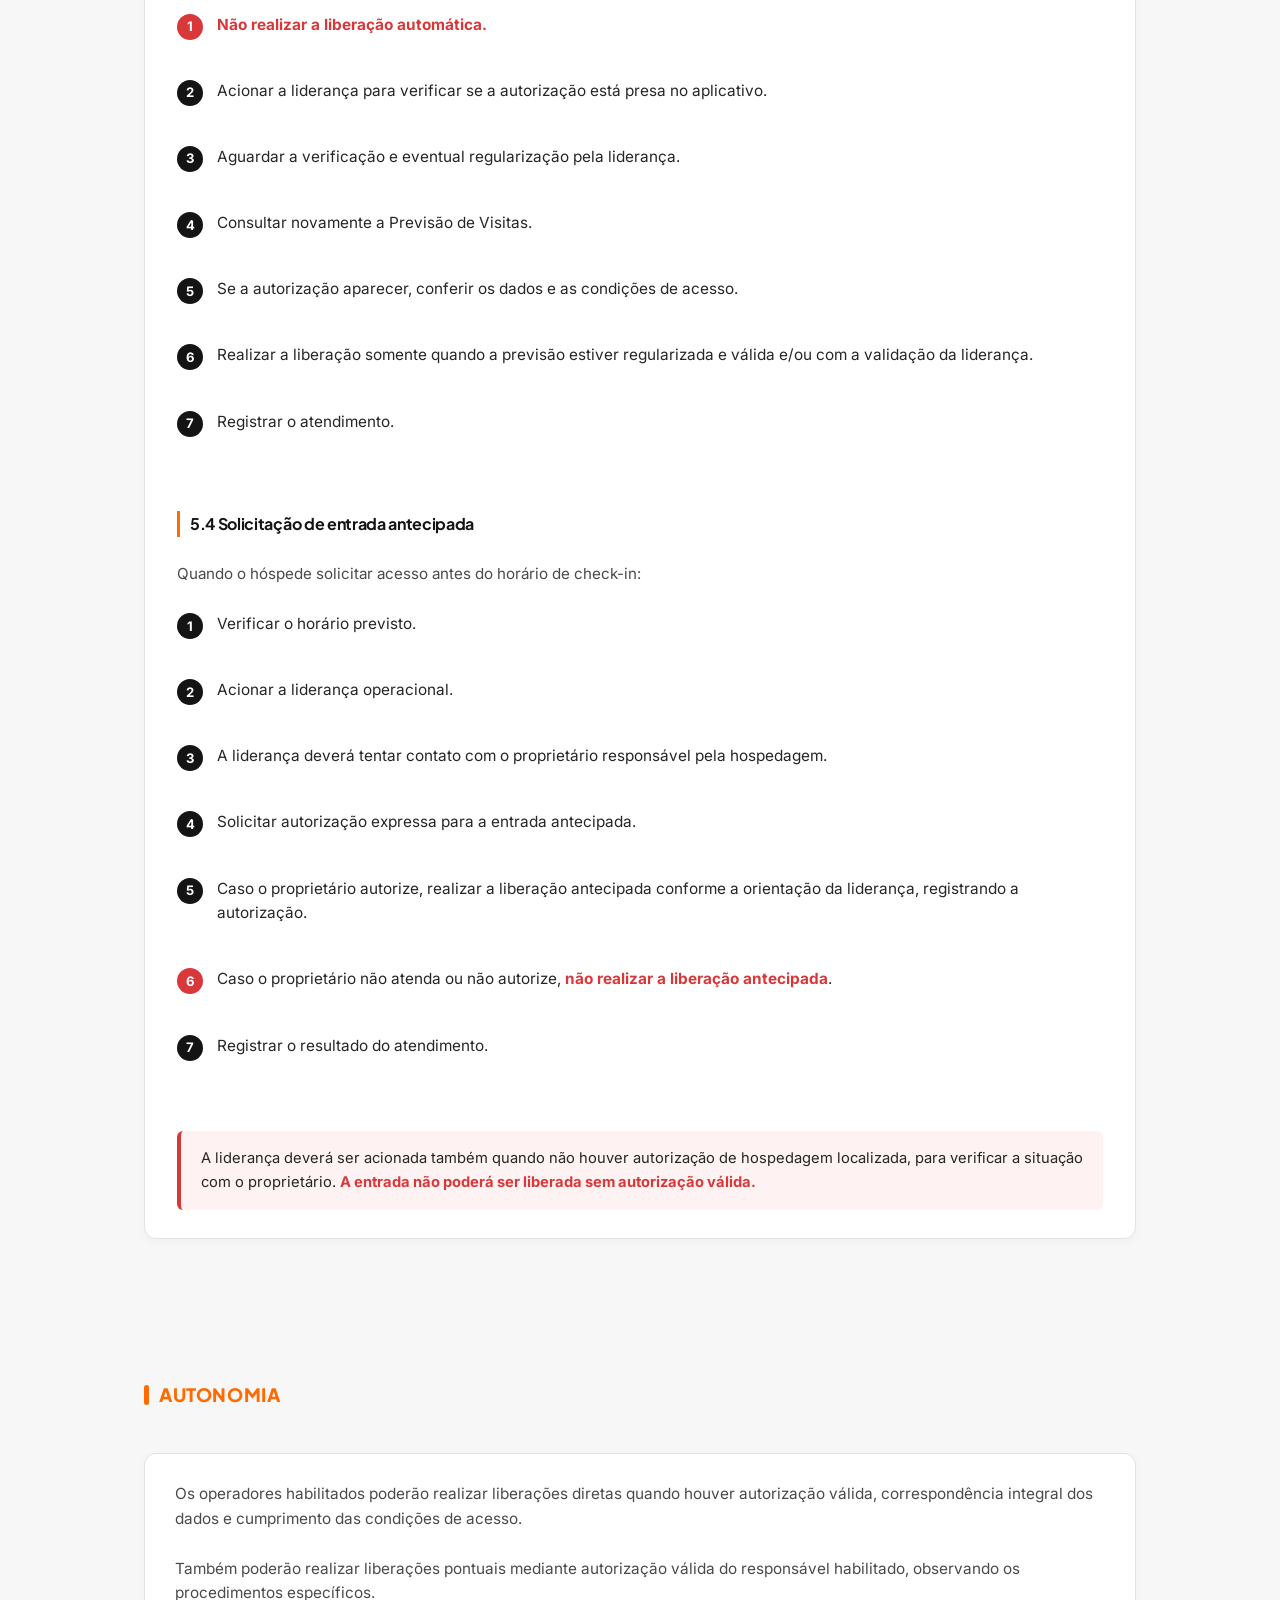
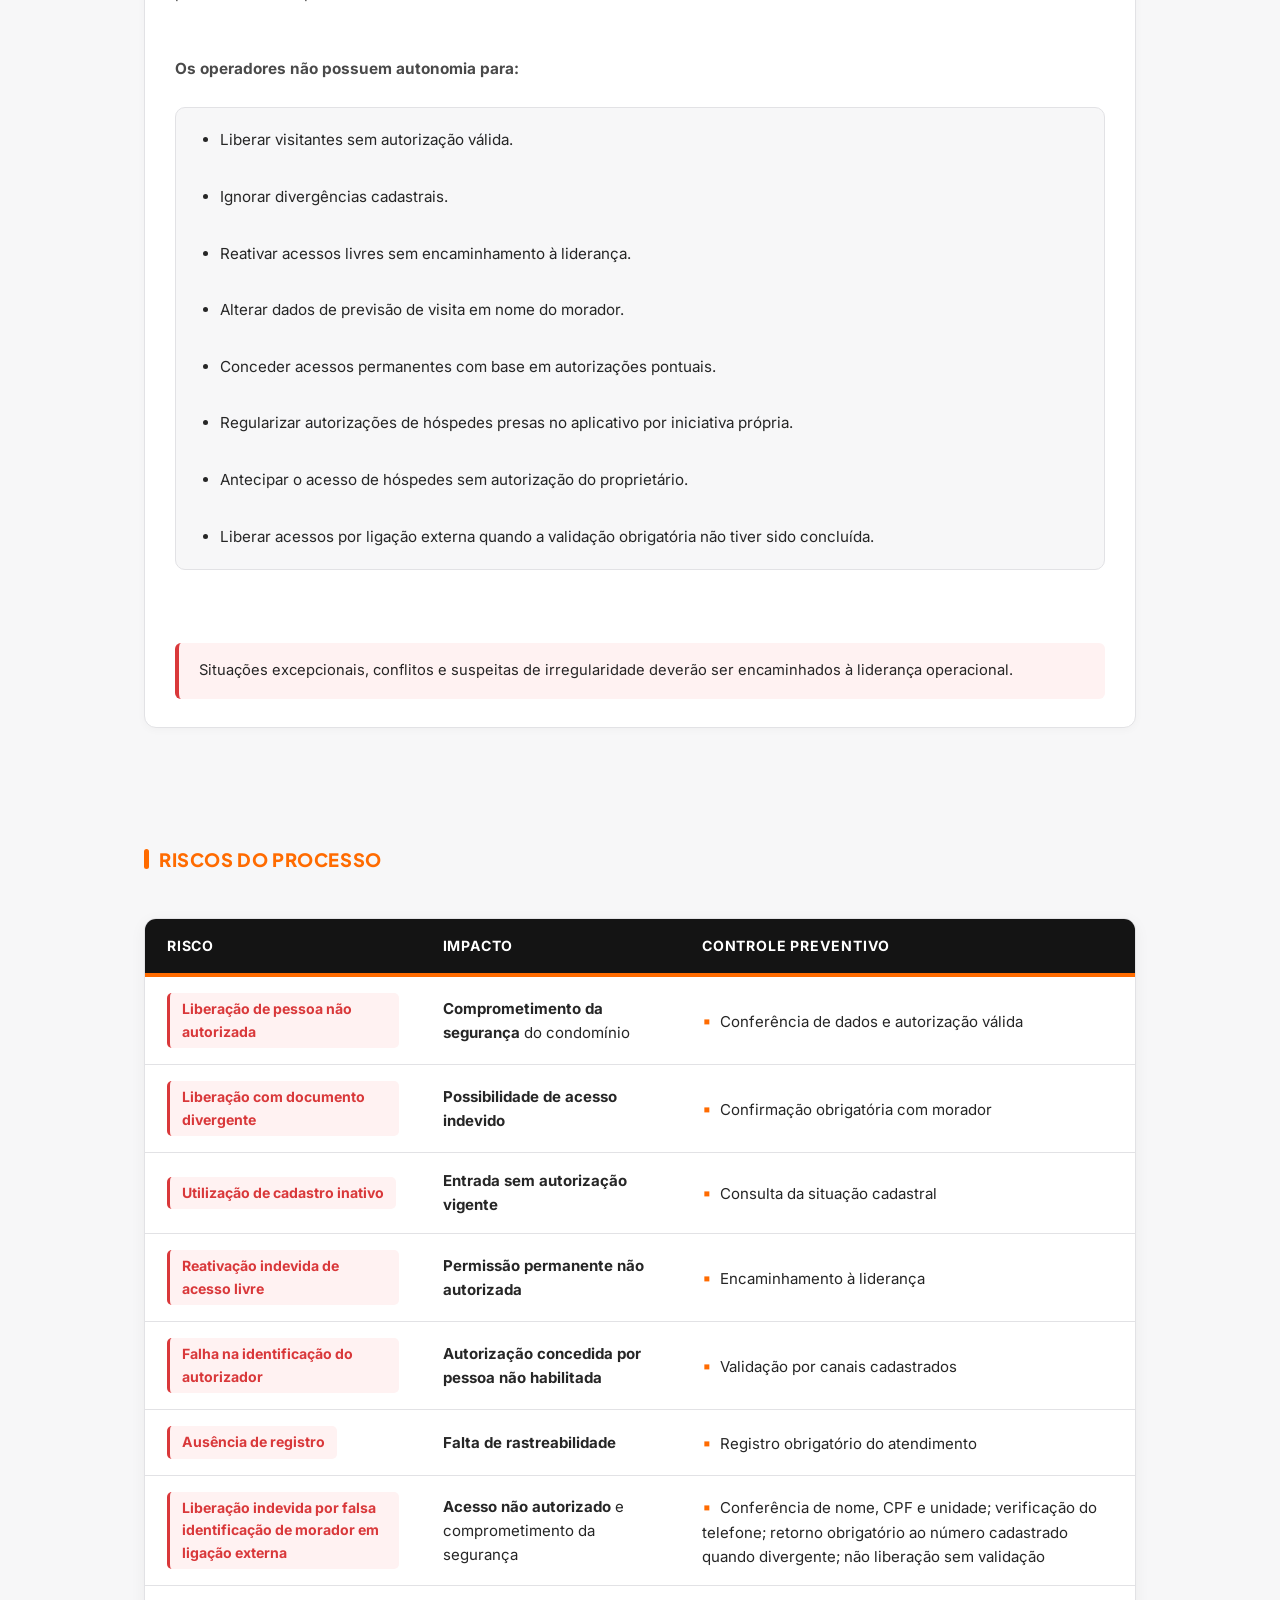
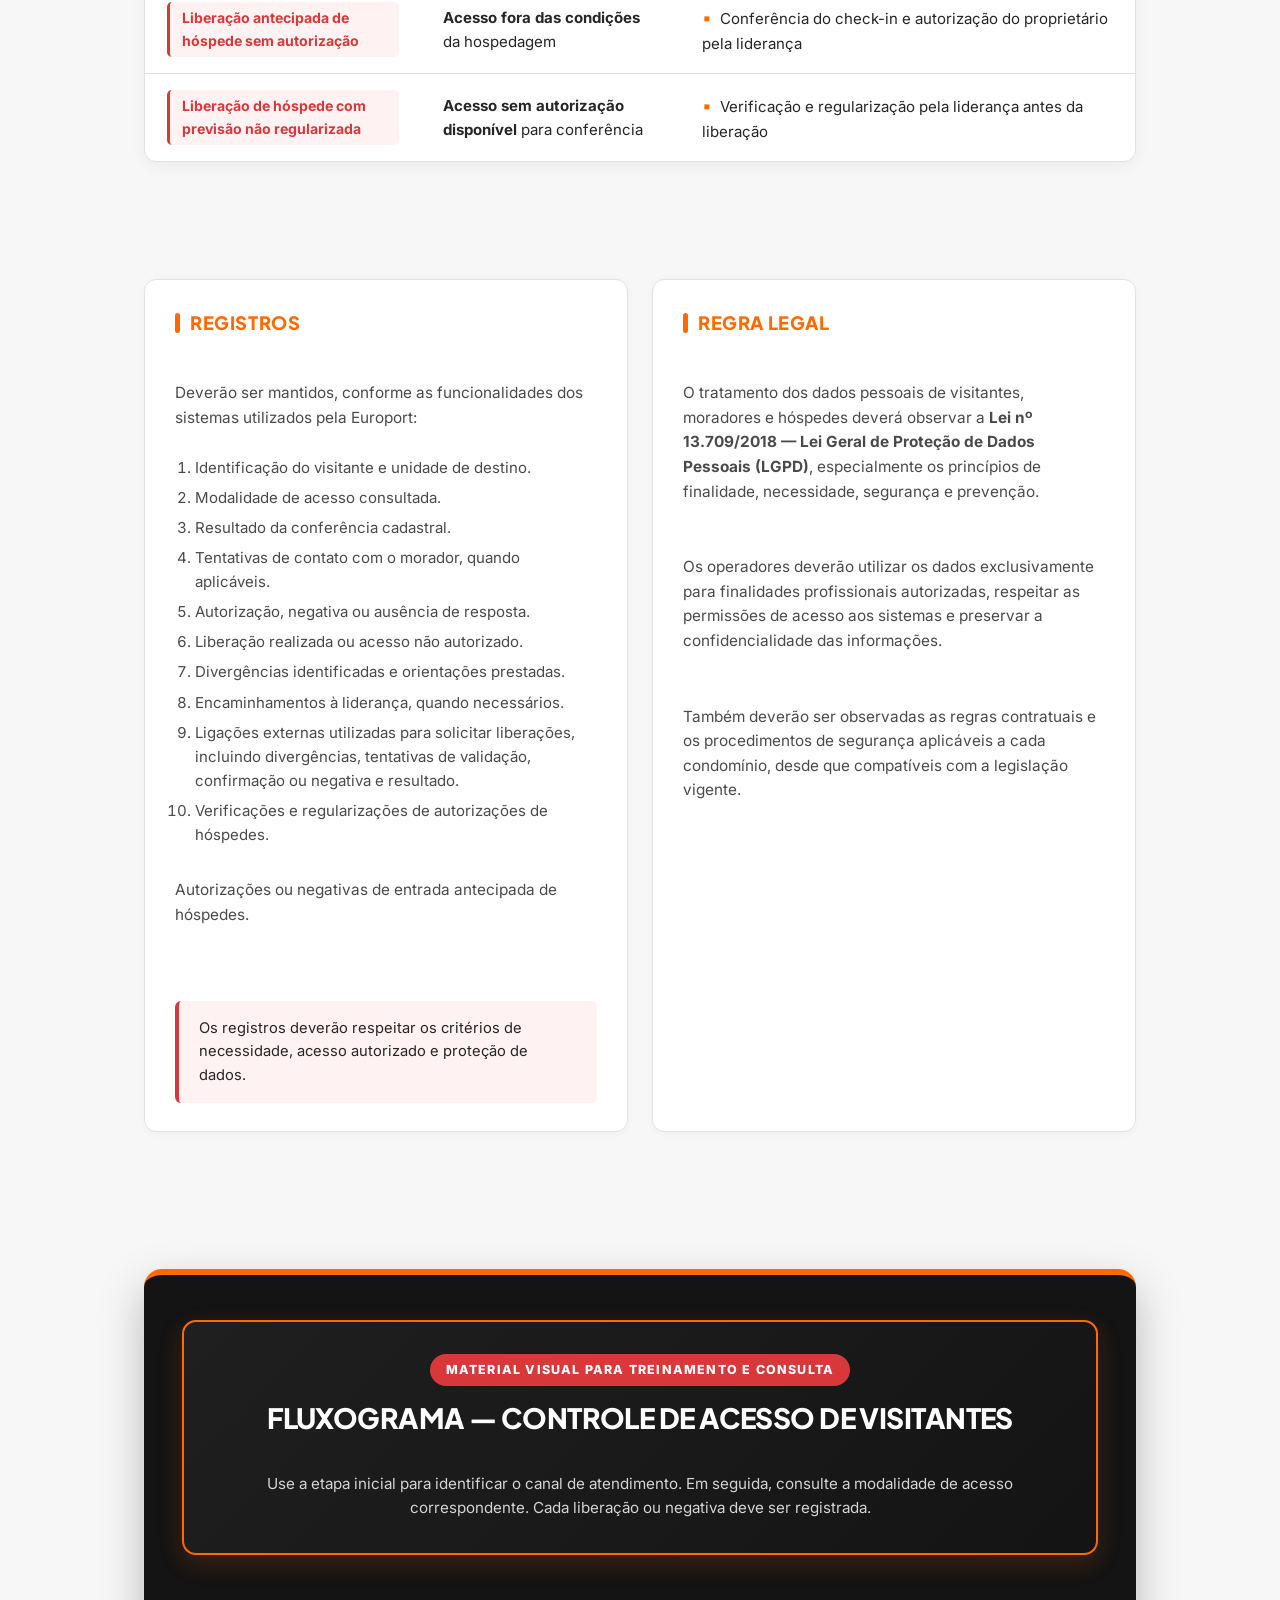
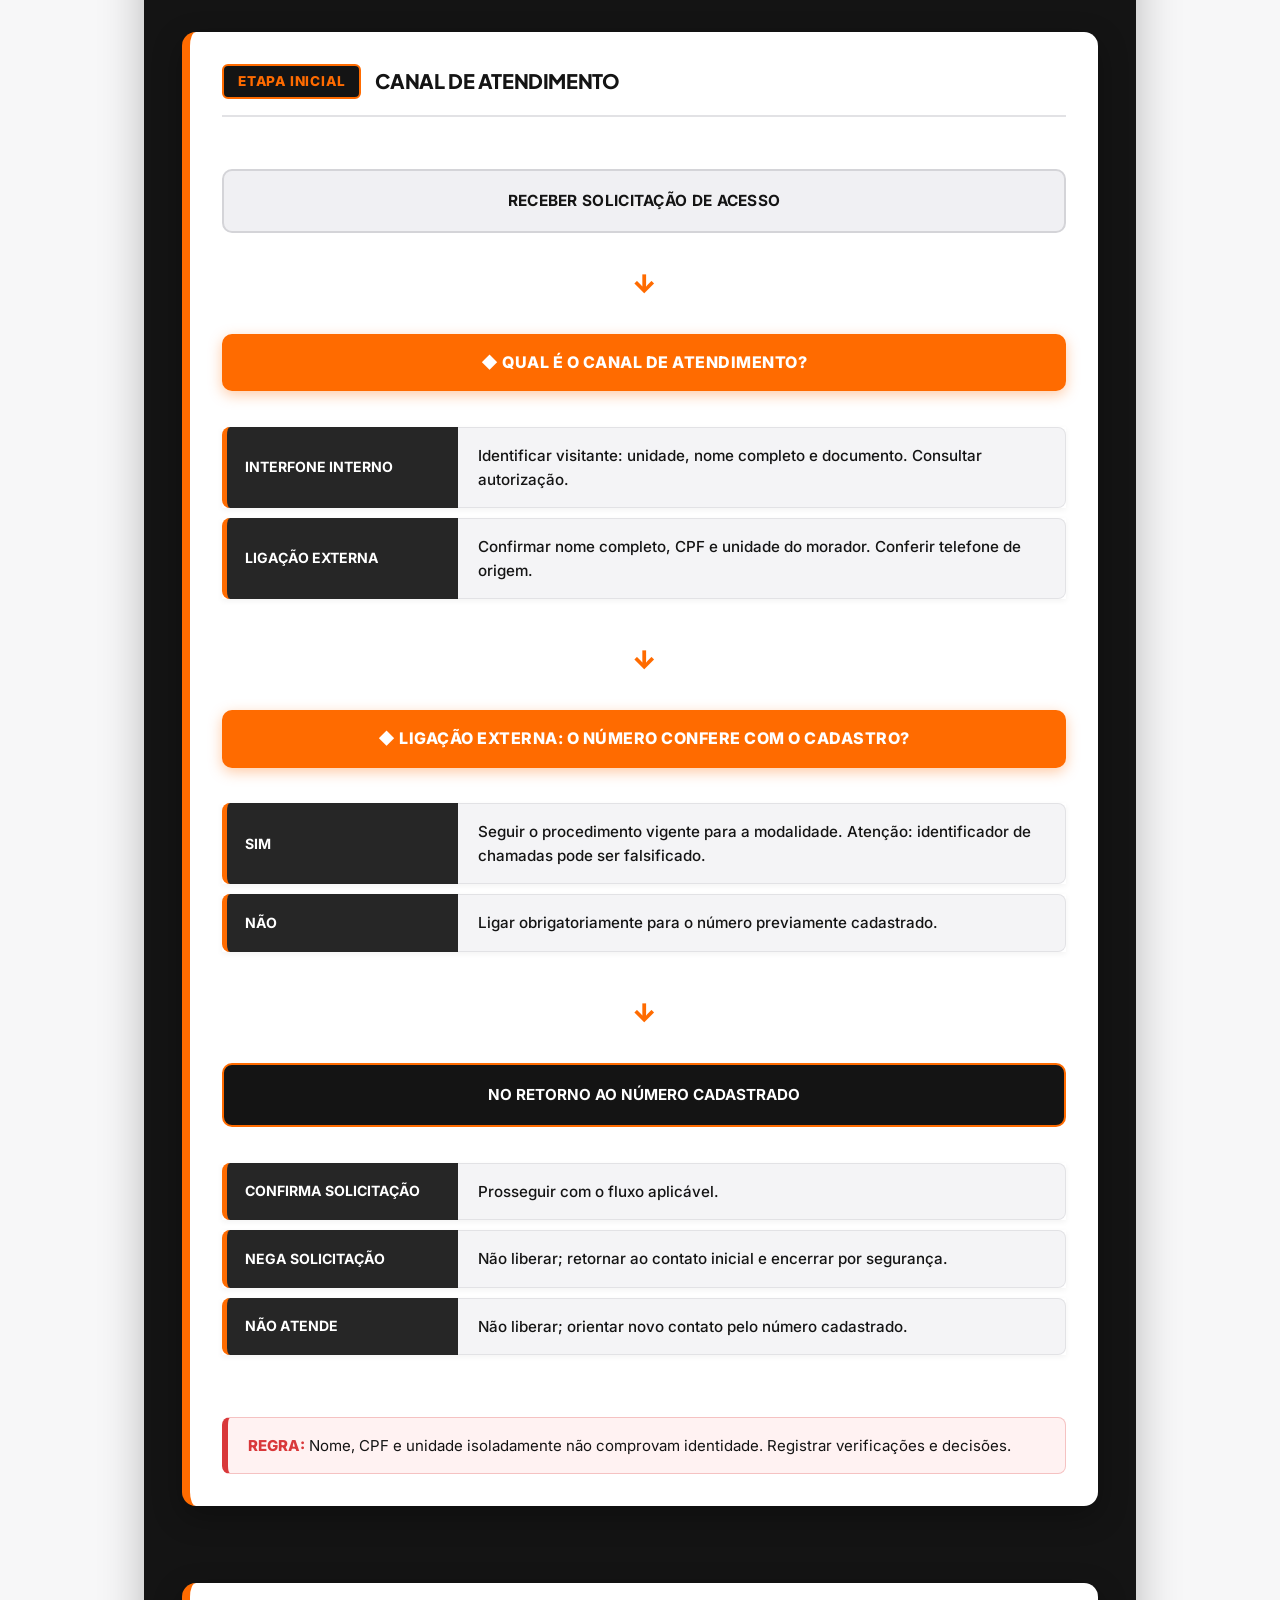
<file: EuroEduca/visitante.html>
<!DOCTYPE html>
<html lang="pt-BR">
<head>
    <meta charset="UTF-8">
    <meta name="viewport" content="width=device-width, initial-scale=1.0">
    <title>EuroEduca - Controle de Acesso de Visitantes</title>
    <link rel="stylesheet" href="visitante.css">
    <link rel="preconnect" href="https://fonts.googleapis.com">
    <link rel="preconnect" href="https://fonts.gstatic.com" crossorigin>
    <link href="https://fonts.googleapis.com/css2?family=Inter:wght@400;500;600;700&family=Plus+Jakarta+Sans:ital,wght@0,700;0,800;1,800&display=swap" rel="stylesheet">
    <link href="https://fonts.googleapis.com/css2?family=IBM+Plex+Sans:wght@400;500;600;700&family=Space+Grotesk:wght@700&display=swap" rel="stylesheet">
</head>
<body>

    <!-- CABEÇALHO -->
    <header>
        <nav>
            <a href="index.html" class="logo">
                <span class="logo-icone">
                    <span class="barra-preta"></span>
                    <span class="barra-laranja"></span>
                    <span class="barra-vermelha"></span>
                </span>
                <span class="logo-texto"><strong>Euro</strong>Educa</span>
            </a>

            <ul>
                <li><a href="index.html">Início</a></li>
                <li><a href="qualidade.html">Qualidade</a></li>
                <li><a href="morador.html">Moradores</a></li>
                <li><a href="prestador.html">Prestadores de Serviços</a></li>
                <li><a href="entregas.html">Entregas</a></li>
                <li><a href="visitante.html" class="ativo">Visitantes</a></li>
                <li><a href="ajuda.html">Ajuda</a></li>
                <li><a href="sac.html">SAC</a></li>
            </ul>
        </nav>
    </header>

    <br><br>

    <!-- CONTEÚDO PRINCIPAL -->
    <main class="container">

        <!-- TÍTULO DO POP -->
        <div class="cabecalho-documento">
            <span class="tag-categoria">Procedimento Operacional Padrão</span>
            <br>
            <h1>Controle de Acesso de Visitantes</h1>
        </div>

        <br><br><br>

        <!-- OBJETIVO -->
        <section class="secao">
            <article class="bloco-info">
                <h2 class="titulo-secao">Objetivo</h2>
                <br>
                <p>Padronizar o atendimento, a identificação, a validação de autorizações e a liberação de acesso de visitantes aos condomínios atendidos pela Europort, assegurando o cumprimento das regras de segurança, a rastreabilidade das decisões e a qualidade do atendimento.</p>
            </article>
        </section>

        <br><br>

        <!-- DEFINIÇÃO E MODALIDADES (LADO A LADO) -->
        <section class="grid-duplo">
            <article class="bloco-info">
                <h2 class="titulo-secao">Definição</h2>
                <br>
                <p>O controle de acesso de visitantes compreende o atendimento às pessoas que solicitam entrada nos condomínios, a consulta às autorizações disponíveis, a confirmação de identidade e a execução da liberação ou negativa de acesso.</p>
            </article>

            <article class="bloco-info">
                <h2 class="titulo-secao">Modalidades de Acesso</h2>
                <br>
                <p>O processo contempla quatro modalidades:</p>
                <ul class="lista-definicao">
                    <li><strong>Visitante com acesso livre:</strong> pessoa com autorização cadastrada, ativa e dentro do prazo de validade de um ano.</li>
                    <li><strong>Visitante com previsão de visita:</strong> pessoa com autorização cadastrada para datas específicas, disponível no sistema durante sua vigência.</li>
                    <li><strong>Visitante sem liberação prévia:</strong> pessoa cuja entrada depende de contato e autorização expressa do morador.</li>
                    <li><strong>Hóspede de Airbnb:</strong> pessoa com autorização de hospedagem cadastrada na Previsão de Visitas, identificada pela indicação HÓSPEDE no campo Departamento.</li>
                </ul>
            </article>
        </section>

        <br><br><br>

        <!-- RESPONSABILIDADES -->
        <section class="secao">
            <h2 class="titulo-secao">Responsabilidades</h2>
            <br>
            <div class="grid-duplo">
                <div class="card-responsabilidade">
                    <h3>Responsabilidades e Envolvidos</h3>
                    <br>
                    <ul>
                        <li><strong>Liderança Operacional da Central de Portaria Remota:</strong> responde pela gestão geral do processo.</li>
                        <br>
                        <li><strong>Executores:</strong> colaboradores habilitados atuam no atendimento e controle de acesso conforme as atribuições de seus cargos.</li>
                        <br>
                        <li><strong>Áreas envolvidas:</strong> Central de Portaria Remota, Liderança Operacional e SAC (acionado apenas para correções cadastrais).</li>
                    </ul>
                </div>

                <div class="card-responsabilidade destaque-lideranca">
                    <h3>Atribuições Específicas da Liderança</h3>
                    <br>
                    <ul>
                        <li><strong>Autorizações:</strong> verificar e regularizar autorizações de hóspedes que ficarem presas no aplicativo.</li>
                        <br>
                        <li><strong>Comunicação:</strong> realizar o contato direto com o proprietário nas situações previstas pelo procedimento.</li>
                    </ul>
                </div>
            </div>
        </section>

        <br><br><br>

        <!-- PROCEDIMENTOS -->
        <section class="secao">
            <h2 class="titulo-secao">Procedimentos</h2>
            <br>

            <!-- 1. Identificação inicial e validação do solicitante -->
            <div class="card-fluxo">
                <div class="fluxo-header">
                    <span class="fluxo-badge">1</span>
                    <h3>Identificação inicial e validação do solicitante</h3>
                </div>
                <br>
                <p class="texto-intro-fluxo">O atendimento poderá ser iniciado por meio do interfone interno do condomínio ou por ligação telefônica externa.</p>
                <br>
                <p class="texto-intro-fluxo">O operador deverá identificar o canal utilizado e realizar as verificações correspondentes antes de qualquer liberação.</p>
                <br><br>

                <h4 class="subtitulo-fluxo">1.1 Atendimento por interfone interno</h4>
                <br>
                <ol class="lista-passos">
                    <li>Receber o chamado pelo interfone.</li>
                    <br>
                    <li>Solicitar a unidade de destino, o nome completo e o documento de identificação do visitante.</li>
                    <br>
                    <li>Consultar o sistema e verificar a autorização correspondente.</li>
                </ol>
                <br>
                <p class="texto-complemento">Dar continuidade ao fluxo aplicável.</p>

                <br><br><br>

                <h4 class="subtitulo-fluxo">1.2 Atendimento por ligação telefônica externa</h4>
                <br>
                <p class="texto-intro-fluxo">Quando uma pessoa se identificar como morador e solicitar liberação de acesso, o operador deverá:</p>
                <br>
                <ol class="lista-passos">
                    <li>Solicitar nome completo, CPF e unidade do morador.</li>
                    <br>
                    <li>Conferir os dados informados com o cadastro.</li>
                    <br>
                    <li>Verificar se o número de origem da ligação corresponde ao telefone cadastrado.</li>
                    <br>
                    <li>Caso os dados e o número correspondam, prosseguir com a solicitação conforme o procedimento operacional vigente.</li>
                    <br>
                    <li>Caso o número seja divergente, realizar obrigatoriamente uma ligação para o número previamente cadastrado.</li>
                </ol>

                <br><br><br>

                <h4 class="subtitulo-fluxo">1.3 Número divergente — Morador atende ao retorno</h4>
                <br>
                <ol class="lista-passos">
                    <li>Perguntar ao morador se ele está em contato com a Portaria Remota solicitando liberação de acesso.</li>
                    <br>
                    <li>Se confirmar, prosseguir com o procedimento de liberação aplicável.</li>
                    <br>
                    <li class="passo-alerta">Se negar, agradecer pelas informações e <strong>não realizar a liberação</strong>.</li>
                    <br>
                    <li>Retornar ao contato inicial, informar que não foi possível validar a solicitação por questões de segurança e encerrar o atendimento.</li>
                    <br>
                    <li>Registrar o resultado da verificação e avisar imediatamente a liderança.</li>
                </ol>

                <br><br><br>

                <h4 class="subtitulo-fluxo">1.4 Número divergente — Morador não atende ao retorno</h4>
                <br>
                <ol class="lista-passos">
                    <li class="passo-alerta"><strong>Não realizar a liberação</strong> solicitada.</li>
                    <br>
                    <li>Retornar ao contato inicial.</li>
                    <br>
                    <li>Orientar o solicitante a realizar novo contato utilizando os dados cadastrados.</li>
                    <br>
                    <li>Encerrar o atendimento.</li>
                    <br>
                    <li>Registrar a tentativa de validação e o resultado, e comunicar imediatamente a liderança.</li>
                </ol>
                <br><br>
                <div class="nota-seguranca">
                    <strong>Regra de segurança:</strong> a informação de nome, CPF e unidade, isoladamente, não autoriza a liberação. A correspondência do número exibido também não constitui prova absoluta de identidade, devendo ser observados todos os controles de segurança definidos pela Europort.
                </div>
            </div>

            <br><br><br>

            <!-- 2. Visitante com acesso livre -->
            <div class="card-fluxo">
                <div class="fluxo-header">
                    <span class="fluxo-badge">2</span>
                    <h3>Visitante com acesso livre</h3>
                </div>
                <br>

                <h4 class="subtitulo-fluxo">2.1 Cadastro ativo e válido</h4>
                <br>
                <p class="texto-intro-fluxo">Quando o cadastro estiver ativo, dentro do prazo de validade de um ano e com os dados correspondentes:</p>
                <br>
                <ol class="lista-passos">
                    <li>Confirmar a unidade de destino, o nome e o documento.</li>
                    <br>
                    <li>Realizar a liberação sem novo contato com o morador.</li>
                    <br>
                    <li>Registrar o atendimento e a liberação.</li>
                </ol>

                <br><br><br>

                <h4 class="subtitulo-fluxo">2.2 Cadastro inativo</h4>
                <br>
                <ol class="lista-passos">
                    <li>Informar ao visitante que será necessário confirmar a autorização.</li>
                    <br>
                    <li>Contatar o morador pela sequência padrão: interfone → celular 1 → celular 2.</li>
                    <br>
                    <li>Confirmar se autoriza a entrada naquele momento.</li>
                    <br>
                    <li>Perguntar se deseja reativar o acesso livre.</li>
                </ol>
                <br><br>
                <div class="nota-seguranca">
                    <p>Quando o morador autorizar apenas a entrada, o operador realizará a liberação pontual e manterá o cadastro inativo.</p>
                    <br>
                    <p>Quando o morador autorizar a entrada e solicitar a reativação, o operador registrará a autorização e acionará a liderança responsável pela reativação.</p>
                    <br>
                    <p><strong>Na ausência de autorização válida, o acesso não será liberado.</strong></p>
                </div>
            </div>

            <br><br><br>

            <!-- 3. Visitante com previsão de visita -->
            <div class="card-fluxo">
                <div class="fluxo-header">
                    <span class="fluxo-badge">3</span>
                    <h3>Visitante com previsão de visita</h3>
                </div>
                <br>

                <h4 class="subtitulo-fluxo">3.1 Previsão disponível e dados corretos</h4>
                <br>
                <ol class="lista-passos">
                    <li>Consultar a Previsão de Visitas.</li>
                    <br>
                    <li>Confirmar a unidade de destino, o nome completo e o documento.</li>
                    <br>
                    <li>Verificar se todos os dados correspondem exatamente ao cadastro.</li>
                    <br>
                    <li>Realizar a liberação direta.</li>
                    <br>
                    <li>Registrar o atendimento.</li>
                </ol>
                <br><br>
                <div class="nota-seguranca">
                    As previsões ficam disponíveis na consulta apenas nas datas previamente especificadas e desaparecem após o vencimento.
                </div>

                <br><br><br>

                <h4 class="subtitulo-fluxo">3.2 Previsão com divergência de dados</h4>
                <br>
                <p class="texto-alerta-inline">Quando houver qualquer divergência, mesmo de um único número do documento:</p>
                <br>
                <ol class="lista-passos">
                    <li class="passo-alerta"><strong>Não realizar a liberação automática.</strong></li>
                    <br>
                    <li>Contatar o morador pela sequência padrão.</li>
                    <br>
                    <li>Explicar qual divergência foi identificada e por que a liberação não ocorreu.</li>
                    <br>
                    <li>Solicitar autorização expressa para aquele acesso.</li>
                    <br>
                    <li>Caso autorize, realizar somente a liberação pontual.</li>
                    <br>
                    <li>Orientar o morador a corrigir os dados pelo aplicativo ou entrando em contato com o SAC.</li>
                    <br>
                    <li>Registrar a divergência, a autorização e a orientação prestada.</li>
                </ol>
                <br><br>
                <div class="nota-seguranca">
                    <strong>O operador não deverá corrigir os dados da previsão.</strong>
                </div>

                <br><br><br>

                <h4 class="subtitulo-fluxo">3.3 Previsão não localizada</h4>
                <br>
                <p class="texto-complemento">Quando não houver previsão disponível, seguir o procedimento de visitante sem liberação prévia.</p>
            </div>

            <br><br><br>

            <!-- 4. Visitante sem liberação prévia -->
            <div class="card-fluxo">
                <div class="fluxo-header">
                    <span class="fluxo-badge">4</span>
                    <h3>Visitante sem liberação prévia</h3>
                </div>
                <br>

                <h4 class="subtitulo-fluxo">4.1 Identificação e contato</h4>
                <br>
                <ol class="lista-passos">
                    <li>Receber a solicitação de acesso.</li>
                    <br>
                    <li>Solicitar unidade, nome completo e documento.</li>
                    <br>
                    <li>Consultar o sistema.</li>
                    <br>
                    <li>Confirmar a inexistência de autorização prévia.</li>
                    <br>
                    <li>Informar ao visitante que será necessário contatar o morador.</li>
                </ol>
                <br>
                <p class="texto-complemento">Realizar as tentativas na sequência: interfone → celular 1 → celular 2.</p>

                <br><br><br>

                <h4 class="subtitulo-fluxo">4.2 Morador autoriza</h4>
                <br>
                <ol class="lista-passos">
                    <li>Confirmar a autorização.</li>
                    <br>
                    <li>Realizar a liberação pontual.</li>
                    <br>
                    <li>Registrar em resolução a autorização e a liberação.</li>
                    <br>
                    <li>Encerrar o atendimento.</li>
                </ol>
                <br><br>
                <div class="nota-seguranca">
                    Não será necessário orientar o morador a cadastrar previsão de visita.
                </div>

                <br><br><br>

                <h4 class="subtitulo-fluxo">4.3 Morador nega</h4>
                <br>
                <div class="nota-seguranca">
                    <strong>Não realizar a liberação, informar ao visitante de maneira cordial que <em>não foi possível</em> estabelecer o contato e registrar a negativa.</strong>
                </div>

                <br><br><br>

                <h4 class="subtitulo-fluxo">4.4 Morador não atende</h4>
                <br>
                <ol class="lista-passos">
                    <li>Informar ao visitante que não foi possível estabelecer contato.</li>
                    <br>
                    <li>Orientá-lo a tentar contato diretamente com o morador.</li>
                    <br>
                    <li>Solicitar que acione novamente o interfone caso consiga contato.</li>
                    <br>
                    <li class="passo-alerta"><strong>Manter o acesso não autorizado.</strong></li>
                    <br>
                    <li>Registrar as tentativas realizadas.</li>
                </ol>
            </div>

            <br><br><br>

            <!-- 5. Hóspedes de Airbnb -->
            <div class="card-fluxo">
                <div class="fluxo-header">
                    <span class="fluxo-badge">5</span>
                    <h3>Hóspedes de Airbnb</h3>
                </div>
                <br>

                <h4 class="subtitulo-fluxo">5.1 Identificação e consulta</h4>
                <br>
                <ol class="lista-passos">
                    <li>Receber a solicitação de acesso.</li>
                    <br>
                    <li>Solicitar unidade de destino, nome completo e documento de identificação.</li>
                    <br>
                    <li>Consultar a Previsão de Visitas.</li>
                    <br>
                    <li>Verificar a indicação HÓSPEDE no campo Departamento.</li>
                    <br>
                    <li>Conferir integralmente os dados cadastrados.</li>
                    <br>
                    <li>Verificar o horário de check-in aplicável.</li>
                </ol>

                <br><br><br>

                <h4 class="subtitulo-fluxo">5.2 Previsão disponível e válida</h4>
                <br>
                <p class="texto-intro-fluxo">Quando a previsão estiver disponível, os dados corresponderem ao cadastro e o acesso estiver dentro das condições autorizadas:</p>
                <br>
                <ol class="lista-passos">
                    <li>Confirmar a unidade de destino.</li>
                    <br>
                    <li>Realizar a liberação diretamente.</li>
                    <br>
                    <li>Registrar o atendimento.</li>
                </ol>

                <br><br><br>

                <h4 class="subtitulo-fluxo">5.3 Previsão não localizada</h4>
                <br>
                <ol class="lista-passos">
                    <li class="passo-alerta"><strong>Não realizar a liberação automática.</strong></li>
                    <br>
                    <li>Acionar a liderança para verificar se a autorização está presa no aplicativo.</li>
                    <br>
                    <li>Aguardar a verificação e eventual regularização pela liderança.</li>
                    <br>
                    <li>Consultar novamente a Previsão de Visitas.</li>
                    <br>
                    <li>Se a autorização aparecer, conferir os dados e as condições de acesso.</li>
                    <br>
                    <li>Realizar a liberação somente quando a previsão estiver regularizada e válida e/ou com a validação da liderança.</li>
                    <br>
                    <li>Registrar o atendimento.</li>
                </ol>

                <br><br><br>

                <h4 class="subtitulo-fluxo">5.4 Solicitação de entrada antecipada</h4>
                <br>
                <p class="texto-intro-fluxo">Quando o hóspede solicitar acesso antes do horário de check-in:</p>
                <br>
                <ol class="lista-passos">
                    <li>Verificar o horário previsto.</li>
                    <br>
                    <li>Acionar a liderança operacional.</li>
                    <br>
                    <li>A liderança deverá tentar contato com o proprietário responsável pela hospedagem.</li>
                    <br>
                    <li>Solicitar autorização expressa para a entrada antecipada.</li>
                    <br>
                    <li>Caso o proprietário autorize, realizar a liberação antecipada conforme a orientação da liderança, registrando a autorização.</li>
                    <br>
                    <li class="passo-alerta">Caso o proprietário não atenda ou não autorize, <strong>não realizar a liberação antecipada</strong>.</li>
                    <br>
                    <li>Registrar o resultado do atendimento.</li>
                </ol>
                <br><br>
                <div class="nota-seguranca">
                    A liderança deverá ser acionada também quando não houver autorização de hospedagem localizada, para verificar a situação com o proprietário. <strong>A entrada não poderá ser liberada sem autorização válida.</strong>
                </div>
            </div>
        </section>

        <br><br><br>

        <!-- AUTONOMIA -->
        <section class="secao">
            <h2 class="titulo-secao">Autonomia</h2>
            <br>
            <div class="bloco-info">
                <p>Os operadores habilitados poderão realizar liberações diretas quando houver autorização válida, correspondência integral dos dados e cumprimento das condições de acesso.</p>
                <br>
                <p>Também poderão realizar liberações pontuais mediante autorização válida do responsável habilitado, observando os procedimentos específicos.</p>
                <br><br>
                <p><strong>Os operadores não possuem autonomia para:</strong></p>
                <br>
                <div class="caixa-restricoes-autonomia">
                    <ul>
                        <li>Liberar visitantes sem autorização válida.</li>
                        <br>
                        <li>Ignorar divergências cadastrais.</li>
                        <br>
                        <li>Reativar acessos livres sem encaminhamento à liderança.</li>
                        <br>
                        <li>Alterar dados de previsão de visita em nome do morador.</li>
                        <br>
                        <li>Conceder acessos permanentes com base em autorizações pontuais.</li>
                        <br>
                        <li>Regularizar autorizações de hóspedes presas no aplicativo por iniciativa própria.</li>
                        <br>
                        <li>Antecipar o acesso de hóspedes sem autorização do proprietário.</li>
                        <br>
                        <li>Liberar acessos por ligação externa quando a validação obrigatória não tiver sido concluída.</li>
                    </ul>
                </div>
                <br><br>
                <div class="nota-seguranca">
                    Situações excepcionais, conflitos e suspeitas de irregularidade deverão ser encaminhados à liderança operacional.
                </div>
            </div>
        </section>

        <br><br><br>

        <!-- RISCOS DO PROCESSO -->
        <section class="secao">
            <h2 class="titulo-secao">Riscos do Processo</h2>
            <br>
            <div class="tabela-wrapper">
                <table class="tabela-riscos">
                    <thead>
                        <tr>
                            <th>Risco</th>
                            <th>Impacto</th>
                            <th>Controle preventivo</th>
                        </tr>
                    </thead>
                    <tbody>
                        <tr>
                            <td><span class="badge-risco">Liberação de pessoa não autorizada</span></td>
                            <td><strong>Comprometimento da segurança</strong> do condomínio</td>
                            <td>Conferência de dados e autorização válida</td>
                        </tr>
                        <tr>
                            <td><span class="badge-risco">Liberação com documento divergente</span></td>
                            <td><strong>Possibilidade de acesso indevido</strong></td>
                            <td>Confirmação obrigatória com morador</td>
                        </tr>
                        <tr>
                            <td><span class="badge-risco">Utilização de cadastro inativo</span></td>
                            <td><strong>Entrada sem autorização vigente</strong></td>
                            <td>Consulta da situação cadastral</td>
                        </tr>
                        <tr>
                            <td><span class="badge-risco">Reativação indevida de acesso livre</span></td>
                            <td><strong>Permissão permanente não autorizada</strong></td>
                            <td>Encaminhamento à liderança</td>
                        </tr>
                        <tr>
                            <td><span class="badge-risco">Falha na identificação do autorizador</span></td>
                            <td><strong>Autorização concedida por pessoa não habilitada</strong></td>
                            <td>Validação por canais cadastrados</td>
                        </tr>
                        <tr>
                            <td><span class="badge-risco">Ausência de registro</span></td>
                            <td><strong>Falta de rastreabilidade</strong></td>
                            <td>Registro obrigatório do atendimento</td>
                        </tr>
                        <tr>
                            <td><span class="badge-risco">Liberação indevida por falsa identificação de morador em ligação externa</span></td>
                            <td><strong>Acesso não autorizado</strong> e comprometimento da segurança</td>
                            <td>Conferência de nome, CPF e unidade; verificação do telefone; retorno obrigatório ao número cadastrado quando divergente; não liberação sem validação</td>
                        </tr>
                        <tr>
                            <td><span class="badge-risco">Liberação antecipada de hóspede sem autorização</span></td>
                            <td><strong>Acesso fora das condições</strong> da hospedagem</td>
                            <td>Conferência do check-in e autorização do proprietário pela liderança</td>
                        </tr>
                        <tr>
                            <td><span class="badge-risco">Liberação de hóspede com previsão não regularizada</span></td>
                            <td><strong>Acesso sem autorização disponível</strong> para conferência</td>
                            <td>Verificação e regularização pela liderança antes da liberação</td>
                        </tr>
                    </tbody>
                </table>
            </div>
        </section>

        <br><br><br>

        <!-- REGISTROS E REGRA LEGAL -->
        <section class="grid-duplo secao">
            <article class="bloco-info">
                <h2 class="titulo-secao">Registros</h2>
                <br>
                <p>Deverão ser mantidos, conforme as funcionalidades dos sistemas utilizados pela Europort:</p>
                <br>
                <ol class="lista-registros">
                    <li>Identificação do visitante e unidade de destino.</li>
                    
                    <li>Modalidade de acesso consultada.</li>
                    
                    <li>Resultado da conferência cadastral.</li>
                    
                    <li>Tentativas de contato com o morador, quando aplicáveis.</li>
                    
                    <li>Autorização, negativa ou ausência de resposta.</li>
                    
                    <li>Liberação realizada ou acesso não autorizado.</li>
                    
                    <li>Divergências identificadas e orientações prestadas.</li>
                    
                    <li>Encaminhamentos à liderança, quando necessários.</li>
                    
                    <li>Ligações externas utilizadas para solicitar liberações, incluindo divergências, tentativas de validação, confirmação ou negativa e resultado.</li>
                    
                    <li>Verificações e regularizações de autorizações de hóspedes.</li>
                </ol>
                <br>
                <p>Autorizações ou negativas de entrada antecipada de hóspedes.</p>
                <br><br>
                <div class="nota-seguranca">
                    Os registros deverão respeitar os critérios de necessidade, acesso autorizado e proteção de dados.
                </div>
            </article>

            <article class="bloco-info">
                <h2 class="titulo-secao">Regra Legal</h2>
                <br>
                <p>O tratamento dos dados pessoais de visitantes, moradores e hóspedes deverá observar a <strong>Lei nº 13.709/2018 — Lei Geral de Proteção de Dados Pessoais (LGPD)</strong>, especialmente os princípios de finalidade, necessidade, segurança e prevenção.</p>
                <br><br>
                <p>Os operadores deverão utilizar os dados exclusivamente para finalidades profissionais autorizadas, respeitar as permissões de acesso aos sistemas e preservar a confidencialidade das informações.</p>
                <br><br>
                <p>Também deverão ser observadas as regras contratuais e os procedimentos de segurança aplicáveis a cada condomínio, desde que compatíveis com a legislação vigente.</p>
            </article>
        </section>

        <br><br><br>

        <!-- =========================================================
             SEÇÃO EM DESTAQUE: FLUXOGRAMAS (VISITANTES)
             ========================================================= -->
        <section class="secao-fluxogramas-destaque">

            <!-- CABEÇALHO PRINCIPAL DOS FLUXOGRAMAS -->
            <div class="fluxograma-banner-principal">
                <span class="badge-material-visual">Material Visual para Treinamento e Consulta</span>
                <br>
                <h2>FLUXOGRAMA — CONTROLE DE ACESSO DE VISITANTES</h2>
                <br>
                <p class="subtitulo-banner-fluxo">Use a etapa inicial para identificar o canal de atendimento. Em seguida, consulte a modalidade de acesso correspondente. Cada liberação ou negativa deve ser registrada.</p>
            </div>

            <br><br><br>

            <!-- ETAPA INICIAL — CANAL DE ATENDIMENTO -->
            <div class="bloco-fluxograma">
                <div class="fluxograma-titulo-barra">
                    <span class="numero-fluxo">ETAPA INICIAL</span>
                    <h3>CANAL DE ATENDIMENTO</h3>
                </div>
                <br><br>

                <div class="caixa-etapa">
                    RECEBER SOLICITAÇÃO DE ACESSO
                </div>

                <br>
                <div class="seta-fluxo">↓</div>
                <br>

                <div class="caixa-decisao">
                    ◆ QUAL É O CANAL DE ATENDIMENTO?
                </div>

                <br>

                <table class="tabela-fluxograma">
                    <tbody>
                        <tr>
                            <td class="col-condicao">INTERFONE INTERNO</td>
                            <td class="col-acao">Identificar visitante: unidade, nome completo e documento. Consultar autorização.</td>
                        </tr>
                        <tr>
                            <td class="col-condicao">LIGAÇÃO EXTERNA</td>
                            <td class="col-acao">Confirmar nome completo, CPF e unidade do morador. Conferir telefone de origem.</td>
                        </tr>
                    </tbody>
                </table>

                <br>
                <div class="seta-fluxo">↓</div>
                <br>

                <div class="caixa-decisao">
                    ◆ LIGAÇÃO EXTERNA: O NÚMERO CONFERE COM O CADASTRO?
                </div>

                <br>

                <table class="tabela-fluxograma">
                    <tbody>
                        <tr>
                            <td class="col-condicao">SIM</td>
                            <td class="col-acao">Seguir o procedimento vigente para a modalidade. Atenção: identificador de chamadas pode ser falsificado.</td>
                        </tr>
                        <tr>
                            <td class="col-condicao">NÃO</td>
                            <td class="col-acao">Ligar obrigatoriamente para o número previamente cadastrado.</td>
                        </tr>
                    </tbody>
                </table>

                <br>
                <div class="seta-fluxo">↓</div>
                <br>

                <div class="caixa-classificacao">
                    NO RETORNO AO NÚMERO CADASTRADO
                </div>

                <br>

                <table class="tabela-fluxograma">
                    <tbody>
                        <tr>
                            <td class="col-condicao">CONFIRMA SOLICITAÇÃO</td>
                            <td class="col-acao">Prosseguir com o fluxo aplicável.</td>
                        </tr>
                        <tr>
                            <td class="col-condicao">NEGA SOLICITAÇÃO</td>
                            <td class="col-acao">Não liberar; retornar ao contato inicial e encerrar por segurança.</td>
                        </tr>
                        <tr>
                            <td class="col-condicao">NÃO ATENDE</td>
                            <td class="col-acao">Não liberar; orientar novo contato pelo número cadastrado.</td>
                        </tr>
                    </tbody>
                </table>

                <br><br>

                <div class="caixa-regra-alerta">
                    <strong>REGRA:</strong> Nome, CPF e unidade isoladamente não comprovam identidade. Registrar verificações e decisões.
                </div>
            </div>

            <br><br><br>

            <!-- FLUXO 01 — VISITANTE COM ACESSO LIVRE -->
            <div class="bloco-fluxograma">
                <div class="fluxograma-titulo-barra">
                    <span class="numero-fluxo">FLUXO 01</span>
                    <h3>VISITANTE COM ACESSO LIVRE</h3>
                </div>
                <br><br>

                <div class="caixa-etapa">
                    Identificar visitante → Consultar cadastro e validade (1 ano)
                </div>

                <br>
                <div class="seta-fluxo">↓</div>
                <br>

                <div class="caixa-decisao">
                    ◆ CADASTRO ATIVO, VÁLIDO E DADOS CORRETOS?
                </div>

                <br>

                <table class="tabela-fluxograma">
                    <tbody>
                        <tr>
                            <td class="col-condicao">SIM</td>
                            <td class="col-acao">Liberar diretamente e registrar.</td>
                        </tr>
                        <tr>
                            <td class="col-condicao">INATIVO</td>
                            <td class="col-acao">Contatar morador: interfone → celular 1 → celular 2.</td>
                        </tr>
                    </tbody>
                </table>

                <br>
                <div class="seta-fluxo">↓</div>
                <br>

                <div class="caixa-decisao">
                    ◆ MORADOR AUTORIZA?
                </div>

                <br>

                <table class="tabela-fluxograma">
                    <tbody>
                        <tr>
                            <td class="col-condicao">AUTORIZA E REATIVA</td>
                            <td class="col-acao">Liberar pontualmente; acionar liderança para reativação.</td>
                        </tr>
                        <tr>
                            <td class="col-condicao">AUTORIZA SÓ AGORA</td>
                            <td class="col-acao">Liberar pontualmente; manter cadastro inativo.</td>
                        </tr>
                        <tr>
                            <td class="col-condicao">NEGA OU NÃO ATENDE</td>
                            <td class="col-acao">Não liberar; orientar visitante se não houver contato.</td>
                        </tr>
                    </tbody>
                </table>

                <br><br>

                <div class="caixa-regra-alerta">
                    <strong>REGRA:</strong> Operador não reativa acesso livre por conta própria.
                </div>
            </div>

            <br><br><br>

            <!-- FLUXO 02 — VISITANTE COM PREVISÃO DE VISITA -->
            <div class="bloco-fluxograma">
                <div class="fluxograma-titulo-barra">
                    <span class="numero-fluxo">FLUXO 02</span>
                    <h3>VISITANTE COM PREVISÃO DE VISITA</h3>
                </div>
                <br><br>

                <div class="caixa-etapa">
                    Identificar visitante → Consultar Previsão de Visitas
                </div>

                <br>
                <div class="seta-fluxo">↓</div>
                <br>

                <div class="caixa-decisao">
                    ◆ PREVISÃO DISPONÍVEL E TODOS OS DADOS EXATOS?
                </div>

                <br>

                <table class="tabela-fluxograma">
                    <tbody>
                        <tr>
                            <td class="col-condicao">SIM</td>
                            <td class="col-acao">Liberar diretamente e registrar.</td>
                        </tr>
                        <tr>
                            <td class="col-condicao">HÁ DIVERGÊNCIA</td>
                            <td class="col-acao">Contatar morador, explicar divergência e pedir autorização.</td>
                        </tr>
                        <tr>
                            <td class="col-condicao">NÃO LOCALIZADA</td>
                            <td class="col-acao">Seguir Fluxo 03 — Sem liberação prévia.</td>
                        </tr>
                    </tbody>
                </table>

                <br>
                <div class="seta-fluxo">↓</div>
                <br>

                <div class="caixa-decisao">
                    ◆ SE HOUVER DIVERGÊNCIA: MORADOR AUTORIZA?
                </div>

                <br>

                <table class="tabela-fluxograma">
                    <tbody>
                        <tr>
                            <td class="col-condicao">SIM</td>
                            <td class="col-acao">Liberar somente agora; orientar correção pelo aplicativo ou SAC.</td>
                        </tr>
                        <tr>
                            <td class="col-condicao">NÃO / SEM CONTATO</td>
                            <td class="col-acao">Não liberar; registrar.</td>
                        </tr>
                    </tbody>
                </table>

                <br><br>

                <div class="caixa-regra-alerta">
                    <strong>REGRA:</strong> Mesmo um único número divergente impede a liberação automática. Operador não altera cadastro.
                </div>
            </div>

            <br><br><br>

            <!-- FLUXO 03 — VISITANTE SEM LIBERAÇÃO PRÉVIA -->
            <div class="bloco-fluxograma">
                <div class="fluxograma-titulo-barra">
                    <span class="numero-fluxo">FLUXO 03</span>
                    <h3>VISITANTE SEM LIBERAÇÃO PRÉVIA</h3>
                </div>
                <br>

                <p class="nota-documento-interno">EUROPORT — PORTARIA SEGURA A DISTÂNCIA · Grupo Protege Alarmes</p>

                <br><br>

                <div class="caixa-etapa">
                    Receber chamado → Identificar unidade, nome e documento → Consultar Sistema
                </div>

                <br>
                <div class="seta-fluxo">↓</div>
                <br>

                <div class="caixa-classificacao">
                    NÃO EXISTE AUTORIZAÇÃO PRÉVIA
                </div>

                <br>
                <div class="seta-fluxo">↓</div>
                <br>

                <div class="caixa-etapa">
                    Contatar morador: interfone → celular 1 → celular 2
                </div>

                <br>
                <div class="seta-fluxo">↓</div>
                <br>

                <div class="caixa-decisao">
                    ◆ QUAL FOI A RESPOSTA?
                </div>

                <br>

                <table class="tabela-fluxograma">
                    <tbody>
                        <tr>
                            <td class="col-condicao">AUTORIZA</td>
                            <td class="col-acao">Liberar pontualmente e registrar.</td>
                        </tr>
                        <tr>
                            <td class="col-condicao">NEGA</td>
                            <td class="col-acao">Não liberar e registrar.</td>
                        </tr>
                        <tr>
                            <td class="col-condicao">NÃO ATENDE</td>
                            <td class="col-acao">Não liberar; orientar visitante a falar com morador e acionar interfone novamente.</td>
                        </tr>
                    </tbody>
                </table>

                <br><br>

                <div class="caixa-regra-alerta">
                    <strong>REGRA:</strong> Não orientar cadastro de previsão de visita nesse atendimento.
                </div>
            </div>

            <br><br><br>

            <!-- FLUXO 04 — HÓSPEDES DE AIRBNB -->
            <div class="bloco-fluxograma">
                <div class="fluxograma-titulo-barra">
                    <span class="numero-fluxo">FLUXO 04</span>
                    <h3>HÓSPEDES DE AIRBNB</h3>
                </div>
                <br><br>

                <div class="caixa-etapa">
                    Identificar hóspede → Consultar Previsão de Visitas
                </div>

                <br>
                <div class="seta-fluxo">↓</div>
                <br>

                <div class="caixa-etapa">
                    Conferir indicação HOSPEDE no campo Departamento, dados e horário de check-in
                </div>

                <br>
                <div class="seta-fluxo">↓</div>
                <br>

                <div class="caixa-decisao">
                    ◆ PREVISÃO ESTÁ DISPONÍVEL E VÁLIDA?
                </div>

                <br>

                <table class="tabela-fluxograma">
                    <tbody>
                        <tr>
                            <td class="col-condicao">SIM, NO HORÁRIO</td>
                            <td class="col-acao">Liberar diretamente e registrar.</td>
                        </tr>
                        <tr>
                            <td class="col-condicao">NÃO LOCALIZADA</td>
                            <td class="col-acao">Acionar liderança: verificar autorização presa no aplicativo e regularizar.</td>
                        </tr>
                        <tr>
                            <td class="col-condicao">ANTES DO CHECK-IN</td>
                            <td class="col-acao">Liderança contata proprietário para autorização de antecipação.</td>
                        </tr>
                    </tbody>
                </table>

                <br>
                <div class="seta-fluxo">↓</div>
                <br>

                <div class="caixa-classificacao">
                    DECISÃO APÓS VERIFICAÇÃO
                </div>

                <br>

                <table class="tabela-fluxograma">
                    <tbody>
                        <tr>
                            <td class="col-condicao">REGULARIZADA</td>
                            <td class="col-acao">Operador consulta novamente, confere dados e libera se válida.</td>
                        </tr>
                        <tr>
                            <td class="col-condicao">PROPRIETÁRIO AUTORIZA ANTECIPAÇÃO</td>
                            <td class="col-acao">Liberar antecipadamente conforme orientação da liderança e registrar.</td>
                        </tr>
                        <tr>
                            <td class="col-condicao">SEM AUTORIZAÇÃO / SEM CONTATO</td>
                            <td class="col-acao">Não liberar.</td>
                        </tr>
                    </tbody>
                </table>

                <br><br>

                <div class="caixa-regra-alerta">
                    <strong>REGRA:</strong> Hóspede não é liberado apenas por informar que possui reserva. Registrar autorizações e tentativas.
                </div>

                <br><br>

                <p class="nota-documento-interno">Documento de apoio visual. Em caso de dúvida, prevalece o POP PR-POP-0001 aprovado e as regras específicas do condomínio.</p>
            </div>

        </section>

    </main>

    <br><br><br><br>

    <!-- RODAPÉ -->
    <footer>
        <div class="footer-container">
            <div class="footer-links">
                <h3>Links</h3>
                <br>
                <a href="index.html">Início</a>
                <br>
                <a href="qualidade.html">Qualidade</a>
                <br>
                <a href="moradores.html">Moradores</a>
                <br>
                <a href="prestador.html">Prestadores de Serviços</a>
                <br>
                <a href="entregas.html">Entregas</a>
                <br>
                <a href="visitantes.html">Visitantes</a>
                <br>
                <a href="liberacoes.html">Liberações</a>
                <br>
                <a href="ajuda.html">Ajuda</a>
                <br>
                <a href="sac.html">SAC</a>
            </div>

            <div class="footer-contato">
                <h3>Contato</h3>
                <br>
                <p><span class="icone-detalhe">📞</span> Supervisão Central: (19) 98866-0994</p>
                <br>
                <p><span class="icone-detalhe">📞</span> Liderança Operação: (19) 98896-0991</p>
                <br>
                <p><span class="icone-detalhe">📍</span> Endereço: Avenida Assis Brasil, 528, Limeira, São Paulo, 13486-072</p>
                <br>
                <p><span class="icone-detalhe">✉️</span> Email: central@europortbrasil.com.br</p>
            </div>
        </div>
        <br><br>
        <div class="footer-copy">
            <p>&copy; EuroEduca - Europort</p>
        </div>
    </footer>

</body>
</html>
</file>
<file: EuroEduca/moradores.css>
/* --- VARIÁVEIS DE CORES E RESET --- */
:root {
    --preto: #141414;
    --preto-suave: #262626;
    --branco: #ffffff;
    --cinza-fundo: #f7f7f8;
    --cinza-borda: #e2e2e5;
    --cinza-texto: #4a4a4a;
    --laranja: #ff6b00;
    --laranja-claro: #fff4ec;
    --vermelho-detalhe: #d9383a;
    --vermelho-fundo: #fff2f2;
}

/* --- CONFIGURAÇÃO DE FONTES --- */
* {
    margin: 0;
    padding: 0;
    box-sizing: border-box;
    font-family: 'Inter', -apple-system, BlinkMacSystemFont, sans-serif;
    -webkit-font-smoothing: antialiased;
}

body {
    background-color: var(--cinza-fundo);
    color: var(--preto-suave);
    line-height: 1.6;
}

h1, h2, h3, .logo-texto, .fluxo-badge, .tag-categoria {
    font-family: 'Plus Jakarta Sans', sans-serif;
    letter-spacing: -0.02em;
}

/* --- CABEÇALHO --- */
header {
    background-color: var(--branco);
    border-bottom: 3px solid var(--laranja);
    padding: 18px 5%;
    position: sticky;
    top: 0;
    z-index: 100;
    box-shadow: 0 2px 10px rgba(0, 0, 0, 0.04);
}

nav {
    max-width: 1200px;
    margin: 0 auto;
    display: flex;
    justify-content: space-between;
    align-items: center;
    flex-wrap: wrap;
    gap: 15px;
}

.logo {
    display: flex;
    align-items: center;
    gap: 10px;
    text-decoration: none;
}

.logo-icone {
    display: flex;
    flex-direction: column;
    gap: 3px;
    width: 24px;
    transform: skewX(-15deg);
}

.logo-icone span {
    height: 5px;
    display: block;
    border-radius: 1px;
}

.barra-preta { background-color: var(--preto); width: 100%; }
.barra-laranja { background-color: var(--laranja); width: 85%; }
.barra-vermelha { background-color: var(--vermelho-detalhe); width: 70%; }

.logo-texto {
    font-size: 1.6rem;
    font-style: italic;
    color: var(--laranja);
    letter-spacing: -0.5px;
}

.logo-texto strong {
    color: var(--preto);
    font-weight: 800;
}

nav ul {
    list-style: none;
    display: flex;
    flex-wrap: wrap;
    align-items: center;
}

nav ul li {
    font-size: 0.88rem;
    font-weight: 500;
    color: var(--preto-suave);
}

nav ul li:not(:last-child)::after {
    content: "|";
    margin: 0 10px;
    color: #ccc;
}

nav ul li a {
    text-decoration: none;
    color: inherit;
    padding-bottom: 4px;
    transition: color 0.2s;
}

nav ul li a:hover,
nav ul li a.ativo {
    color: var(--laranja);
    font-weight: 700;
}

/* --- CONTAINER PRINCIPAL --- */
.container {
    max-width: 1120px;
    margin: 40px auto 70px;
    padding: 0 5%;
}

.cabecalho-documento {
    background-color: var(--preto);
    color: var(--branco);
    padding: 36px 40px;
    border-radius: 14px;
    margin-bottom: 35px;
    box-shadow: 0 6px 20px rgba(0, 0, 0, 0.08);
}

.tag-categoria {
    display: inline-block;
    background-color: var(--laranja);
    color: var(--branco);
    font-size: 0.75rem;
    font-weight: 700;
    text-transform: uppercase;
    letter-spacing: 1px;
    padding: 4px 12px;
    border-radius: 20px;
    margin-bottom: 12px;
}

.cabecalho-documento h1 {
    font-size: 2rem;
    font-weight: 800;
    line-height: 1.25;
}

/* --- SEÇÕES E TÍTULOS --- */
.secao {
    margin-top: 40px;
}

.titulo-secao {
    font-size: 1.15rem;
    font-weight: 800;
    text-transform: uppercase;
    letter-spacing: 0.6px;
    color: var(--laranja);
    margin-bottom: 18px;
    display: flex;
    align-items: center;
    gap: 10px;
}

.titulo-secao::before {
    content: "";
    display: inline-block;
    width: 5px;
    height: 20px;
    border-radius: 3px;
}

/* --- GRIDS E CARDS DE INFORMAÇÃO --- */
.grid-duplo {
    display: grid;
    grid-template-columns: repeat(2, 1fr);
    gap: 24px;
}

.bloco-info {
    background-color: var(--branco);
    border: 1px solid var(--cinza-borda);
    border-radius: 12px;
    padding: 28px 30px;
    box-shadow: 0 2px 8px rgba(0, 0, 0, 0.03);
}

.bloco-info p {
    font-size: 0.96rem;
    color: var(--cinza-texto);
}

/* --- CARDS DE RESPONSABILIDADES --- */
.card-responsabilidade {
    background-color: var(--branco);
    border: 1px solid var(--cinza-borda);
    border-top: 4px solid var(--preto);
    border-radius: 12px;
    padding: 26px 28px;
    box-shadow: 0 2px 8px rgba(0, 0, 0, 0.03);
}

.card-responsabilidade.destaque-lideranca {
    border-top-color: var(--laranja);
}

.card-responsabilidade h3 {
    font-size: 1.05rem;
    font-weight: 700;
    color: var(--preto);
    margin-bottom: 14px;
}

.card-responsabilidade ul {
    padding-left: 18px;
    color: var(--cinza-texto);
    font-size: 0.95rem;
}

.card-responsabilidade li {
    margin-bottom: 10px;
}

/* --- CARDS DE FLUXOS (PROCEDIMENTOS) --- */
.card-fluxo {
    background-color: var(--branco);
    border: 1px solid var(--cinza-borda);
    border-radius: 12px;
    padding: 28px 32px;
    margin-bottom: 24px;
    box-shadow: 0 3px 10px rgba(0, 0, 0, 0.03);
}

.fluxo-header {
    display: flex;
    align-items: center;
    gap: 14px;
    padding-bottom: 16px;
    margin-bottom: 20px;
    border-bottom: 1px solid var(--cinza-borda);
    flex-wrap: wrap;
}

.fluxo-badge {
    background-color: var(--laranja);
    color: var(--branco);
    font-size: 0.8rem;
    font-weight: 700;
    text-transform: uppercase;
    padding: 5px 12px;
    border-radius: 6px;
    letter-spacing: 0.5px;
}

.fluxo-header h3 {
    font-size: 1.15rem;
    font-weight: 700;
    color: var(--preto);
}

/* Lista numerada personalizada */
.lista-passos {
    list-style: none;
    counter-reset: passo-counter;
}

.lista-passos li {
    counter-increment: passo-counter;
    position: relative;
    padding-left: 40px;
    margin-bottom: 16px;
    font-size: 0.96rem;
    color: var(--preto-suave);
}

.lista-passos li:last-child {
    margin-bottom: 0;
}

.lista-passos li::before {
    content: counter(passo-counter);
    position: absolute;
    left: 0;
    top: 1px;
    width: 26px;
    height: 26px;
    background-color: var(--preto);
    color: var(--branco);
    font-size: 0.82rem;
    font-weight: 700;
    border-radius: 50%;
    display: flex;
    align-items: center;
    justify-content: center;
}

.lista-passos li.passo-alerta::before {
    background-color: var(--vermelho-detalhe);
}

.lista-passos li.passo-alerta strong {
    color: var(--vermelho-detalhe);
}

/* Nota de Segurança */
.nota-seguranca {
    margin-top: 22px;
    padding: 16px 20px;
    background-color: var(--vermelho-fundo);
    border-left: 4px solid var(--vermelho-detalhe);
    border-radius: 6px;
    font-size: 0.92rem;
    color: var(--preto-suave);
}

.nota-seguranca strong {
    color: var(--vermelho-detalhe);
}

/* --- TABELA DE RISCOS --- */
.tabela-wrapper {
    width: 100%;
    overflow-x: auto;
    border-radius: 12px;
    box-shadow: 0 4px 16px rgba(0, 0, 0, 0.05);
    border: 1px solid var(--cinza-borda);
    background-color: var(--branco);
}

.tabela-riscos {
    width: 100%;
    border-collapse: collapse;
    text-align: left;
    min-width: 650px;
}

.tabela-riscos thead {
    background-color: var(--preto);
    color: var(--branco);
    border-bottom: 4px solid var(--laranja);
}

.tabela-riscos th {
    padding: 16px 22px;
    font-size: 0.88rem;
    font-weight: 700;
    text-transform: uppercase;
    letter-spacing: 0.8px;
}

.tabela-riscos tbody tr {
    border-bottom: 1px solid var(--cinza-borda);
    transition: background-color 0.2s;
}

.tabela-riscos tbody tr:last-child {
    border-bottom: none;
}

.tabela-riscos tbody tr:hover {
    background-color: var(--laranja-claro);
}

.tabela-riscos td {
    padding: 16px 22px;
    font-size: 0.94rem;
    color: var(--preto-suave);
    vertical-align: middle;
}

.badge-risco {
    display: inline-block;
    background-color: var(--vermelho-fundo);
    color: var(--vermelho-detalhe);
    border-left: 3px solid var(--vermelho-detalhe);
    padding: 5px 12px;
    border-radius: 5px;
    font-weight: 700;
    font-size: 0.88rem;
}

.tabela-riscos td:last-child::before {
    content: "▪";
    color: var(--laranja);
    font-size: 1.1rem;
    margin-right: 8px;
}

/* =========================================================
   ESTILOS DE ALTO DESTAQUE — SEÇÃO FLUXOGRAMAS
   Paleta: Preto, Laranja, Vermelho, Branco e Cinza
   ========================================================= */

.secao-fluxogramas-destaque {
    margin-top: 60px;
    background-color: var(--preto);
    padding: 45px 38px;
    border-radius: 18px;
    border-top: 6px solid var(--laranja);
    border-bottom: 6px solid var(--vermelho-detalhe);
    box-shadow: 0 18px 45px rgba(0, 0, 0, 0.25);
}

/* Banner Principal da Seção */
.fluxograma-banner-principal {
    background: linear-gradient(135deg, #1f1f1f 0%, #141414 100%);
    border: 2px solid var(--laranja);
    border-radius: 14px;
    padding: 32px 28px;
    text-align: center;
    box-shadow: 0 8px 24px rgba(255, 107, 0, 0.18);
}

.badge-material-visual {
    display: inline-block;
    background-color: var(--vermelho-detalhe);
    color: var(--branco);
    font-size: 0.78rem;
    font-weight: 800;
    text-transform: uppercase;
    letter-spacing: 1.2px;
    padding: 6px 16px;
    border-radius: 30px;
    margin-bottom: 14px;
}

.fluxograma-banner-principal h2 {
    color: var(--branco);
    font-size: 1.75rem;
    font-weight: 800;
    line-height: 1.3;
    margin-bottom: 10px;
}

/* Card de cada Fluxo */
.bloco-fluxograma {
    background-color: var(--branco);
    border-radius: 14px;
    padding: 32px;
    border-left: 8px solid var(--laranja);
    box-shadow: 0 10px 30px rgba(0, 0, 0, 0.3);
}

.fluxograma-titulo-barra {
    display: flex;
    align-items: center;
    gap: 14px;
    padding-bottom: 16px;
    border-bottom: 2px solid var(--cinza-borda);
    flex-wrap: wrap;
}

.numero-fluxo {
    background-color: var(--preto);
    color: var(--laranja);
    border: 2px solid var(--laranja);
    font-size: 0.85rem;
    font-weight: 800;
    padding: 5px 14px;
    border-radius: 6px;
    letter-spacing: 0.8px;
}

.fluxograma-titulo-barra h3 {
    color: var(--preto);
    font-size: 1.25rem;
    font-weight: 800;
    text-transform: uppercase;
}

/* Caixa de Etapa (Cinza Claro + Borda Escura) */
.caixa-etapa {
    background-color: #f0f0f3;
    color: var(--preto);
    border: 2px solid #d4d4d8;
    border-radius: 10px;
    padding: 18px 24px;
    text-align: center;
    font-weight: 700;
    font-size: 0.96rem;
    letter-spacing: 0.3px;
}

/* Caixa de Classificação (Preto + Texto Branco + Destaque Laranja) */
.caixa-classificacao {
    background-color: var(--preto);
    color: var(--branco);
    border: 2px solid var(--laranja);
    border-radius: 10px;
    padding: 18px 24px;
    text-align: center;
    font-weight: 700;
    font-size: 0.95rem;
    line-height: 1.6;
}

/* Setas verticais entre etapas */
.seta-fluxo {
    text-align: center;
    font-size: 1.6rem;
    font-weight: 900;
    color: var(--laranja);
    margin: 12px 0;
    line-height: 1;
}

/* Caixa de Pergunta / Decisão (Laranja Vibrante) */
.caixa-decisao {
    background-color: var(--laranja);
    color: var(--branco);
    border-radius: 10px;
    padding: 16px 24px;
    text-align: center;
    font-weight: 800;
    font-size: 1rem;
    letter-spacing: 0.5px;
    box-shadow: 0 4px 14px rgba(255, 107, 0, 0.35);
}

/* Tabelas de Condição / Ação */
.tabela-fluxograma {
    width: 100%;
    border-collapse: separate;
    border-spacing: 0 10px;
}

.tabela-fluxograma tr {
    box-shadow: 0 2px 6px rgba(0, 0, 0, 0.05);
}

.tabela-fluxograma td.col-condicao {
    width: 28%;
    background-color: var(--preto-suave);
    color: var(--branco);
    font-weight: 700;
    font-size: 0.88rem;
    padding: 16px 18px;
    border-left: 5px solid var(--laranja);
    border-radius: 8px 0 0 8px;
    vertical-align: middle;
}

.tabela-fluxograma td.col-acao {
    width: 72%;
    background-color: #f4f4f6;
    color: var(--preto);
    font-size: 0.95rem;
    font-weight: 500;
    padding: 16px 20px;
    border: 1px solid var(--cinza-borda);
    border-left: none;
    border-radius: 0 8px 8px 0;
    vertical-align: middle;
    line-height: 1.55;
}

/* Caixa de Regra / Alerta (Vermelho) */
.caixa-regra-alerta {
    background-color: var(--vermelho-fundo);
    color: var(--preto);
    border: 1px solid #f5c2c2;
    border-left: 6px solid var(--vermelho-detalhe);
    border-radius: 8px;
    padding: 16px 20px;
    font-size: 0.94rem;
    line-height: 1.55;
}

.caixa-regra-alerta strong {
    color: var(--vermelho-detalhe);
    font-weight: 800;
    text-transform: uppercase;
}

.nota-documento-interno {
    text-align: center;
    color: var(--cinza-texto);
    font-size: 0.88rem;
    font-weight: 600;
}

/* --- RODAPÉ --- */
footer {
    background-color: var(--preto);
    color: var(--branco);
    border-top: 4px solid var(--laranja);
    padding: 50px 5% 24px;
}

.footer-container {
    max-width: 1120px;
    margin: 0 auto;
    display: flex;
    justify-content: space-between;
    flex-wrap: wrap;
    gap: 40px;
    padding-bottom: 30px;
    border-bottom: 1px solid #2e2e2e;
}

.footer-links,
.footer-contato {
    flex: 1;
    min-width: 260px;
}

footer h3 {
    color: var(--laranja);
    font-size: 1.1rem;
    margin-bottom: 16px;
    text-transform: uppercase;
    letter-spacing: 0.5px;
}

.footer-links {
    display: flex;
    flex-direction: column;
    gap: 8px;
}

.footer-links a {
    color: #cccccc;
    text-decoration: none;
    font-size: 0.9rem;
    width: fit-content;
    transition: color 0.2s;
}

.footer-links a:hover {
    color: var(--laranja);
}

.footer-contato p {
    font-size: 0.9rem;
    color: #cccccc;
    margin-bottom: 10px;
}

.icone-detalhe {
    color: var(--vermelho-detalhe);
    margin-right: 6px;
}

.footer-copy {
    text-align: center;
    padding-top: 20px;
    font-size: 0.85rem;
    color: #888888;
}

/* --- RESPONSIVIDADE --- */
@media (max-width: 768px) {
    .grid-duplo {
        grid-template-columns: 1fr;
    }

    .cabecalho-documento {
        padding: 26px 24px;
    }

    .cabecalho-documento h1 {
        font-size: 1.6rem;
    }

    nav {
        flex-direction: column;
        align-items: flex-start;
    }

    .secao-fluxogramas-destaque {
        padding: 25px 16px;
    }

    .bloco-fluxograma {
        padding: 22px 18px;
    }

    .tabela-fluxograma,
    .tabela-fluxograma tbody,
    .tabela-fluxograma tr,
    .tabela-fluxograma td {
        display: block;
        width: 100% !important;
    }

    .tabela-fluxograma td.col-condicao {
        border-radius: 8px 8px 0 0;
    }

    .tabela-fluxograma td.col-acao {
        border-radius: 0 0 8px 8px;
        border-left: 1px solid var(--cinza-borda);
        margin-bottom: 12px;
    }
}
</file>
<file: EuroEduca/prestadores.css>
/* --- VARIÁVEIS DE CORES E RESET --- */
:root {
    --preto: #141414;
    --preto-suave: #262626;
    --branco: #ffffff;
    --cinza-fundo: #f7f7f8;
    --cinza-borda: #e2e2e5;
    --cinza-texto: #4a4a4a;
    --laranja: #ff6b00;
    --laranja-claro: #fff4ec;
    --vermelho-detalhe: #d9383a;
    --vermelho-fundo: #fff2f2;
}

/* --- CONFIGURAÇÃO DE FONTES --- */
* {
    margin: 0;
    padding: 0;
    box-sizing: border-box;
    font-family: 'Inter', -apple-system, BlinkMacSystemFont, sans-serif;
    -webkit-font-smoothing: antialiased;
}

body {
    background-color: var(--cinza-fundo);
    color: var(--preto-suave);
    line-height: 1.6;
}

h1, h2, h3, .logo-texto, .fluxo-badge, .tag-categoria {
    font-family: 'Plus Jakarta Sans', sans-serif;
    letter-spacing: -0.02em;
}

/* --- CABEÇALHO --- */
header {
    background-color: var(--branco);
    border-bottom: 3px solid var(--laranja);
    padding: 18px 5%;
    position: sticky;
    top: 0;
    z-index: 100;
    box-shadow: 0 2px 10px rgba(0, 0, 0, 0.04);
}

nav {
    max-width: 1200px;
    margin: 0 auto;
    display: flex;
    justify-content: space-between;
    align-items: center;
    flex-wrap: wrap;
    gap: 15px;
}

.logo {
    display: flex;
    align-items: center;
    gap: 10px;
    text-decoration: none;
}

.logo-icone {
    display: flex;
    flex-direction: column;
    gap: 3px;
    width: 24px;
    transform: skewX(-15deg);
}

.logo-icone span {
    height: 5px;
    display: block;
    border-radius: 1px;
}

.barra-preta { background-color: var(--preto); width: 100%; }
.barra-laranja { background-color: var(--laranja); width: 85%; }
.barra-vermelha { background-color: var(--vermelho-detalhe); width: 70%; }

.logo-texto {
    font-size: 1.6rem;
    font-style: italic;
    color: var(--laranja);
    letter-spacing: -0.5px;
}

.logo-texto strong {
    color: var(--preto);
    font-weight: 800;
}

nav ul {
    list-style: none;
    display: flex;
    flex-wrap: wrap;
    align-items: center;
}

nav ul li {
    font-size: 0.88rem;
    font-weight: 500;
    color: var(--preto-suave);
}

nav ul li:not(:last-child)::after {
    content: "|";
    margin: 0 10px;
    color: #ccc;
}

nav ul li a {
    text-decoration: none;
    color: inherit;
    padding-bottom: 4px;
    transition: color 0.2s;
}

nav ul li a:hover,
nav ul li a.ativo {
    color: var(--laranja);
    font-weight: 700;
}

/* --- CONTAINER PRINCIPAL --- */
.container {
    max-width: 1120px;
    margin: 40px auto 70px;
    padding: 0 5%;
}

.cabecalho-documento {
    background-color: var(--preto);
    color: var(--branco);
    padding: 36px 40px;
    border-radius: 14px;
    margin-bottom: 35px;
    box-shadow: 0 6px 20px rgba(0, 0, 0, 0.08);
}

.tag-categoria {
    display: inline-block;
    background-color: var(--laranja);
    color: var(--branco);
    font-size: 0.75rem;
    font-weight: 700;
    text-transform: uppercase;
    letter-spacing: 1px;
    padding: 4px 12px;
    border-radius: 20px;
    margin-bottom: 12px;
}

.cabecalho-documento h1 {
    font-size: 2rem;
    font-weight: 800;
    line-height: 1.25;
}

/* --- SEÇÕES E TÍTULOS --- */
.secao {
    margin-top: 40px;
}

.titulo-secao {
    font-size: 1.15rem;
    font-weight: 800;
    text-transform: uppercase;
    letter-spacing: 0.6px;
    color: var(--laranja);
    margin-bottom: 18px;
    display: flex;
    align-items: center;
    gap: 10px;
}

.titulo-secao::before {
    content: "";
    display: inline-block;
    width: 5px;
    height: 20px;

    border-radius: 3px;
}

/* --- GRIDS E CARDS DE INFORMAÇÃO --- */
.grid-duplo {
    display: grid;
    grid-template-columns: repeat(2, 1fr);
    gap: 24px;
}

.bloco-info {
    background-color: var(--branco);
    border: 1px solid var(--cinza-borda);
    border-radius: 12px;
    padding: 28px 30px;
    box-shadow: 0 2px 8px rgba(0, 0, 0, 0.03);
}

.bloco-info p {
    font-size: 0.96rem;
    color: var(--cinza-texto);
}

.paragrafo-espacado {
    margin-top: 14px;
}

/* --- CARDS DE RESPONSABILIDADES --- */
.card-responsabilidade {
    background-color: var(--branco);
    border: 1px solid var(--cinza-borda);
    border-top: 4px solid var(--preto);
    border-radius: 12px;
    padding: 26px 28px;
    box-shadow: 0 2px 8px rgba(0, 0, 0, 0.03);
}

.card-responsabilidade.destaque-lideranca {
    border-top-color: var(--laranja);
}

.card-responsabilidade h3 {
    font-size: 1.05rem;
    font-weight: 700;
    color: var(--preto);
    margin-bottom: 14px;
}

.card-responsabilidade ul {
    padding-left: 18px;
    color: var(--cinza-texto);
    font-size: 0.95rem;
}

.card-responsabilidade li {
    margin-bottom: 10px;
}

/* --- CARDS DE FLUXOS (PROCEDIMENTOS) --- */
.card-fluxo {
    background-color: var(--branco);
    border: 1px solid var(--cinza-borda);
    border-radius: 12px;
    padding: 28px 32px;
    margin-bottom: 24px;
    box-shadow: 0 3px 10px rgba(0, 0, 0, 0.03);
}

.fluxo-header {
    display: flex;
    align-items: center;
    gap: 14px;
    padding-bottom: 16px;
    margin-bottom: 20px;
    border-bottom: 1px solid var(--cinza-borda);
    flex-wrap: wrap;
}

.fluxo-badge {
    background-color: var(--laranja);
    color: var(--branco);
    font-size: 0.8rem;
    font-weight: 700;
    text-transform: uppercase;
    padding: 5px 12px;
    border-radius: 6px;
    letter-spacing: 0.5px;
}

.fluxo-header h3 {
    font-size: 1.15rem;
    font-weight: 700;
    color: var(--preto);
}

.descricao-fluxo {
    font-size: 0.96rem;
    color: var(--cinza-texto);
    margin-bottom: 20px;
}

.sequencia-contato {
    margin-top: 14px;
    margin-left: 40px;
    padding: 12px 18px;
    background-color: var(--laranja-claro);
    border-left: 4px solid var(--laranja);
    border-radius: 6px;
    font-weight: 600;
    font-size: 0.94rem;
    color: var(--preto);
}

/* Lista numerada personalizada */
.lista-passos {
    list-style: none;
    counter-reset: passo-counter;
}

.lista-passos li {
    counter-increment: passo-counter;
    position: relative;
    padding-left: 40px;
    margin-bottom: 16px;
    font-size: 0.96rem;
    color: var(--preto-suave);
}

.lista-passos li:last-child {
    margin-bottom: 0;
}

.lista-passos li::before {
    content: counter(passo-counter);
    position: absolute;
    left: 0;
    top: 1px;
    width: 26px;
    height: 26px;
    background-color: var(--preto);
    color: var(--branco);
    font-size: 0.82rem;
    font-weight: 700;
    border-radius: 50%;
    display: flex;
    align-items: center;
    justify-content: center;
}

.lista-passos li.passo-alerta::before {
    background-color: var(--vermelho-detalhe);
}

.lista-passos li.passo-alerta strong {
    color: var(--vermelho-detalhe);
}

/* Nota de Segurança */
.nota-seguranca {
    margin-top: 22px;
    padding: 16px 20px;
    background-color: var(--vermelho-fundo);
    border-left: 4px solid var(--vermelho-detalhe);
    border-radius: 6px;
    font-size: 0.92rem;
    color: var(--preto-suave);
}

.nota-seguranca strong {
    color: var(--vermelho-detalhe);
}

/* --- TABELAS (RISCOS E CONDUTA) --- */
.tabela-wrapper {
    width: 100%;
    overflow-x: auto;
    border-radius: 12px;
    box-shadow: 0 4px 16px rgba(0, 0, 0, 0.05);
    border: 1px solid var(--cinza-borda);
    background-color: var(--branco);
}

.tabela-riscos {
    width: 100%;
    border-collapse: collapse;
    text-align: left;
    min-width: 650px;
}

.tabela-riscos thead {
    background-color: var(--preto);
    color: var(--branco);
    border-bottom: 4px solid var(--laranja);
}

.tabela-riscos th {
    padding: 16px 22px;
    font-size: 0.88rem;
    font-weight: 700;
    text-transform: uppercase;
    letter-spacing: 0.8px;
}

.tabela-riscos tbody tr {
    border-bottom: 1px solid var(--cinza-borda);
    transition: background-color 0.2s;
}

.tabela-riscos tbody tr:last-child {
    border-bottom: none;
}

.tabela-riscos tbody tr:hover {
    background-color: var(--laranja-claro);
}

.tabela-riscos td {
    padding: 16px 22px;
    font-size: 0.94rem;
    color: var(--preto-suave);
    vertical-align: middle;
}

.badge-risco {
    display: inline-block;
    background-color: var(--vermelho-fundo);
    color: var(--vermelho-detalhe);
    border-left: 3px solid var(--vermelho-detalhe);
    padding: 5px 12px;
    border-radius: 5px;
    font-weight: 700;
    font-size: 0.88rem;
}

.tabela-riscos:not(.tabela-conduta) td:last-child::before {
    content: "▪";
    color: var(--laranja);
    font-size: 1.1rem;
    margin-right: 8px;
}

.tabela-conduta th:first-child,
.tabela-conduta td:first-child {
    width: 38%;
}

/* --- RODAPÉ --- */
footer {
    background-color: var(--preto);
    color: var(--branco);
    border-top: 4px solid var(--laranja);
    padding: 50px 5% 24px;
}

.footer-container {
    max-width: 1120px;
    margin: 0 auto;
    display: flex;
    justify-content: space-between;
    flex-wrap: wrap;
    gap: 40px;
    padding-bottom: 30px;
    border-bottom: 1px solid #2e2e2e;
}

.footer-links,
.footer-contato {
    flex: 1;
    min-width: 260px;
}

footer h3 {
    color: var(--laranja);
    font-size: 1.1rem;
    margin-bottom: 16px;
    text-transform: uppercase;
    letter-spacing: 0.5px;
}

.footer-links {
    display: flex;
    flex-direction: column;
    gap: 8px;
}

.footer-links a {
    color: #cccccc;
    text-decoration: none;
    font-size: 0.9rem;
    width: fit-content;
    transition: color 0.2s;
}

.footer-links a:hover {
    color: var(--laranja);
}

.footer-contato p {
    font-size: 0.9rem;
    color: #cccccc;
    margin-bottom: 10px;
}

.icone-detalhe {
    color: var(--vermelho-detalhe);
    margin-right: 6px;
}

.footer-copy {
    text-align: center;
    padding-top: 20px;
    font-size: 0.85rem;
    color: #888888;
}

/* --- RESPONSIVIDADE --- */
@media (max-width: 768px) {
    .grid-duplo {
        grid-template-columns: 1fr;
    }

    .cabecalho-documento {
        padding: 26px 24px;
    }

    .cabecalho-documento h1 {
        font-size: 1.6rem;
    }

    nav {
        flex-direction: column;
        align-items: flex-start;
    }

    .sequencia-contato {
        margin-left: 0;
    }
}

/* --- GRID DE 3 COLUNAS (RESPONSABILIDADES POP 02) --- */
.grid-triplo {
    display: grid;
    grid-template-columns: repeat(3, 1fr);
    gap: 24px;
}

.card-responsabilidade p {
    font-size: 0.95rem;
    color: var(--cinza-texto);
}

/* --- DIVISOR ENTRE DOCUMENTOS POP --- */
.divisor-pop {
    border: none;
    height: 2px;
    background-color: var(--cinza-borda);
    margin: 60px 0;
}

/* Responsividade para telas menores */
@media (max-width: 900px) {
    .grid-triplo {
        grid-template-columns: 1fr;
    }
}

/* =========================================================
   ESTILOS DE ALTO DESTAQUE — SEÇÃO FLUXOGRAMAS
   Paleta: Preto, Laranja, Vermelho, Branco e Cinza
   ========================================================= */

.secao-fluxogramas-destaque {
    margin-top: 60px;
    background-color: var(--preto);
    padding: 45px 38px;
    border-radius: 18px;
    border-top: 6px solid var(--laranja);
    border-bottom: 6px solid var(--vermelho-detalhe);
    box-shadow: 0 18px 45px rgba(0, 0, 0, 0.25);
}

/* Banner Principal da Seção */
.fluxograma-banner-principal {
    background: linear-gradient(135deg, #1f1f1f 0%, #141414 100%);
    border: 2px solid var(--laranja);
    border-radius: 14px;
    padding: 32px 28px;
    text-align: center;
    box-shadow: 0 8px 24px rgba(255, 107, 0, 0.18);
}

.badge-material-visual {
    display: inline-block;
    background-color: var(--vermelho-detalhe);
    color: var(--branco);
    font-size: 0.78rem;
    font-weight: 800;
    text-transform: uppercase;
    letter-spacing: 1.2px;
    padding: 6px 16px;
    border-radius: 30px;
    margin-bottom: 14px;
}

.fluxograma-banner-principal h2 {
    color: var(--branco);
    font-size: 1.75rem;
    font-weight: 800;
    line-height: 1.3;
    margin-bottom: 10px;
}

.subtitulo-banner {
    color: #d1d1d6;
    font-size: 0.95rem;
    font-weight: 500;
}

/* Card de cada Fluxo */
.bloco-fluxograma {
    background-color: var(--branco);
    border-radius: 14px;
    padding: 32px;
    border-left: 8px solid var(--laranja);
    box-shadow: 0 10px 30px rgba(0, 0, 0, 0.3);
}

.fluxograma-titulo-barra {
    display: flex;
    align-items: center;
    gap: 14px;
    padding-bottom: 16px;
    border-bottom: 2px solid var(--cinza-borda);
    flex-wrap: wrap;
}

.numero-fluxo {
    background-color: var(--preto);
    color: var(--laranja);
    border: 2px solid var(--laranja);
    font-size: 0.85rem;
    font-weight: 800;
    padding: 5px 14px;
    border-radius: 6px;
    letter-spacing: 0.8px;
}

.fluxograma-titulo-barra h3 {
    color: var(--preto);
    font-size: 1.25rem;
    font-weight: 800;
    text-transform: uppercase;
}

/* Caixa de Etapa (Cinza Claro + Borda Escura) */
.caixa-etapa {
    background-color: #f0f0f3;
    color: var(--preto);
    border: 2px solid #d4d4d8;
    border-radius: 10px;
    padding: 18px 24px;
    text-align: center;
    font-weight: 700;
    font-size: 0.96rem;
    letter-spacing: 0.3px;
}

/* Caixa de Classificação (Preto + Texto Branco + Destaque Laranja) */
.caixa-classificacao {
    background-color: var(--preto);
    color: var(--branco);
    border: 2px solid var(--laranja);
    border-radius: 10px;
    padding: 18px 24px;
    text-align: center;
    font-weight: 700;
    font-size: 0.95rem;
    line-height: 1.6;
}

/* Setas verticais entre etapas */
.seta-fluxo {
    text-align: center;
    font-size: 1.6rem;
    font-weight: 900;
    color: var(--laranja);
    margin: 12px 0;
    line-height: 1;
}

/* Caixa de Pergunta / Decisão (Laranja Vibrante) */
.caixa-decisao {
    background-color: var(--laranja);
    color: var(--branco);
    border-radius: 10px;
    padding: 16px 24px;
    text-align: center;
    font-weight: 800;
    font-size: 1rem;
    letter-spacing: 0.5px;
    box-shadow: 0 4px 14px rgba(255, 107, 0, 0.35);
}

/* Tabelas de Condição / Ação */
.tabela-fluxograma {
    width: 100%;
    border-collapse: separate;
    border-spacing: 0 10px;
}

.tabela-fluxograma tr {
    box-shadow: 0 2px 6px rgba(0, 0, 0, 0.05);
}

.tabela-fluxograma td.col-condicao {
    width: 28%;
    background-color: var(--preto-suave);
    color: var(--branco);
    font-weight: 700;
    font-size: 0.88rem;
    padding: 16px 18px;
    border-left: 5px solid var(--laranja);
    border-radius: 8px 0 0 8px;
    vertical-align: middle;
}

.tabela-fluxograma td.col-acao {
    width: 72%;
    background-color: #f4f4f6;
    color: var(--preto);
    font-size: 0.95rem;
    font-weight: 500;
    padding: 16px 20px;
    border: 1px solid var(--cinza-borda);
    border-left: none;
    border-radius: 0 8px 8px 0;
    vertical-align: middle;
    line-height: 1.55;
}

/* Caixa de Regra / Alerta (Vermelho) */
.caixa-regra-alerta {
    background-color: var(--vermelho-fundo);
    color: var(--preto);
    border: 1px solid #f5c2c2;
    border-left: 6px solid var(--vermelho-detalhe);
    border-radius: 8px;
    padding: 16px 20px;
    font-size: 0.94rem;
    line-height: 1.55;
}

.caixa-regra-alerta strong {
    color: var(--vermelho-detalhe);
    font-weight: 800;
    text-transform: uppercase;
}

/* Textos de apoio visual */
.nota-documento-interno {
    text-align: center;
    color: var(--cinza-texto);
    font-size: 0.88rem;
    font-weight: 600;
}

.rodape-apoio-visual {
    text-align: center;
    color: var(--cinza-texto);
    font-size: 0.88rem;
    padding-top: 8px;
}

/* Responsividade Mobile */
@media (max-width: 768px) {
    .secao-fluxogramas-destaque {
        padding: 25px 16px;
    }

    .bloco-fluxograma {
        padding: 22px 18px;
    }

    .tabela-fluxograma,
    .tabela-fluxograma tbody,
    .tabela-fluxograma tr,
    .tabela-fluxograma td {
        display: block;
        width: 100% !important;
    }

    .tabela-fluxograma td.col-condicao {
        border-radius: 8px 8px 0 0;
    }

    .tabela-fluxograma td.col-acao {
        border-radius: 0 0 8px 8px;
        border-left: 1px solid var(--cinza-borda);
        margin-bottom: 12px;
    }
}
</file>
<file: EuroEduca/visitante.css>
/* --- VARIÁVEIS DE CORES E RESET --- */
:root {
    --preto: #141414;
    --preto-suave: #262626;
    --branco: #ffffff;
    --cinza-fundo: #f7f7f8;
    --cinza-borda: #e2e2e5;
    --cinza-texto: #4a4a4a;
    --laranja: #ff6b00;
    --laranja-claro: #fff4ec;
    --vermelho-detalhe: #d9383a;
    --vermelho-fundo: #fff2f2;
}

/* --- CONFIGURAÇÃO DE FONTES --- */
* {
    margin: 0;
    padding: 0;
    box-sizing: border-box;
    font-family: 'Inter', -apple-system, BlinkMacSystemFont, sans-serif;
    -webkit-font-smoothing: antialiased;
}

body {
    background-color: var(--cinza-fundo);
    color: var(--preto-suave);
    line-height: 1.6;
}

h1, h2, h3, h4, .logo-texto, .fluxo-badge, .tag-categoria {
    font-family: 'Plus Jakarta Sans', sans-serif;
    letter-spacing: -0.02em;
}

/* --- CABEÇALHO --- */
header {
    background-color: var(--branco);
    border-bottom: 3px solid var(--laranja);
    padding: 18px 5%;
    position: sticky;
    top: 0;
    z-index: 100;
    box-shadow: 0 2px 10px rgba(0, 0, 0, 0.04);
}

nav {
    max-width: 1200px;
    margin: 0 auto;
    display: flex;
    justify-content: space-between;
    align-items: center;
    flex-wrap: wrap;
    gap: 15px;
}

.logo {
    display: flex;
    align-items: center;
    gap: 10px;
    text-decoration: none;
}

.logo-icone {
    display: flex;
    flex-direction: column;
    gap: 3px;
    width: 24px;
    transform: skewX(-15deg);
}

.logo-icone span {
    height: 5px;
    display: block;
    border-radius: 1px;
}

.barra-preta { background-color: var(--preto); width: 100%; }
.barra-laranja { background-color: var(--laranja); width: 85%; }
.barra-vermelha { background-color: var(--vermelho-detalhe); width: 70%; }

.logo-texto {
    font-size: 1.6rem;
    font-style: italic;
    color: var(--laranja);
    letter-spacing: -0.5px;
}

.logo-texto strong {
    color: var(--preto);
    font-weight: 800;
}

nav ul {
    list-style: none;
    display: flex;
    flex-wrap: wrap;
    align-items: center;
}

nav ul li {
    font-size: 0.88rem;
    font-weight: 500;
    color: var(--preto-suave);
}

nav ul li:not(:last-child)::after {
    content: "|";
    margin: 0 10px;
    color: #ccc;
}

nav ul li a {
    text-decoration: none;
    color: inherit;
    padding-bottom: 4px;
    transition: color 0.2s;
}

nav ul li a:hover,
nav ul li a.ativo {
    color: var(--laranja);
    font-weight: 700;
}

/* --- CONTAINER PRINCIPAL --- */
.container {
    max-width: 1120px;
    margin: 40px auto 70px;
    padding: 0 5%;
}

.cabecalho-documento {
    background-color: var(--preto);
    color: var(--branco);
    padding: 36px 40px;
    border-radius: 14px;
    margin-bottom: 35px;
    box-shadow: 0 6px 20px rgba(0, 0, 0, 0.08);
}

.tag-categoria {
    display: inline-block;
    background-color: var(--laranja);
    color: var(--branco);
    font-size: 0.75rem;
    font-weight: 700;
    text-transform: uppercase;
    letter-spacing: 1px;
    padding: 4px 12px;
    border-radius: 20px;
    margin-bottom: 12px;
}

.cabecalho-documento h1 {
    font-size: 2rem;
    font-weight: 800;
    line-height: 1.25;
}

/* --- SEÇÕES E TÍTULOS --- */
.secao {
    margin-top: 40px;
}

.titulo-secao {
    font-size: 1.15rem;
    font-weight: 800;
    text-transform: uppercase;
    letter-spacing: 0.6px;
    color: var(--laranja);
    margin-bottom: 18px;
    display: flex;
    align-items: center;
    gap: 10px;
}

.titulo-secao::before {
    content: "";
    display: inline-block;
    width: 5px;
    height: 20px;
    background-color: var(--laranja);
    border-radius: 3px;
}

/* --- GRIDS E CARDS DE INFORMAÇÃO --- */
.grid-duplo {
    display: grid;
    grid-template-columns: repeat(2, 1fr);
    gap: 24px;
}

.bloco-info {
    background-color: var(--branco);
    border: 1px solid var(--cinza-borda);
    border-radius: 12px;
    padding: 28px 30px;
    box-shadow: 0 2px 8px rgba(0, 0, 0, 0.03);
}

.bloco-info p {
    font-size: 0.96rem;
    color: var(--cinza-texto);
}

.lista-definicao {
    padding-left: 18px;
    color: var(--cinza-texto);
    font-size: 0.94rem;
}

.lista-definicao li {
    margin-bottom: 8px;
}

.lista-registros {
    padding-left: 20px;
    color: var(--cinza-texto);
    font-size: 0.94rem;
}

.lista-registros li {
    margin-bottom: 6px;
}

/* Caixa de restrições em Autonomia */
.caixa-restricoes-autonomia {
    background-color: var(--cinza-fundo);
    border: 1px solid var(--cinza-borda);
    border-radius: 10px;
    padding: 20px 26px;
}

.caixa-restricoes-autonomia ul {
    padding-left: 18px;
    color: var(--preto-suave);
    font-size: 0.95rem;
}

.caixa-restricoes-autonomia li {
    margin-bottom: 8px;
}

.caixa-restricoes-autonomia li:last-child {
    margin-bottom: 0;
}

/* --- CARDS DE RESPONSABILIDADES --- */
.card-responsabilidade {
    background-color: var(--branco);
    border: 1px solid var(--cinza-borda);
    border-top: 4px solid var(--preto);
    border-radius: 12px;
    padding: 26px 28px;
    box-shadow: 0 2px 8px rgba(0, 0, 0, 0.03);
}

.card-responsabilidade.destaque-lideranca {
    border-top-color: var(--laranja);
}

.card-responsabilidade h3 {
    font-size: 1.05rem;
    font-weight: 700;
    color: var(--preto);
    margin-bottom: 14px;
}

.card-responsabilidade ul {
    padding-left: 18px;
    color: var(--cinza-texto);
    font-size: 0.95rem;
}

.card-responsabilidade li {
    margin-bottom: 10px;
}

/* --- CARDS DE FLUXOS (PROCEDIMENTOS) --- */
.card-fluxo {
    background-color: var(--branco);
    border: 1px solid var(--cinza-borda);
    border-radius: 12px;
    padding: 28px 32px;
    margin-bottom: 24px;
    box-shadow: 0 3px 10px rgba(0, 0, 0, 0.03);
}

.fluxo-header {
    display: flex;
    align-items: center;
    gap: 14px;
    padding-bottom: 16px;
    margin-bottom: 20px;
    border-bottom: 1px solid var(--cinza-borda);
    flex-wrap: wrap;
}

.fluxo-badge {
    background-color: var(--laranja);
    color: var(--branco);
    font-size: 0.8rem;
    font-weight: 700;
    text-transform: uppercase;
    padding: 5px 12px;
    border-radius: 6px;
    letter-spacing: 0.5px;
}

.fluxo-header h3 {
    font-size: 1.15rem;
    font-weight: 700;
    color: var(--preto);
}

.subtitulo-fluxo {
    font-size: 1rem;
    font-weight: 700;
    color: var(--preto);
    padding-left: 10px;
    border-left: 3px solid var(--laranja);
}

.texto-intro-fluxo,
.texto-complemento {
    font-size: 0.95rem;
    color: var(--cinza-texto);
}

.texto-alerta-inline {
    font-size: 0.94rem;
    font-weight: 600;
    color: var(--vermelho-detalhe);
}

/* Lista numerada personalizada */
.lista-passos {
    list-style: none;
    counter-reset: passo-counter;
}

.lista-passos li {
    counter-increment: passo-counter;
    position: relative;
    padding-left: 40px;
    margin-bottom: 16px;
    font-size: 0.96rem;
    color: var(--preto-suave);
}

.lista-passos li:last-child {
    margin-bottom: 0;
}

.lista-passos li::before {
    content: counter(passo-counter);
    position: absolute;
    left: 0;
    top: 1px;
    width: 26px;
    height: 26px;
    background-color: var(--preto);
    color: var(--branco);
    font-size: 0.82rem;
    font-weight: 700;
    border-radius: 50%;
    display: flex;
    align-items: center;
    justify-content: center;
}

.lista-passos li.passo-alerta::before {
    background-color: var(--vermelho-detalhe);
}

.lista-passos li.passo-alerta strong {
    color: var(--vermelho-detalhe);
}

/* Nota de Segurança */
.nota-seguranca {
    margin-top: 22px;
    padding: 16px 20px;
    background-color: var(--vermelho-fundo);
    border-left: 4px solid var(--vermelho-detalhe);
    border-radius: 6px;
    font-size: 0.92rem;
    color: var(--preto-suave);
}

.nota-seguranca strong {
    color: var(--vermelho-detalhe);
}

/* --- TABELA DE RISCOS --- */
.tabela-wrapper {
    width: 100%;
    overflow-x: auto;
    border-radius: 12px;
    box-shadow: 0 4px 16px rgba(0, 0, 0, 0.05);
    border: 1px solid var(--cinza-borda);
    background-color: var(--branco);
}

.tabela-riscos {
    width: 100%;
    border-collapse: collapse;
    text-align: left;
    min-width: 650px;
}

.tabela-riscos thead {
    background-color: var(--preto);
    color: var(--branco);
    border-bottom: 4px solid var(--laranja);
}

.tabela-riscos th {
    padding: 16px 22px;
    font-size: 0.88rem;
    font-weight: 700;
    text-transform: uppercase;
    letter-spacing: 0.8px;
}

.tabela-riscos tbody tr {
    border-bottom: 1px solid var(--cinza-borda);
    transition: background-color 0.2s;
}

.tabela-riscos tbody tr:last-child {
    border-bottom: none;
}

.tabela-riscos tbody tr:hover {
    background-color: var(--laranja-claro);
}

.tabela-riscos td {
    padding: 16px 22px;
    font-size: 0.94rem;
    color: var(--preto-suave);
    vertical-align: middle;
}

.badge-risco {
    display: inline-block;
    background-color: var(--vermelho-fundo);
    color: var(--vermelho-detalhe);
    border-left: 3px solid var(--vermelho-detalhe);
    padding: 5px 12px;
    border-radius: 5px;
    font-weight: 700;
    font-size: 0.88rem;
}

.tabela-riscos td:last-child::before {
    content: "▪";
    color: var(--laranja);
    font-size: 1.1rem;
    margin-right: 8px;
}

/* =========================================================
   ESTILOS DE ALTO DESTAQUE — SEÇÃO FLUXOGRAMAS
   Paleta: Preto, Laranja, Vermelho, Branco e Cinza
   ========================================================= */

.secao-fluxogramas-destaque {
    margin-top: 60px;
    background-color: var(--preto);
    padding: 45px 38px;
    border-radius: 18px;
    border-top: 6px solid var(--laranja);
    border-bottom: 6px solid var(--vermelho-detalhe);
    box-shadow: 0 18px 45px rgba(0, 0, 0, 0.25);
}

/* Banner Principal da Seção */
.fluxograma-banner-principal {
    background: linear-gradient(135deg, #1f1f1f 0%, #141414 100%);
    border: 2px solid var(--laranja);
    border-radius: 14px;
    padding: 32px 28px;
    text-align: center;
    box-shadow: 0 8px 24px rgba(255, 107, 0, 0.18);
}

.badge-material-visual {
    display: inline-block;
    background-color: var(--vermelho-detalhe);
    color: var(--branco);
    font-size: 0.78rem;
    font-weight: 800;
    text-transform: uppercase;
    letter-spacing: 1.2px;
    padding: 6px 16px;
    border-radius: 30px;
    margin-bottom: 14px;
}

.fluxograma-banner-principal h2 {
    color: var(--branco);
    font-size: 1.75rem;
    font-weight: 800;
    line-height: 1.3;
    margin-bottom: 10px;
}

.subtitulo-banner-fluxo {
    color: #d4d4d8;
    font-size: 0.95rem;
    max-width: 760px;
    margin: 0 auto;
}

/* Card de cada Fluxo */
.bloco-fluxograma {
    background-color: var(--branco);
    border-radius: 14px;
    padding: 32px;
    border-left: 8px solid var(--laranja);
    box-shadow: 0 10px 30px rgba(0, 0, 0, 0.3);
}

.fluxograma-titulo-barra {
    display: flex;
    align-items: center;
    gap: 14px;
    padding-bottom: 16px;
    border-bottom: 2px solid var(--cinza-borda);
    flex-wrap: wrap;
}

.numero-fluxo {
    background-color: var(--preto);
    color: var(--laranja);
    border: 2px solid var(--laranja);
    font-size: 0.85rem;
    font-weight: 800;
    padding: 5px 14px;
    border-radius: 6px;
    letter-spacing: 0.8px;
}

.fluxograma-titulo-barra h3 {
    color: var(--preto);
    font-size: 1.25rem;
    font-weight: 800;
    text-transform: uppercase;
}

/* Caixa de Etapa (Cinza Claro + Borda Escura) */
.caixa-etapa {
    background-color: #f0f0f3;
    color: var(--preto);
    border: 2px solid #d4d4d8;
    border-radius: 10px;
    padding: 18px 24px;
    text-align: center;
    font-weight: 700;
    font-size: 0.96rem;
    letter-spacing: 0.3px;
}

/* Caixa de Classificação (Preto + Texto Branco + Destaque Laranja) */
.caixa-classificacao {
    background-color: var(--preto);
    color: var(--branco);
    border: 2px solid var(--laranja);
    border-radius: 10px;
    padding: 18px 24px;
    text-align: center;
    font-weight: 700;
    font-size: 0.95rem;
    line-height: 1.6;
}

/* Setas verticais entre etapas */
.seta-fluxo {
    text-align: center;
    font-size: 1.6rem;
    font-weight: 900;
    color: var(--laranja);
    margin: 12px 0;
    line-height: 1;
}

/* Caixa de Pergunta / Decisão (Laranja Vibrante) */
.caixa-decisao {
    background-color: var(--laranja);
    color: var(--branco);
    border-radius: 10px;
    padding: 16px 24px;
    text-align: center;
    font-weight: 800;
    font-size: 1rem;
    letter-spacing: 0.5px;
    box-shadow: 0 4px 14px rgba(255, 107, 0, 0.35);
}

/* Tabelas de Condição / Ação */
.tabela-fluxograma {
    width: 100%;
    border-collapse: separate;
    border-spacing: 0 10px;
}

.tabela-fluxograma tr {
    box-shadow: 0 2px 6px rgba(0, 0, 0, 0.05);
}

.tabela-fluxograma td.col-condicao {
    width: 28%;
    background-color: var(--preto-suave);
    color: var(--branco);
    font-weight: 700;
    font-size: 0.88rem;
    padding: 16px 18px;
    border-left: 5px solid var(--laranja);
    border-radius: 8px 0 0 8px;
    vertical-align: middle;
}

.tabela-fluxograma td.col-acao {
    width: 72%;
    background-color: #f4f4f6;
    color: var(--preto);
    font-size: 0.95rem;
    font-weight: 500;
    padding: 16px 20px;
    border: 1px solid var(--cinza-borda);
    border-left: none;
    border-radius: 0 8px 8px 0;
    vertical-align: middle;
    line-height: 1.55;
}

/* Caixa de Regra / Alerta (Vermelho) */
.caixa-regra-alerta {
    background-color: var(--vermelho-fundo);
    color: var(--preto);
    border: 1px solid #f5c2c2;
    border-left: 6px solid var(--vermelho-detalhe);
    border-radius: 8px;
    padding: 16px 20px;
    font-size: 0.94rem;
    line-height: 1.55;
}

.caixa-regra-alerta strong {
    color: var(--vermelho-detalhe);
    font-weight: 800;
    text-transform: uppercase;
}

.nota-documento-interno {
    text-align: center;
    color: var(--cinza-texto);
    font-size: 0.88rem;
    font-weight: 600;
}

/* --- RODAPÉ --- */
footer {
    background-color: var(--preto);
    color: var(--branco);
    border-top: 4px solid var(--laranja);
    padding: 50px 5% 24px;
}

.footer-container {
    max-width: 1120px;
    margin: 0 auto;
    display: flex;
    justify-content: space-between;
    flex-wrap: wrap;
    gap: 40px;
    padding-bottom: 30px;
    border-bottom: 1px solid #2e2e2e;
}

.footer-links,
.footer-contato {
    flex: 1;
    min-width: 260px;
}

footer h3 {
    color: var(--laranja);
    font-size: 1.1rem;
    margin-bottom: 16px;
    text-transform: uppercase;
    letter-spacing: 0.5px;
}

.footer-links {
    display: flex;
    flex-direction: column;
    gap: 8px;
}

.footer-links a {
    color: #cccccc;
    text-decoration: none;
    font-size: 0.9rem;
    width: fit-content;
    transition: color 0.2s;
}

.footer-links a:hover {
    color: var(--laranja);
}

.footer-contato p {
    font-size: 0.9rem;
    color: #cccccc;
    margin-bottom: 10px;
}

.icone-detalhe {
    color: var(--vermelho-detalhe);
    margin-right: 6px;
}

.footer-copy {
    text-align: center;
    padding-top: 20px;
    font-size: 0.85rem;
    color: #888888;
}

/* --- RESPONSIVIDADE --- */
@media (max-width: 768px) {
    .grid-duplo {
        grid-template-columns: 1fr;
    }

    .cabecalho-documento {
        padding: 26px 24px;
    }

    .cabecalho-documento h1 {
        font-size: 1.6rem;
    }

    nav {
        flex-direction: column;
        align-items: flex-start;
    }

    .secao-fluxogramas-destaque {
        padding: 25px 16px;
    }

    .bloco-fluxograma {
        padding: 22px 18px;
    }

    .tabela-fluxograma,
    .tabela-fluxograma tbody,
    .tabela-fluxograma tr,
    .tabela-fluxograma td {
        display: block;
        width: 100% !important;
    }

    .tabela-fluxograma td.col-condicao {
        border-radius: 8px 8px 0 0;
    }

    .tabela-fluxograma td.col-acao {
        border-radius: 0 0 8px 8px;
        border-left: 1px solid var(--cinza-borda);
        margin-bottom: 12px;
    }
}
</file>
